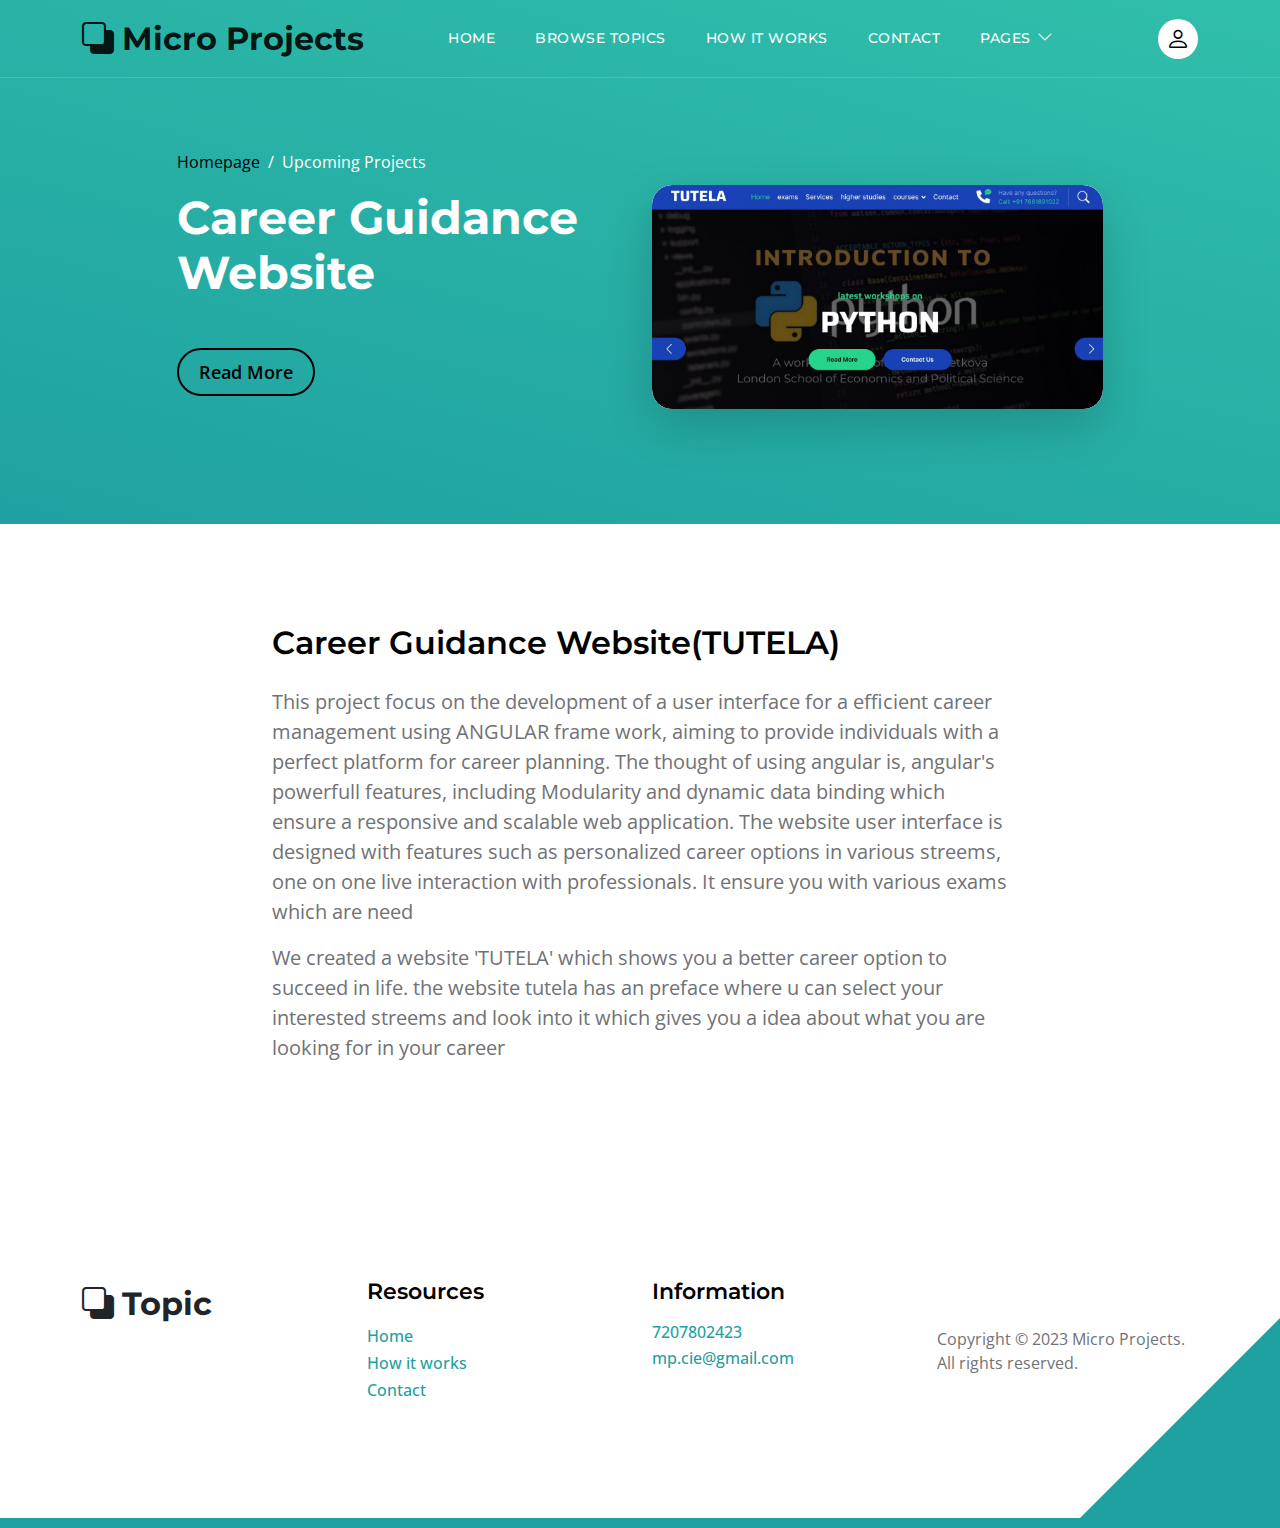
<file: careergui.html>
<!doctype html>
<html lang="en">
    <head>
        <meta charset="utf-8">
        <meta name="viewport" content="width=device-width, initial-scale=1">

        <meta name="description" content="">
        <meta name="author" content="">

        <title>Project Detail Page</title>

        <!-- CSS FILES -->        
        <link rel="preconnect" href="https://fonts.googleapis.com">
        
        <link rel="preconnect" href="https://fonts.gstatic.com" crossorigin>

        <link href="https://fonts.googleapis.com/css2?family=Montserrat:wght@500;600;700&family=Open+Sans&display=swap" rel="stylesheet">
                        
        <link href="css/bootstrap.min.css" rel="stylesheet">

        <link href="css/bootstrap-icons.css" rel="stylesheet">

        <link href="css/templatemo-topic-listing.css" rel="stylesheet">

    </head>
    
    <body id="top">

        <main>

            <nav class="navbar navbar-expand-lg">
                <div class="container">
                    <a class="navbar-brand" href="index.html">
                        <i class="bi-back"></i>
                        <span>Micro Projects</span>
                    </a>

                    <div class="d-lg-none ms-auto me-4">
                        <a href="#top" class="navbar-icon bi-person smoothscroll"></a>
                    </div>
    
                    <button class="navbar-toggler" type="button" data-bs-toggle="collapse" data-bs-target="#navbarNav" aria-controls="navbarNav" aria-expanded="false" aria-label="Toggle navigation">
                        <span class="navbar-toggler-icon"></span>
                    </button>
    
                    <div class="collapse navbar-collapse" id="navbarNav">
                        <ul class="navbar-nav ms-lg-5 me-lg-auto">
                            <li class="nav-item">
                                <a class="nav-link click-scroll" href="index.html#section_1">Home</a>
                            </li>

                            <li class="nav-item">
                                <a class="nav-link click-scroll" href="index.html#section_2">Browse Topics</a>
                            </li>
    
                            <li class="nav-item">
                                <a class="nav-link click-scroll" href="index.html#section_3">How it works</a>
                            </li>
    
                            <li class="nav-item">
                                <a class="nav-link click-scroll" href="index.html#section_5">Contact</a>
                            </li>

                            <li class="nav-item dropdown">
                                <a class="nav-link dropdown-toggle" href="#section_5" id="navbarLightDropdownMenuLink" role="button" data-bs-toggle="dropdown" aria-expanded="false">Pages</a>

                                <ul class="dropdown-menu dropdown-menu-light" aria-labelledby="navbarLightDropdownMenuLink">
                                    <li><a class="dropdown-item" href="topics-listing.html">Topics Listing</a></li>

                                    <li><a class="dropdown-item" href="contact.html">Contact Form</a></li>
                                </ul>
                            </li>
                        </ul>

                        <div class="d-none d-lg-block">
                            <a href="#top" class="navbar-icon bi-person smoothscroll"></a>
                        </div>
                    </div>
                </div>
            </nav>
            

            <header class="site-header d-flex flex-column justify-content-center align-items-center">
                <div class="container">
                    <div class="row justify-content-center align-items-center">

                        <div class="col-lg-5 col-12 mb-5">
                            <nav aria-label="breadcrumb">
                                <ol class="breadcrumb">
                                    <li class="breadcrumb-item"><a href="index.html">Homepage</a></li>

                                    <li class="breadcrumb-item active" aria-current="page">Upcoming Projects</li>
                                </ol>
                            </nav>

                            <h2 class="text-white">Career Guidance <br> Website</h2>

                            <div class="d-flex align-items-center mt-5">
                                <a href="#topics-detail" class="btn custom-btn custom-border-btn smoothscroll me-4">Read More</a>
                            </div>
                        </div>

                        <div class="col-lg-5 col-12">
                            <div class="topics-detail-block bg-white shadow-lg">
                                <img src="images/Careergui.jpg" class="topics-detail-block-image img-fluid">
                            </div>
                        </div>

                    </div>
                </div>
            </header>


            <section class="topics-detail-section section-padding" id="topics-detail">
                <div class="container">
                    <div class="row">

                        <div class="col-lg-8 col-12 m-auto">
                            <h3 class="mb-4">Career Guidance Website(TUTELA)</h3>

                            <p>This project focus on the development of a user interface for a efficient
                                career management using ANGULAR frame work, aiming to provide
                                individuals with a perfect platform for career planning. The thought of using
                                angular is, angular's powerfull features, including Modularity and dynamic
                                data binding which ensure a responsive and scalable web application. The
                                website user interface is designed with features such as personalized career
                                options in various streems, one on one live interaction with professionals. It
                                ensure you with various exams which are need</p>

                            <p>We created a website 'TUTELA' which shows you a
                                better career option to succeed in life. the website tutela has an preface where u can
                                select your interested streems and look into it which gives you a idea about what you
                                are looking for in your career
                            </p>

                            
                        </div>

                    </div>
                </div>
            </section>


            
        </main>
		
        <footer class="site-footer section-padding">
            <div class="container">
                <div class="row">

                    <div class="col-lg-3 col-12 mb-4 pb-2">
                        <a class="navbar-brand mb-2" href="index.html">
                            <i class="bi-back"></i>
                            <span>Topic</span>
                        </a>
                    </div>

                    <div class="col-lg-3 col-md-4 col-6">
                        <h6 class="site-footer-title mb-3">Resources</h6>

                        <ul class="site-footer-links">
                            <li class="site-footer-link-item">
                                <a href="#" class="site-footer-link">Home</a>
                            </li>

                            <li class="site-footer-link-item">
                                <a href="#" class="site-footer-link">How it works</a>
                            </li>

                            <!-- <li class="site-footer-link-item">
                                <a href="#" class="site-footer-link">FAQs</a>
                            </li> -->

                            <li class="site-footer-link-item">
                                <a href="#" class="site-footer-link">Contact</a>
                            </li>
                        </ul>
                    </div>

                    <div class="col-lg-3 col-md-4 col-6 mb-4 mb-lg-0">
                        <h6 class="site-footer-title mb-3">Information</h6>

                        <p class="text-white d-flex mb-1">
                            <a href="tel: 305-240-9671" class="site-footer-link">
                                7207802423
                            </a>
                        </p>

                        <p class="text-white d-flex">
                            <a href="mailto:info@company.com" class="site-footer-link">
                                mp.cie@gmail.com
                            </a>
                        </p>
                    </div>

                    <div class="col-lg-3 col-md-4 col-12 mt-4 mt-lg-0 ms-auto">
                        <p class="copyright-text mt-lg-5 mt-4">Copyright © 2023 Micro Projects. All rights reserved.
                        </p>                        
                    </div>

                </div>
            </div>
        </footer>

        <!-- JAVASCRIPT FILES -->
        <script src="js/jquery.min.js"></script>
        <script src="js/bootstrap.bundle.min.js"></script>
        <script src="js/jquery.sticky.js"></script>
        <script src="js/custom.js"></script>

    </body>
</html>
</file>
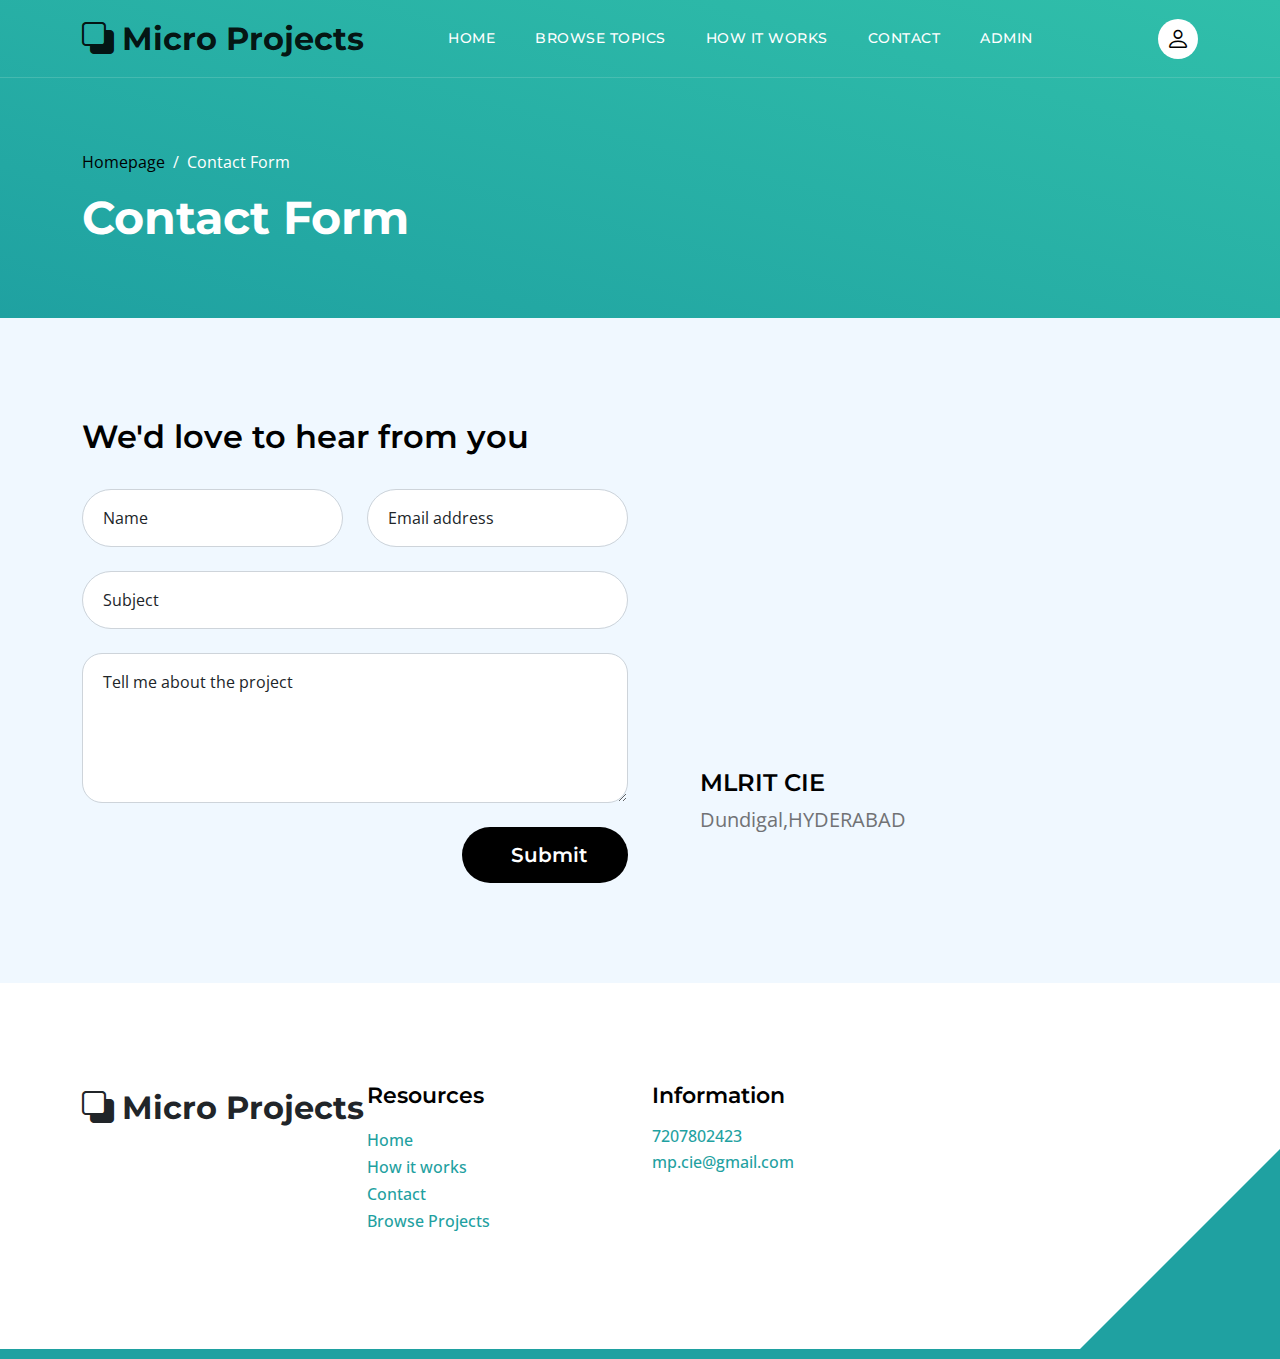
<file: contact.html>
<!doctype html>
<html lang="en">
    <head>
        <meta charset="utf-8">
        <meta name="viewport" content="width=device-width, initial-scale=1">

        <meta name="description" content="">
        <meta name="author" content="">

        <title>Suggestions</title>

        <!-- CSS FILES -->        
        <link rel="preconnect" href="https://fonts.googleapis.com">
        
        <link rel="preconnect" href="https://fonts.gstatic.com" crossorigin>

        <link href="https://fonts.googleapis.com/css2?family=Montserrat:wght@500;600;700&family=Open+Sans&display=swap" rel="stylesheet">
                        
        <link href="css/bootstrap.min.css" rel="stylesheet">

        <link href="css/bootstrap-icons.css" rel="stylesheet">

        <link href="css/templatemo-topic-listing.css" rel="stylesheet">

    </head>
    
    <body class="topics-listing-page" id="top">

        <main>

            <nav class="navbar navbar-expand-lg">
                <div class="container">
                    <a class="navbar-brand" href="index.html">
                        <i class="bi-back"></i>
                        <span>Micro Projects</span>
                    </a>

                    <div class="d-lg-none ms-auto me-4">
                        <a href="#top" class="navbar-icon bi-person smoothscroll"></a>
                    </div>
    
                    <button class="navbar-toggler" type="button" data-bs-toggle="collapse" data-bs-target="#navbarNav" aria-controls="navbarNav" aria-expanded="false" aria-label="Toggle navigation">
                        <span class="navbar-toggler-icon"></span>
                    </button>
    
                    <div class="collapse navbar-collapse" id="navbarNav">
                        <ul class="navbar-nav ms-lg-5 me-lg-auto">
                            <li class="nav-item">
                                <a class="nav-link click-scroll" href="index.html#section_1">Home</a>
                            </li>

                            <li class="nav-item">
                                <a class="nav-link click-scroll" href="index.html#section_2">Browse Topics</a>
                            </li>
    
                            <li class="nav-item">
                                <a class="nav-link click-scroll" href="index.html#section_3">How it works</a>
                            </li>
    
                            <li class="nav-item">
                                <a class="nav-link click-scroll" href="index.html#section_5">Contact</a>
                            </li>

                            <li class="nav-item">
                                <a class="nav-link click-scroll" href="login.html">Admin</a>
                            </li>
                        </ul>

                        <div class="d-none d-lg-block">
                            <a href="#top" class="navbar-icon bi-person smoothscroll"></a>
                        </div>
                    </div>
                </div>
            </nav>


            <header class="site-header d-flex flex-column justify-content-center align-items-center">
                <div class="container">
                    <div class="row align-items-center">

                        <div class="col-lg-5 col-12">
                            <nav aria-label="breadcrumb">
                                <ol class="breadcrumb">
                                    <li class="breadcrumb-item"><a href="index.html">Homepage</a></li>

                                    <li class="breadcrumb-item active" aria-current="page">Contact Form</li>
                                </ol>
                            </nav>

                            <h2 class="text-white">Contact Form</h2>
                        </div>

                    </div>
                </div>
            </header>


            <section class="section-padding section-bg">
                <div class="container">
                    <div class="row">

                        <div class="col-lg-12 col-12">
                            <h3 class="mb-4 pb-2">We'd love to hear from you</h3>
                        </div>

                        <div class="col-lg-6 col-12">
                            <form action="" method="post" class="custom-form contact-form" role="form">
                                <div class="row">
                                    <div class="col-lg-6 col-md-6 col-12">
                                        <div class="form-floating">
                                            <input type="text" name="name" id="name" class="form-control" placeholder="Name" required="">
                                            
                                            <label for="floatingInput">Name</label>
                                        </div>
                                    </div>

                                    <div class="col-lg-6 col-md-6 col-12"> 
                                        <div class="form-floating">
                                            <input type="email" name="email" id="email" pattern="[^ @]*@[^ @]*" class="form-control" placeholder="Email address" required="">
                                            
                                            <label for="floatingInput">Email address</label>
                                        </div>
                                    </div>

                                    <div class="col-lg-12 col-12">
                                        <div class="form-floating">
                                            <input type="text" name="subject" id="name" class="form-control" placeholder="Name" required="">
                                            
                                            <label for="floatingInput">Subject</label>
                                        </div>

                                        <div class="form-floating">
                                            <textarea class="form-control" id="message" name="message" placeholder="Tell me about the project"></textarea>
                                            
                                            <label for="floatingTextarea">Tell me about the project</label>
                                        </div>
                                    </div>

                                    <div class="col-lg-4 col-12 ms-auto">
                                        <button id="contactfrm" type="button" class="form-control">Submit</button>
                                    </div>

                                </div>
                            </form>
                        </div>

                        <div class="col-lg-5 col-12 mx-auto mt-5 mt-lg-0">
                            <iframe class="google-map" src="https://www.google.com/maps/embed?pb=!1m18!1m12!1m3!1d72391.48330616458!2d78.39076695619717!3d17.526184110894405!2m3!1f0!2f0!3f0!3m2!1i1024!2i768!4f13.1!3m3!1m2!1s0x3bcb8f3a482cdd45%3A0xe6e64fd6f4bb6256!2sMLRIT%20CIE!5e0!3m2!1sen!2sin!4v1700985861252!5m2!1sen!2sin" width="100%" height="250" style="border:0;" allowfullscreen="" loading="lazy" referrerpolicy="no-referrer-when-downgrade"></iframe>

                            <h5 class="mt-4 mb-2">MLRIT CIE</h5>

                            <p>Dundigal,HYDERABAD</p>
                        </div>

                    </div>
                </div>
            </section>
        </main>

        <footer class="site-footer section-padding">
            <div class="container">
                <div class="row">

                    <div class="col-lg-3 col-12 mb-4 pb-2">
                        <a class="navbar-brand mb-2" href="index.html">
                            <i class="bi-back"></i>
                            <span>Micro Projects</span>
                        </a>
                    </div>

                    <div class="col-lg-3 col-md-4 col-6">
                        <h6 class="site-footer-title mb-3">Resources</h6>

                        <ul class="site-footer-links">
                            <li class="site-footer-link-item">
                                <a href="index.html" class="site-footer-link">Home</a>
                            </li>

                            <li class="site-footer-link-item">
                                <a href="index.html#section_3" class="site-footer-link">How it works</a>
                            </li>

                            <li class="site-footer-link-item">
                                <a href="index.html#section_4" class="site-footer-link">Contact</a>
                            </li>

                            <li class="site-footer-link-item">
                                <a href="index.html#section_2" class="site-footer-link">Browse Projects</a>
                            </li>
                        </ul>
                    </div>

                    <div class="col-lg-3 col-md-4 col-6 mb-4 mb-lg-0">
                        <h6 class="site-footer-title mb-3">Information</h6>

                        <p class="text-white d-flex mb-1">
                            <a href="tel: 305-240-9671" class="site-footer-link">
                                7207802423
                            </a>
                        </p>

                        <p class="text-white d-flex">
                            <a href="mailto:info@company.com" class="site-footer-link">
                                mp.cie@gmail.com
                            </a>
                        </p>
                    </div>

                    <!-- <div class="col-lg-3 col-md-4 col-12 mt-4 mt-lg-0 ms-auto">
                        <p class="copyright-text mt-lg-5 mt-4">Copyright © 2023 Micro Projects. All rights reserved.
                        </p>                        
                    </div> -->

                </div>
            </div>
        </footer>

        <!-- JAVASCRIPT FILES -->
        <script src="js/jquery.min.js"></script>
        <script src="js/bootstrap.bundle.min.js"></script>
        <script src="js/jquery.sticky.js"></script>
        <script src="js/custom.js"></script>

    </body>
</html>
</file>
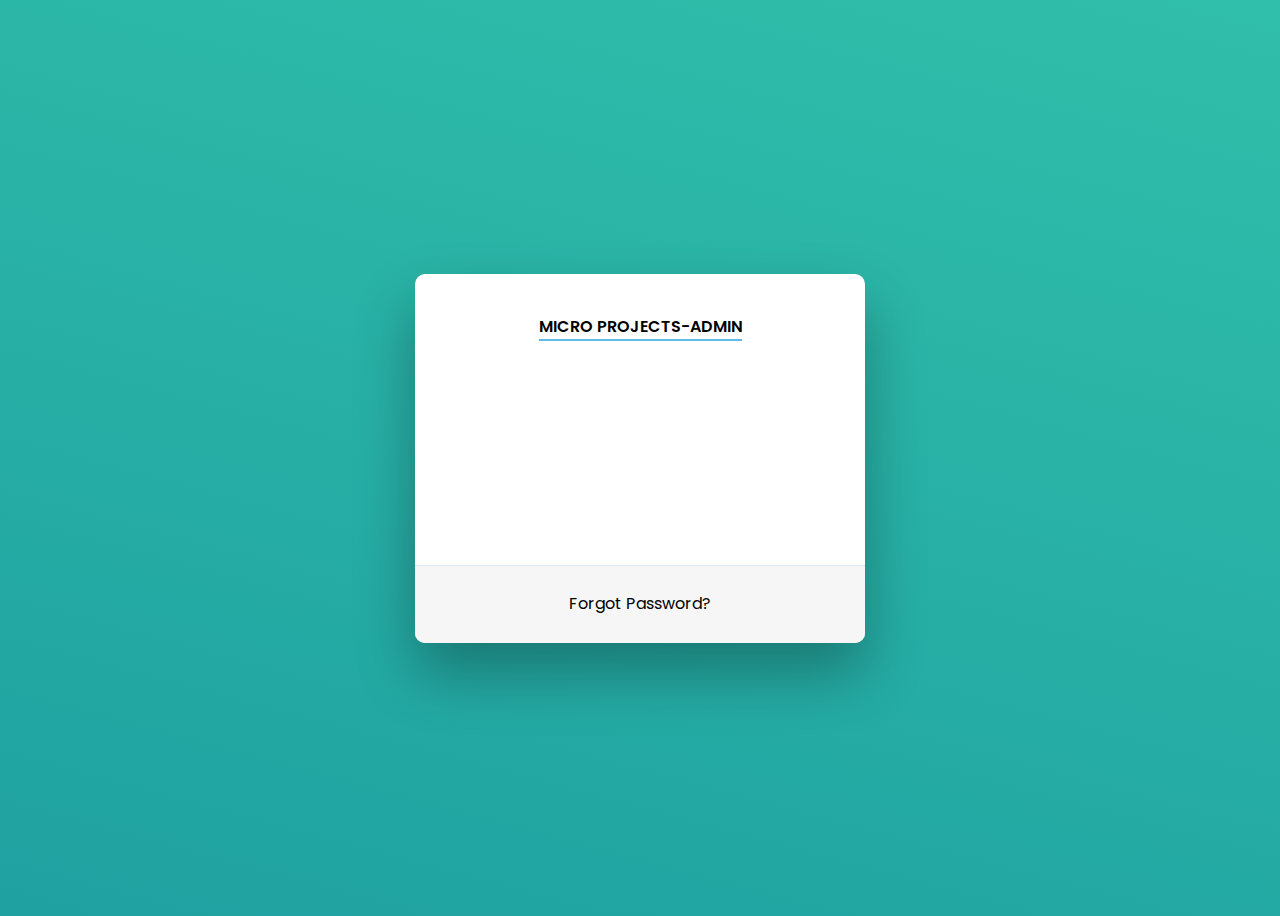
<file: login.html>
<!DOCTYPE html>
<html lang="en">
<head>
    <meta charset="UTF-8">
    <meta name="viewport" content="width=device-width, initial-scale=1.0">
    <title>Login</title>
    <link rel="stylesheet" href="./css/login.css">
</head>
<body>


    <div class="wrapper fadeInDown">
        <div id="formContent">
          <!-- Tabs Titles -->
          <a href="index.html" class="active" id="logo"> Micro Projects-ADMIN</a>
      
          <!-- Login Form -->
          <form>
            <input type="text" id="login" class="fadeIn second" name="login" placeholder="username">
            <input type="text" id="password" class="fadeIn third" name="login" placeholder="password">
            <input type="submit" id="hello" class="fadeIn fourth" value="Log In">
          </form>
      
          <!-- Remind Passowrd -->
          <div id="formFooter">
            <a class="underlineHover" href="ComingSoon.html">Forgot Password?</a>
          </div>
      
        </div>
      </div>


      <script src="./js/custom.js"></script>

</body>
</html>
</file>
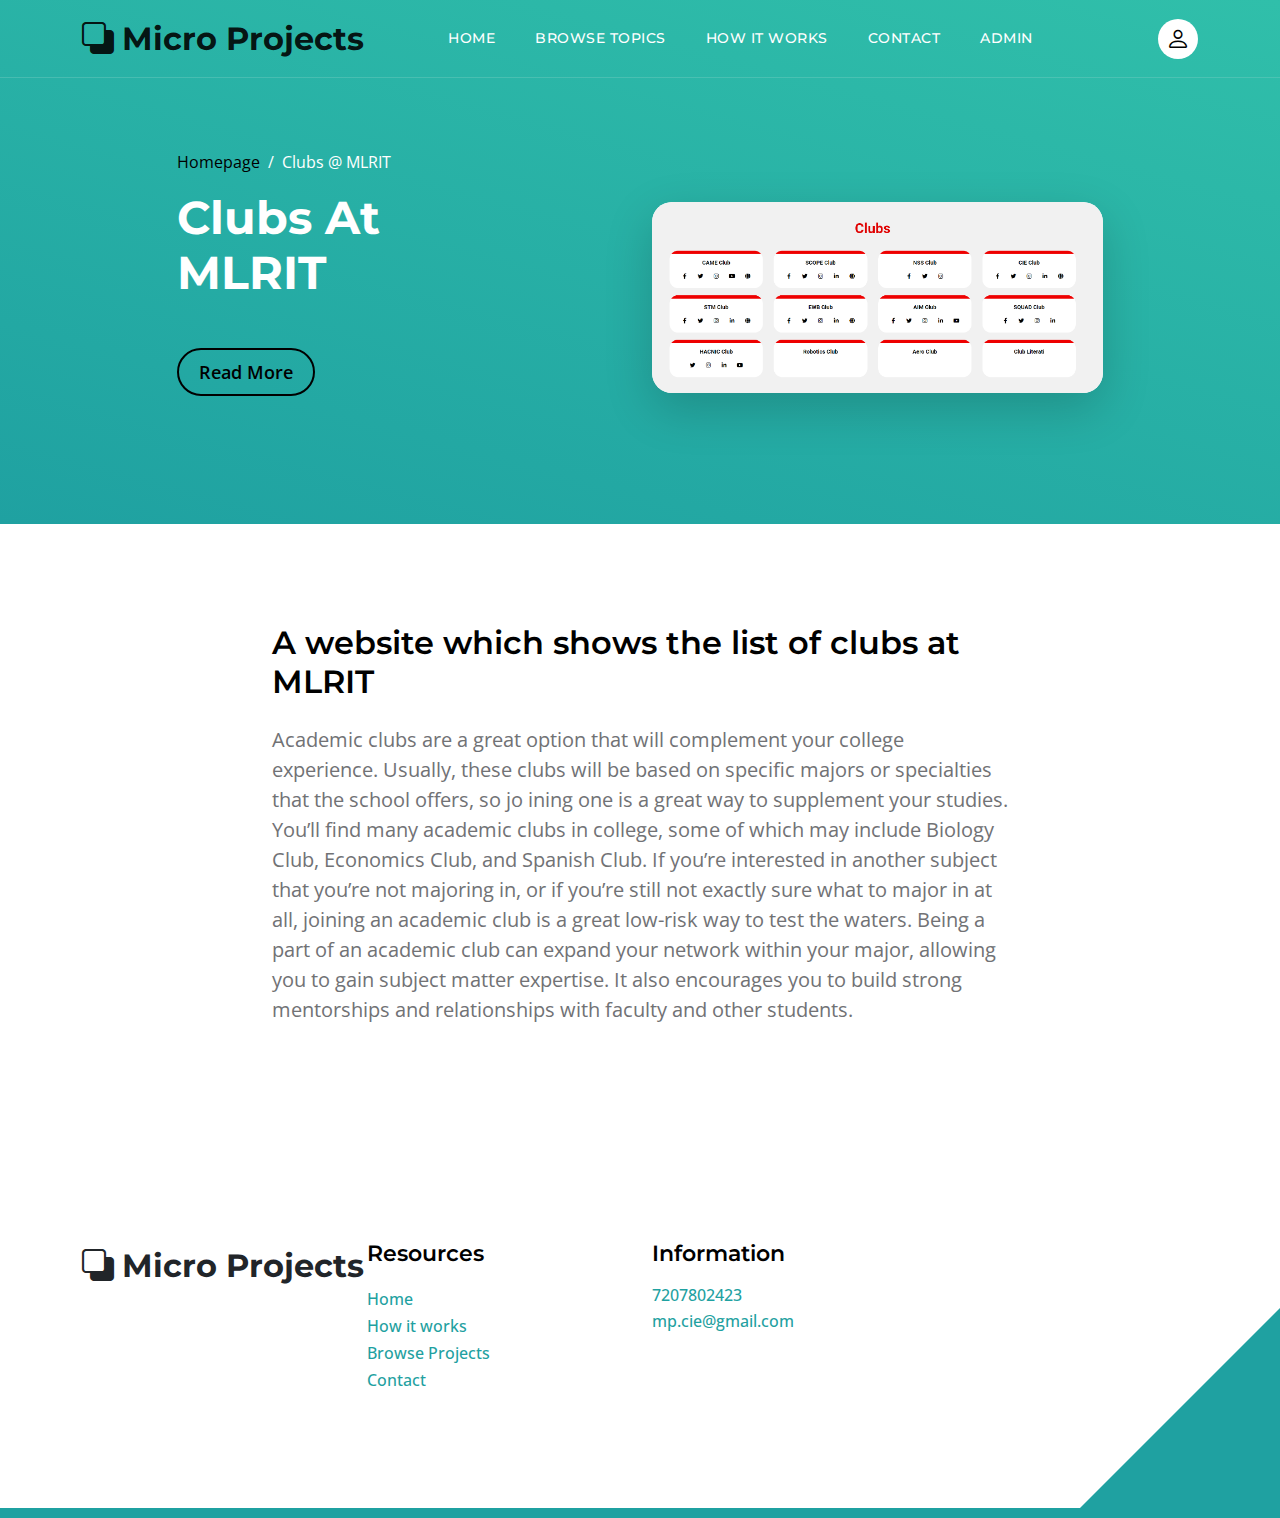
<file: MLRITclubs.html>
<!doctype html>
<html lang="en">
    <head>
        <meta charset="utf-8">
        <meta name="viewport" content="width=device-width, initial-scale=1">

        <meta name="description" content="">
        <meta name="author" content="">

        <title>Project Detail Page</title>

        <!-- CSS FILES -->        
        <link rel="preconnect" href="https://fonts.googleapis.com">
        
        <link rel="preconnect" href="https://fonts.gstatic.com" crossorigin>

        <link href="https://fonts.googleapis.com/css2?family=Montserrat:wght@500;600;700&family=Open+Sans&display=swap" rel="stylesheet">
                        
        <link href="css/bootstrap.min.css" rel="stylesheet">

        <link href="css/bootstrap-icons.css" rel="stylesheet">

        <link href="css/templatemo-topic-listing.css" rel="stylesheet">

    </head>
    
    <body id="top">

        <main>

            <nav class="navbar navbar-expand-lg">
                <div class="container">
                    <a class="navbar-brand" href="index.html">
                        <i class="bi-back"></i>
                        <span>Micro Projects</span>
                    </a>

                    <div class="d-lg-none ms-auto me-4">
                        <a href="#top" class="navbar-icon bi-person smoothscroll"></a>
                    </div>
    
                    <button class="navbar-toggler" type="button" data-bs-toggle="collapse" data-bs-target="#navbarNav" aria-controls="navbarNav" aria-expanded="false" aria-label="Toggle navigation">
                        <span class="navbar-toggler-icon"></span>
                    </button>
    
                    <div class="collapse navbar-collapse" id="navbarNav">
                        <ul class="navbar-nav ms-lg-5 me-lg-auto">
                            <li class="nav-item">
                                <a class="nav-link click-scroll" href="index.html#section_1">Home</a>
                            </li>

                            <li class="nav-item">
                                <a class="nav-link click-scroll" href="index.html#section_2">Browse Topics</a>
                            </li>
    
                            <li class="nav-item">
                                <a class="nav-link click-scroll" href="index.html#section_3">How it works</a>
                            </li>
    
                            <li class="nav-item">
                                <a class="nav-link click-scroll" href="index.html#section_5">Contact</a>
                            </li>
                            
                            <li class="nav-item">
                                <a class="nav-link click-scroll" href="login.html">Admin</a>
                            </li>

                        </ul>

                        <div class="d-none d-lg-block">
                            <a href="login.html" class="navbar-icon bi-person smoothscroll"></a>
                        </div>
                    </div>
                </div>
            </nav>
            

            <header class="site-header d-flex flex-column justify-content-center align-items-center">
                <div class="container">
                    <div class="row justify-content-center align-items-center">

                        <div class="col-lg-5 col-12 mb-5">
                            <nav aria-label="breadcrumb">
                                <ol class="breadcrumb">
                                    <li class="breadcrumb-item"><a href="index.html">Homepage</a></li>

                                    <li class="breadcrumb-item active" aria-current="page">Clubs @ MLRIT</li>
                                </ol>
                            </nav>

                            <h2 class="text-white">Clubs At <br> MLRIT</h2>

                            <div class="d-flex align-items-center mt-5">
                                <a href="#topics-detail" class="btn custom-btn custom-border-btn smoothscroll me-4">Read More</a>
                            </div>
                        </div>

                        <div class="col-lg-5 col-12">
                            <div class="topics-detail-block bg-white shadow-lg">
                                <img src="images/clubs.png" class="topics-detail-block-image img-fluid">
                            </div>
                        </div>

                    </div>
                </div>
            </header>


            <section class="topics-detail-section section-padding" id="topics-detail">
                <div class="container">
                    <div class="row">

                        <div class="col-lg-8 col-12 m-auto">
                            <h3 class="mb-4">A website which shows the list of clubs at MLRIT</h3>

                            <p>Academic clubs are a great option that will complement your college experience. Usually, these clubs will be based on specific majors or specialties that the school offers, so jo ining one is a great way to supplement your studies. 
                                You’ll find many academic clubs in college, some of which may include Biology Club, Economics Club, and Spanish Club. If you’re interested in another subject that you’re not majoring in, or if you’re still not exactly sure what to major in at all, joining an academic club is a great low-risk way to test the waters. 
                                Being a part of an academic club can expand your network within your major, allowing you to gain subject matter expertise. It also encourages you to build strong mentorships and relationships with faculty and other students. 
                            </p>
                        </div>

                    </div>
                </div>
            </section>


            
        </main>
		
        <footer class="site-footer section-padding">
            <div class="container">
                <div class="row">

                    <div class="col-lg-3 col-12 mb-4 pb-2">
                        <a class="navbar-brand mb-2" href="index.html">
                            <i class="bi-back"></i>
                            <span>Micro Projects</span>
                        </a>
                    </div>

                    <div class="col-lg-3 col-md-4 col-6">
                        <h6 class="site-footer-title mb-3">Resources</h6>

                        <ul class="site-footer-links">
                            <li class="site-footer-link-item">
                                <a href="index.html" class="site-footer-link">Home</a>
                            </li>

                            <li class="site-footer-link-item">
                                <a href="index.html#section_3" class="site-footer-link">How it works</a>
                            </li>

                            <li class="site-footer-link-item">
                                <a href="index.html#section_2" class="site-footer-link">Browse Projects</a>
                            </li>

                            <li class="site-footer-link-item">
                                <a href="index.html#section_5" class="site-footer-link">Contact</a>
                            </li>
                        </ul>
                    </div>

                    <div class="col-lg-3 col-md-4 col-6 mb-4 mb-lg-0">
                        <h6 class="site-footer-title mb-3">Information</h6>

                        <p class="text-white d-flex mb-1">
                            <a href="tel: 305-240-9671" class="site-footer-link">
                                7207802423
                            </a>
                        </p>

                        <p class="text-white d-flex">
                            <a href="mailto:info@company.com" class="site-footer-link">
                                mp.cie@gmail.com
                            </a>
                        </p>
                    </div>

                    <!-- <div class="col-lg-3 col-md-4 col-12 mt-4 mt-lg-0 ms-auto">
                        <p class="copyright-text mt-lg-5 mt-4">Copyright © 2023 Micro Projects. All rights reserved.
                        </p>                        
                    </div> -->

                </div>
            </div>
        </footer>

        <!-- JAVASCRIPT FILES -->
        <script src="js/jquery.min.js"></script>
        <script src="js/bootstrap.bundle.min.js"></script>
        <script src="js/jquery.sticky.js"></script>
        <script src="js/custom.js"></script>

    </body>
</html>
</file>
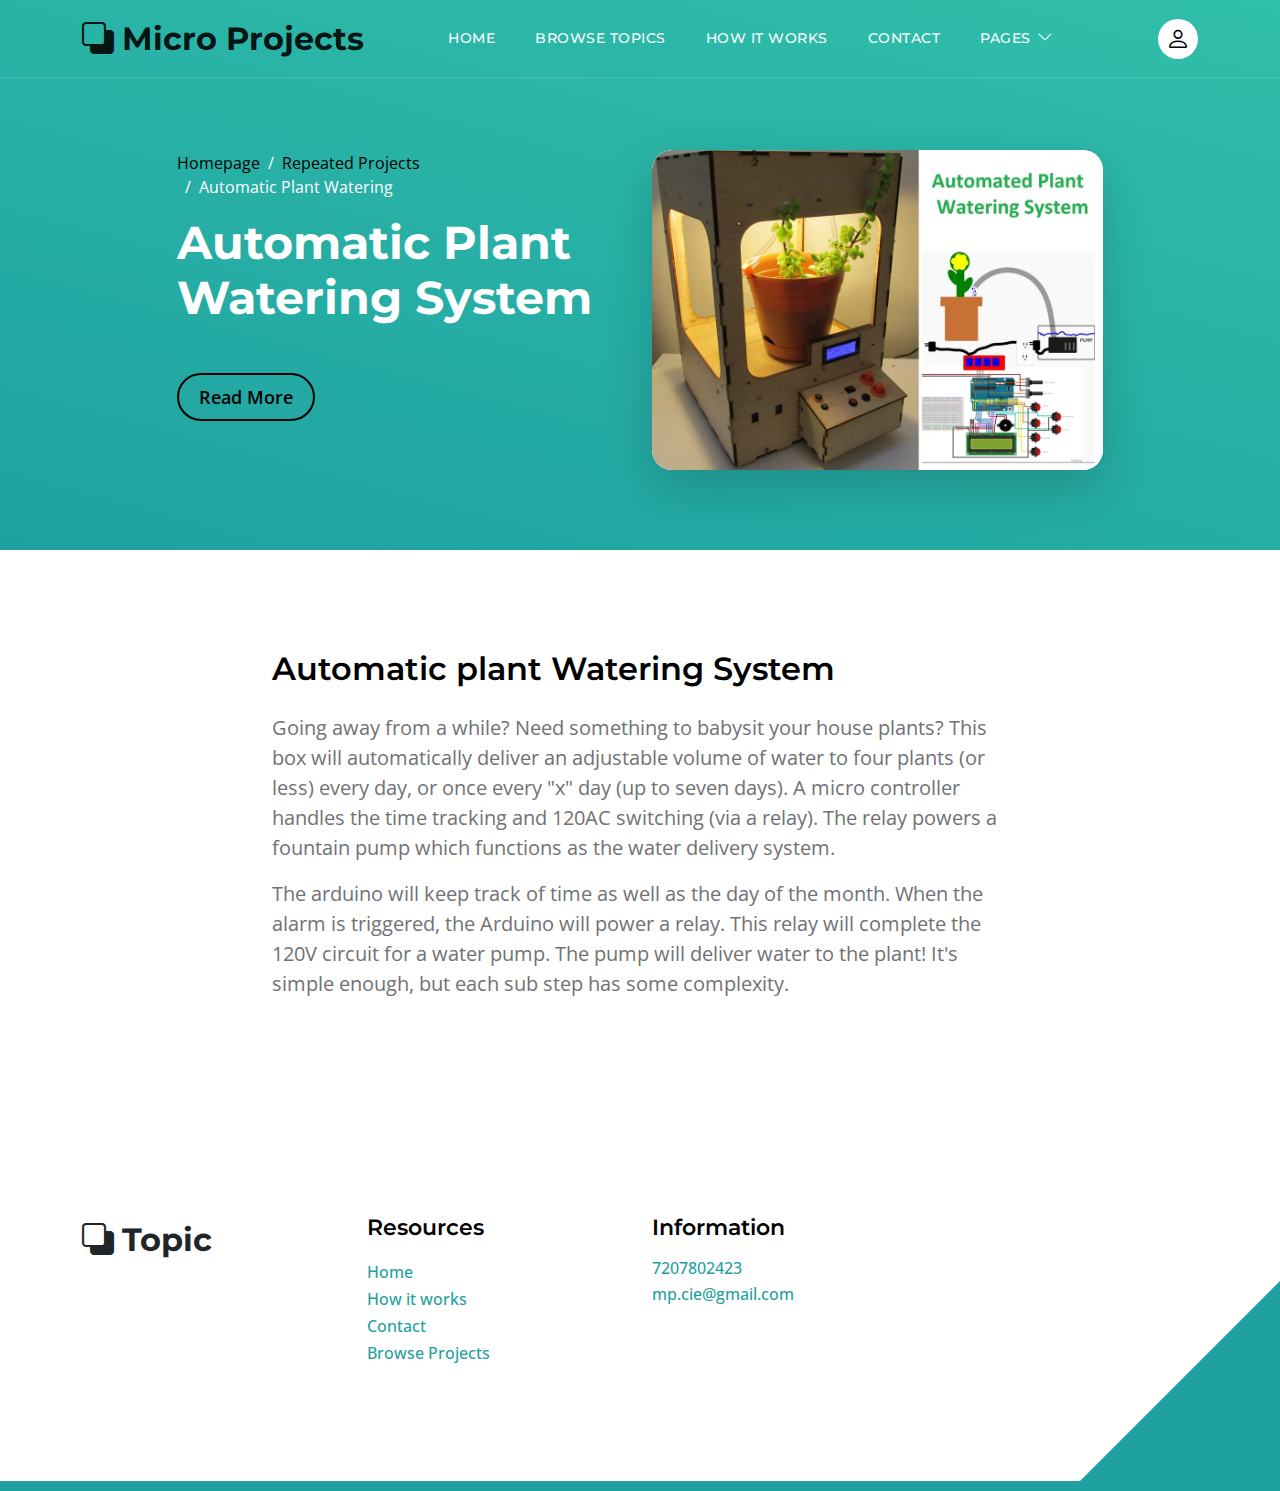
<file: plantw.html>
<!doctype html>
<html lang="en">
    <head>
        <meta charset="utf-8">
        <meta name="viewport" content="width=device-width, initial-scale=1">

        <meta name="description" content="">
        <meta name="author" content="">

        <title>Automatic Plant Watering System</title>

        <!-- CSS FILES -->        
        <link rel="preconnect" href="https://fonts.googleapis.com">
        
        <link rel="preconnect" href="https://fonts.gstatic.com" crossorigin>

        <link href="https://fonts.googleapis.com/css2?family=Montserrat:wght@500;600;700&family=Open+Sans&display=swap" rel="stylesheet">
                        
        <link href="css/bootstrap.min.css" rel="stylesheet">

        <link href="css/bootstrap-icons.css" rel="stylesheet">

        <link href="css/templatemo-topic-listing.css" rel="stylesheet">

    </head>
    
    <body id="top">

        <main>

            <nav class="navbar navbar-expand-lg">
                <div class="container">
                    <a class="navbar-brand" href="index.html">
                        <i class="bi-back"></i>
                        <span>Micro Projects</span>
                    </a>

                    <div class="d-lg-none ms-auto me-4">
                        <a href="#top" class="navbar-icon bi-person smoothscroll"></a>
                    </div>
    
                    <button class="navbar-toggler" type="button" data-bs-toggle="collapse" data-bs-target="#navbarNav" aria-controls="navbarNav" aria-expanded="false" aria-label="Toggle navigation">
                        <span class="navbar-toggler-icon"></span>
                    </button>
    
                    <div class="collapse navbar-collapse" id="navbarNav">
                        <ul class="navbar-nav ms-lg-5 me-lg-auto">
                            <li class="nav-item">
                                <a class="nav-link click-scroll" href="index.html#section_1">Home</a>
                            </li>

                            <li class="nav-item">
                                <a class="nav-link click-scroll" href="index.html#section_2">Browse Topics</a>
                            </li>
    
                            <li class="nav-item">
                                <a class="nav-link click-scroll" href="index.html#section_3">How it works</a>
                            </li>
    
                            <li class="nav-item">
                                <a class="nav-link click-scroll" href="index.html#section_5">Contact</a>
                            </li>

                            <li class="nav-item dropdown">
                                <a class="nav-link dropdown-toggle" href="#section_5" id="navbarLightDropdownMenuLink" role="button" data-bs-toggle="dropdown" aria-expanded="false">Pages</a>

                                <ul class="dropdown-menu dropdown-menu-light" aria-labelledby="navbarLightDropdownMenuLink">
                                    <li><a class="dropdown-item" href="topics-listing.html">Topics Listing</a></li>

                                    <li><a class="dropdown-item" href="contact.html">Contact Form</a></li>
                                </ul>
                            </li>
                        </ul>

                        <div class="d-none d-lg-block">
                            <a href="#top" class="navbar-icon bi-person smoothscroll"></a>
                        </div>
                    </div>
                </div>
            </nav>
            

            <header class="site-header d-flex flex-column justify-content-center align-items-center">
                <div class="container">
                    <div class="row justify-content-center align-items-center">

                        <div class="col-lg-5 col-12 mb-5">
                            <nav aria-label="breadcrumb">
                                <ol class="breadcrumb">
                                    <li class="breadcrumb-item"><a href="index.html">Homepage</a></li>

                                    <li class="breadcrumb-item"><a href="repeated.html">Repeated Projects</a></li>

                                    <li class="breadcrumb-item active" aria-current="page">Automatic Plant Watering</li>
                                </ol>
                            </nav>

                            <h2 class="text-white">Automatic Plant <br> Watering System</h2>

                            <div class="d-flex align-items-center mt-5">
                                <a href="#topics-detail" class="btn custom-btn custom-border-btn smoothscroll me-4">Read More</a>
                            </div>
                        </div>

                        <div class="col-lg-5 col-12">
                            <div class="topics-detail-block bg-white shadow-lg">
                                <img src="images/topics/plant" class="topics-detail-block-image img-fluid">
                            </div>
                        </div>

                    </div>
                </div>
            </header>


            <section class="topics-detail-section section-padding" id="topics-detail">
                <div class="container">
                    <div class="row">

                        <div class="col-lg-8 col-12 m-auto">
                            <h3 class="mb-4">Automatic plant Watering System</h3>

                            <p> Going away from a while? Need something to babysit your house plants?
                                This box will automatically deliver an adjustable volume of water to four plants
                                 (or less) every day, or once every "x" day (up to seven days).
                                 A micro controller handles the time tracking and 120AC switching (via a relay).
                                 The relay powers a fountain pump which functions as the water delivery system.</p>

                            <p>The arduino will keep track of time as well as the day of the month. When the alarm is triggered,
                                 the Arduino will power a relay. This relay will complete the 120V circuit for a water pump. 
                                The pump will deliver water to the plant! It's simple enough, but each sub step has some complexity.
                            </p>

                            
                        </div>

                    </div>
                </div>
            </section>


            
        </main>
		
        <footer class="site-footer section-padding">
            <div class="container">
                <div class="row">

                    <div class="col-lg-3 col-12 mb-4 pb-2">
                        <a class="navbar-brand mb-2" href="index.html">
                            <i class="bi-back"></i>
                            <span>Topic</span>
                        </a>
                    </div>

                    <div class="col-lg-3 col-md-4 col-6">
                        <h6 class="site-footer-title mb-3">Resources</h6>

                        <ul class="site-footer-links">
                            <li class="site-footer-link-item">
                                <a href="index.html" class="site-footer-link">Home</a>
                            </li>

                            <li class="site-footer-link-item">
                                <a href="index.html#section_3" class="site-footer-link">How it works</a>
                            </li>

                            <li class="site-footer-link-item">
                                <a href="index.html#section_4" class="site-footer-link">Contact</a>
                            </li>

                            <li class="site-footer-link-item">
                                <a href="index.html#section_2" class="site-footer-link">Browse Projects</a>
                            </li>
                        </ul>
                    </div>

                    <div class="col-lg-3 col-md-4 col-6 mb-4 mb-lg-0">
                        <h6 class="site-footer-title mb-3">Information</h6>

                        <p class="text-white d-flex mb-1">
                            <a href="tel: 305-240-9671" class="site-footer-link">
                                7207802423
                            </a>
                        </p>

                        <p class="text-white d-flex">
                            <a href="mailto:info@company.com" class="site-footer-link">
                                mp.cie@gmail.com
                            </a>
                        </p>
                    </div>

                    <!-- <div class="col-lg-3 col-md-4 col-12 mt-4 mt-lg-0 ms-auto">
                        <p class="copyright-text mt-lg-5 mt-4">Copyright © 2023 Micro Projects. All rights reserved.
                        </p>                        
                    </div> -->

                </div>
            </div>
        </footer>

        <!-- JAVASCRIPT FILES -->
        <script src="js/jquery.min.js"></script>
        <script src="js/bootstrap.bundle.min.js"></script>
        <script src="js/jquery.sticky.js"></script>
        <script src="js/custom.js"></script>

    </body>
</html>
</file>
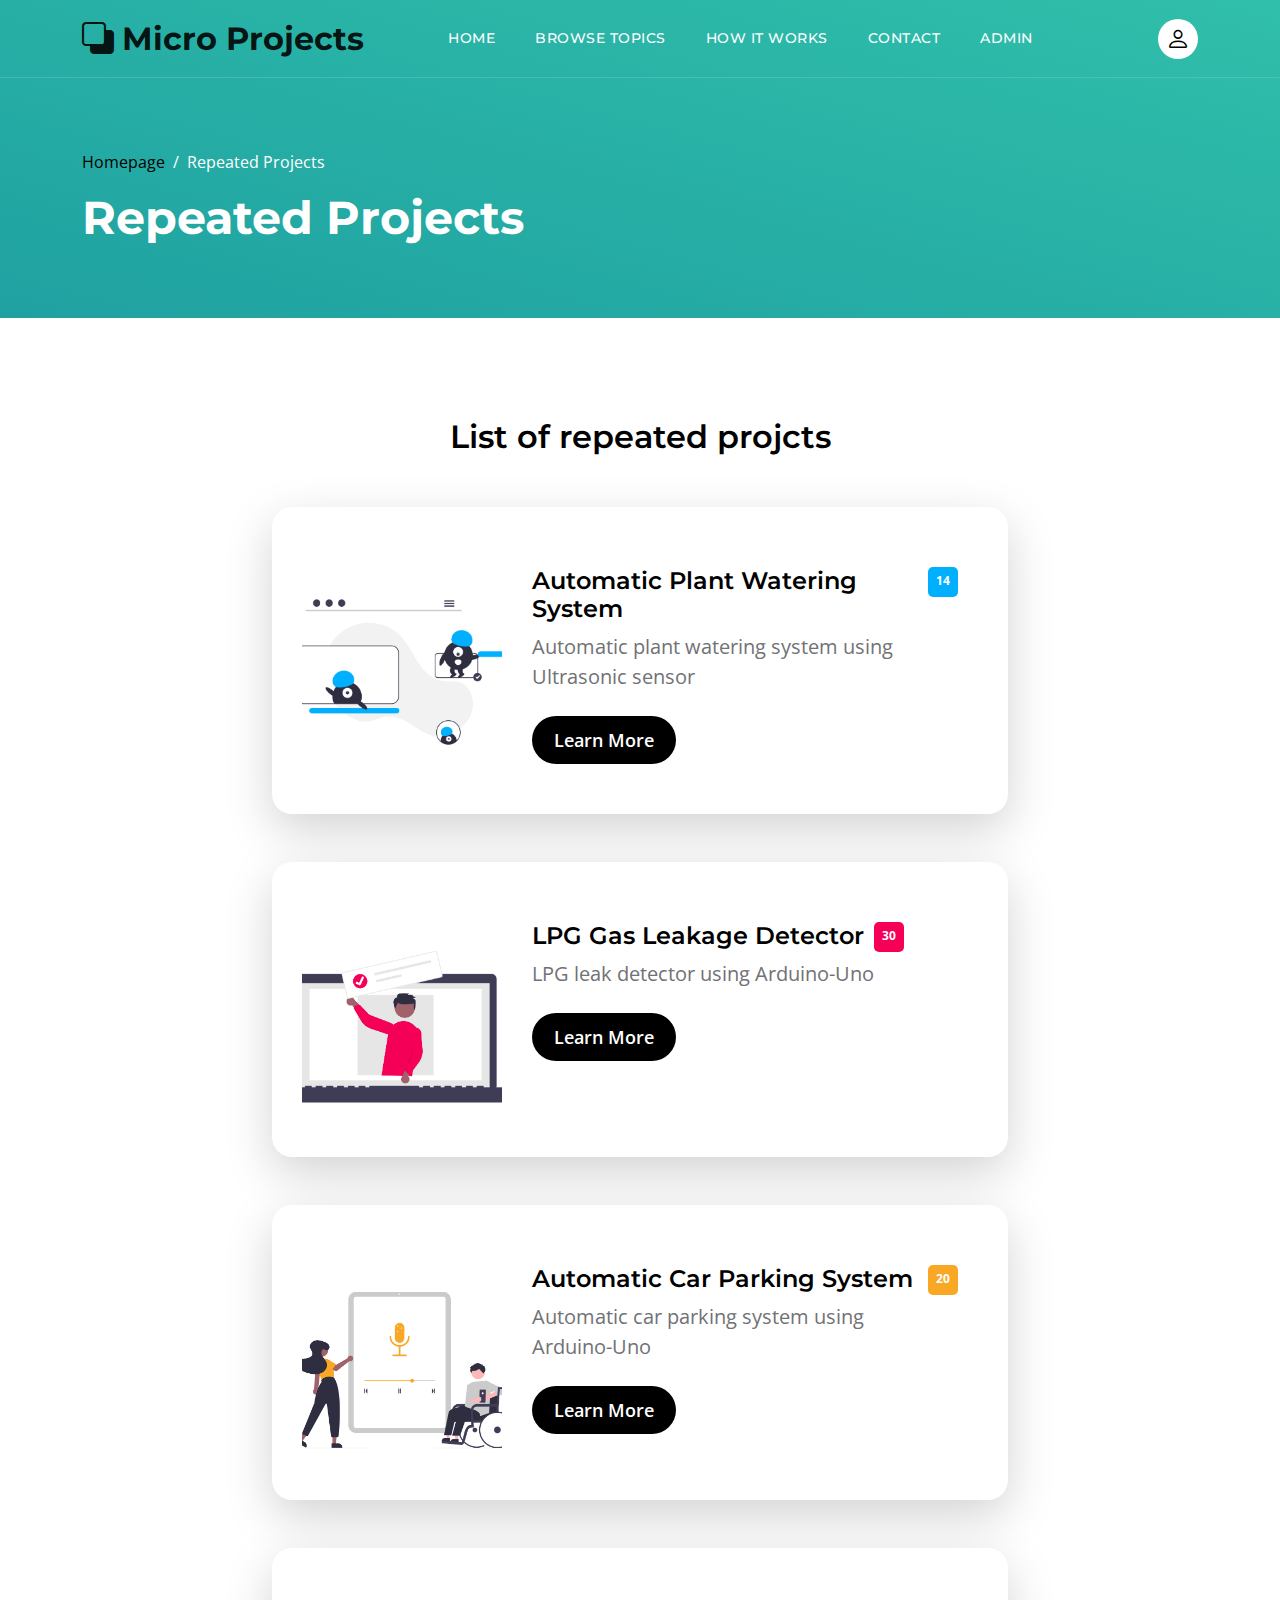
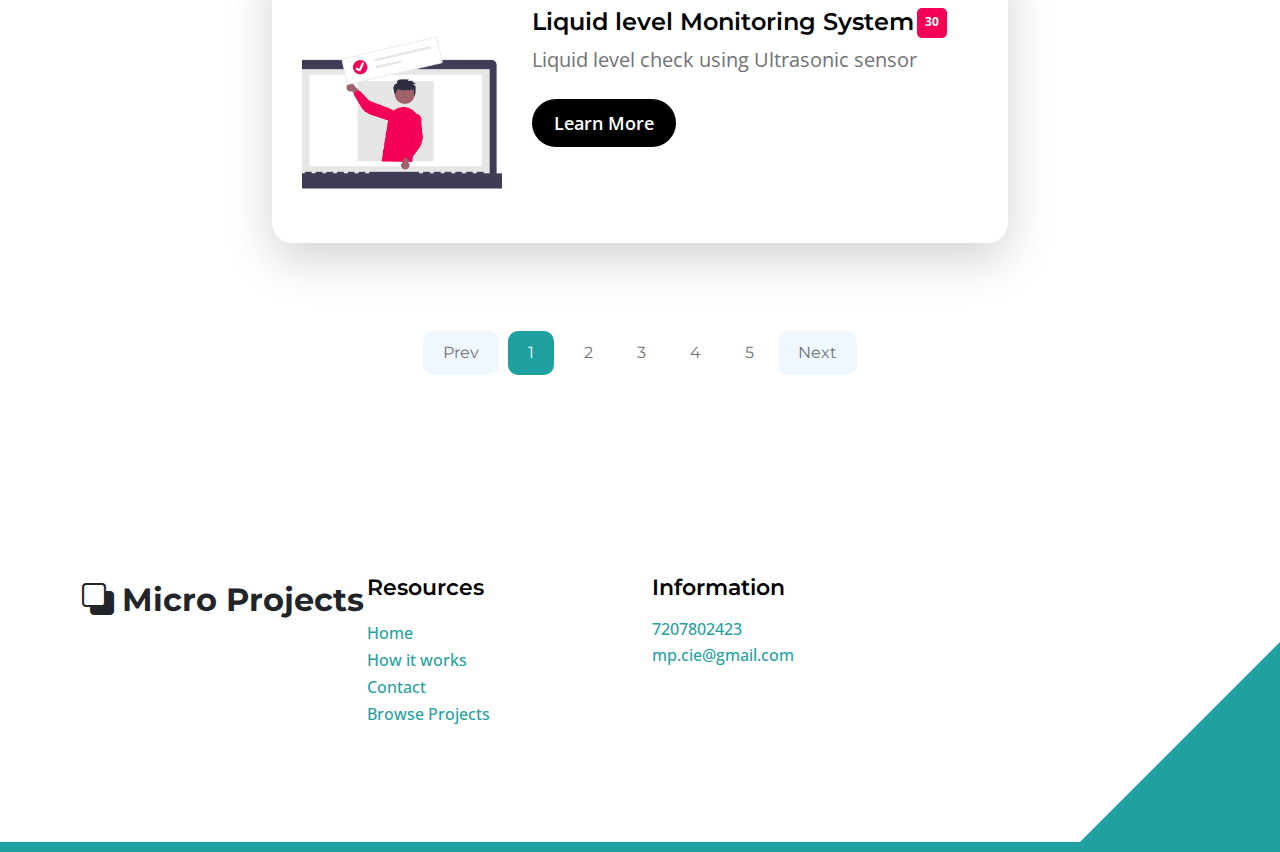
<file: repeated.html>
<!doctype html>
<html lang="en">
    <head>
        <meta charset="utf-8">
        <meta name="viewport" content="width=device-width, initial-scale=1">

        <meta name="description" content="">
        <meta name="author" content="">

        <title>Repeated Projects</title>

        <!-- CSS FILES -->        
        <link rel="preconnect" href="https://fonts.googleapis.com">
        
        <link rel="preconnect" href="https://fonts.gstatic.com" crossorigin>

        <link href="https://fonts.googleapis.com/css2?family=Montserrat:wght@500;600;700&family=Open+Sans&display=swap" rel="stylesheet">
                        
        <link href="css/bootstrap.min.css" rel="stylesheet">

        <link href="css/bootstrap-icons.css" rel="stylesheet">

        <link href="css/templatemo-topic-listing.css" rel="stylesheet">

    </head>
    
    <body class="topics-listing-page" id="top">

        <main>

            <nav class="navbar navbar-expand-lg">
                <div class="container">
                    <a class="navbar-brand" href="index.html">
                        <i class="bi-back"></i>
                        <span>Micro Projects</span>
                    </a>

                    <div class="d-lg-none ms-auto me-4">
                        <a href="#top" class="navbar-icon bi-person smoothscroll"></a>
                    </div>
    
                    <button class="navbar-toggler" type="button" data-bs-toggle="collapse" data-bs-target="#navbarNav" aria-controls="navbarNav" aria-expanded="false" aria-label="Toggle navigation">
                        <span class="navbar-toggler-icon"></span>
                    </button>
    
                    <div class="collapse navbar-collapse" id="navbarNav">
                        <ul class="navbar-nav ms-lg-5 me-lg-auto">
                            <li class="nav-item">
                                <a class="nav-link click-scroll" href="index.html#section_1">Home</a>
                            </li>

                            <li class="nav-item">
                                <a class="nav-link click-scroll" href="index.html#section_2">Browse Topics</a>
                            </li>
    
                            <li class="nav-item">
                                <a class="nav-link click-scroll" href="index.html#section_3">How it works</a>
                            </li>
    
                            <li class="nav-item">
                                <a class="nav-link click-scroll" href="index.html#section_5">Contact</a>
                            </li>

                            <li class="nav-item">
                                <a class="nav-link click-scroll" href="login.html">Admin</a>
                            </li>


                            
                        </ul>

                        <div class="d-none d-lg-block">
                            <a href="login.html" class="navbar-icon bi-person smoothscroll"></a>
                        </div>
                    </div>
                </div>
            </nav>


            <header class="site-header d-flex flex-column justify-content-center align-items-center">
                <div class="container">
                    <div class="row align-items-center">

                        <div class="col-lg-5 col-12">
                            <nav aria-label="breadcrumb">
                                <ol class="breadcrumb">
                                    <li class="breadcrumb-item"><a href="index.html">Homepage</a></li>

                                    <li class="breadcrumb-item active" aria-current="page">Repeated Projects</li>
                                </ol>
                            </nav>

                            <h2 class="text-white">Repeated Projects</h2>
                        </div>

                    </div>
                </div>
            </header>


            <section class="section-padding">
                <div class="container">
                    <div class="row">

                        <div class="col-lg-12 col-12 text-center">
                            <h3 class="mb-4">List of repeated projcts</h3>
                        </div>

                        <div class="col-lg-8 col-12 mt-3 mx-auto">
                            <div class="custom-block custom-block-topics-listing bg-white shadow-lg mb-5">
                                <div class="d-flex">
                                    <img src="images/topics/undraw_Remote_design_team_re_urdx.png" class="custom-block-image img-fluid" alt="">

                                    <div class="custom-block-topics-listing-info d-flex">
                                        <div>
                                            <h5 class="mb-2">Automatic Plant Watering System</h5>

                                            <p class="mb-0">Automatic plant watering system using Ultrasonic sensor</p>

                                            <a href="plantw.html" class="btn custom-btn mt-3 mt-lg-4">Learn More</a>
                                        </div>

                                        <span class="badge bg-design rounded-pill ms-auto">14</span>
                                    </div>
                                </div>
                            </div>

                            <div class="custom-block custom-block-topics-listing bg-white shadow-lg mb-5">
                                <div class="d-flex">
                                    <img src="images/topics/undraw_online_ad_re_ol62.png" class="custom-block-image img-fluid" alt="">

                                    <div class="custom-block-topics-listing-info d-flex">
                                        <div>
                                            <h5 class="mb-2">LPG Gas Leakage Detector</h5>

                                            <p class="mb-0">LPG leak detector using Arduino-Uno</p>

                                            <a href="topics-detail.html" class="btn custom-btn mt-3 mt-lg-4">Learn More</a>
                                        </div>

                                        <span class="badge bg-advertising rounded-pill ms-auto">30</span>
                                    </div>
                                </div>
                            </div>

                            <div class="custom-block custom-block-topics-listing bg-white shadow-lg mb-5">
                                <div class="d-flex">
                                    <img src="images/topics/undraw_Podcast_audience_re_4i5q.png" class="custom-block-image img-fluid" alt="">

                                    <div class="custom-block-topics-listing-info d-flex">
                                        <div>
                                            <h5 class="mb-2">Automatic Car Parking System</h5>

                                            <p class="mb-0">Automatic car parking system using Arduino-Uno</p>

                                            <a href="topics-detail.html" class="btn custom-btn mt-3 mt-lg-4">Learn More</a>
                                        </div>

                                        <span class="badge bg-music rounded-pill ms-auto">20</span>
                                    </div>
                                </div>
                            </div>

                            <div class="custom-block custom-block-topics-listing bg-white shadow-lg mb-5">
                                <div class="d-flex">
                                    <img src="images/topics/undraw_online_ad_re_ol62.png" class="custom-block-image img-fluid" alt="">

                                    <div class="custom-block-topics-listing-info d-flex">
                                        <div>
                                            <h5 class="mb-2">Liquid level Monitoring System</h5>

                                            <p class="mb-0">Liquid level check using Ultrasonic sensor</p>

                                            <a href="topics-detail.html" class="btn custom-btn mt-3 mt-lg-4">Learn More</a>
                                        </div>

                                        <span class="badge bg-advertising rounded-pill ms-auto">30</span>
                                    </div>
                                </div>
                            </div>

                        </div>

                        <div class="col-lg-12 col-12">
                            <nav aria-label="Page navigation example">
                                <ul class="pagination justify-content-center mb-0">
                                    <li class="page-item">
                                        <a class="page-link" href="#" aria-label="Previous">
                                            <span aria-hidden="true">Prev</span>
                                        </a>
                                    </li>

                                    <li class="page-item active" aria-current="page">
                                        <a class="page-link" href="#">1</a>
                                    </li>
                                    
                                    <li class="page-item-2">
                                        <a class="page-link" href="#">2</a>
                                    </li>
                                    
                                    <li class="page-item">
                                        <a class="page-link" href="#">3</a>
                                    </li>

                                    <li class="page-item">
                                        <a class="page-link" href="#">4</a>
                                    </li>

                                    <li class="page-item">
                                        <a class="page-link" href="#">5</a>
                                    </li>
                                    
                                    <li class="page-item">
                                        <a class="page-link" href="#" aria-label="Next">
                                            <span aria-hidden="true">Next</span>
                                        </a>
                                    </li>
                                </ul>
                            </nav>
                        </div>

                    </div>
                </div>
            </section>


            
        </main>

		<footer class="site-footer section-padding">
            <div class="container">
                <div class="row">

                    <div class="col-lg-3 col-12 mb-4 pb-2">
                        <a class="navbar-brand mb-2" href="index.html">
                            <i class="bi-back"></i>
                            <span>Micro Projects</span>
                        </a>
                    </div>

                    <div class="col-lg-3 col-md-4 col-6">
                        <h6 class="site-footer-title mb-3">Resources</h6>

                        <ul class="site-footer-links">
                            <li class="site-footer-link-item">
                                <a href="index.html" class="site-footer-link">Home</a>
                            </li>

                            <li class="site-footer-link-item">
                                <a href="index.html#section_3" class="site-footer-link">How it works</a>
                            </li>

                            <li class="site-footer-link-item">
                                <a href="index.html#section_4" class="site-footer-link">Contact</a>
                            </li>

                            <li class="site-footer-link-item">
                                <a href="index.html#section_2" class="site-footer-link">Browse Projects</a>
                            </li>
                        </ul>
                    </div>

                    <div class="col-lg-3 col-md-4 col-6 mb-4 mb-lg-0">
                        <h6 class="site-footer-title mb-3">Information</h6>

                        <p class="text-white d-flex mb-1">
                            <a href="tel: 305-240-9671" class="site-footer-link">
                                7207802423
                            </a>
                        </p>

                        <p class="text-white d-flex">
                            <a href="mailto:info@company.com" class="site-footer-link">
                                mp.cie@gmail.com
                            </a>
                        </p>
                    </div>

                    <!-- <div class="col-lg-3 col-md-4 col-12 mt-4 mt-lg-0 ms-auto">
                        <p class="copyright-text mt-lg-5 mt-4">Copyright © 2023 Micro Projects. All rights reserved.
                        </p>                        
                    </div> -->

                </div>
            </div>
        </footer>

        <!-- JAVASCRIPT FILES -->
        <script src="js/jquery.min.js"></script>
        <script src="js/bootstrap.bundle.min.js"></script>
        <script src="js/jquery.sticky.js"></script>
        <script src="js/custom.js"></script>

    </body>
</html>
</file>
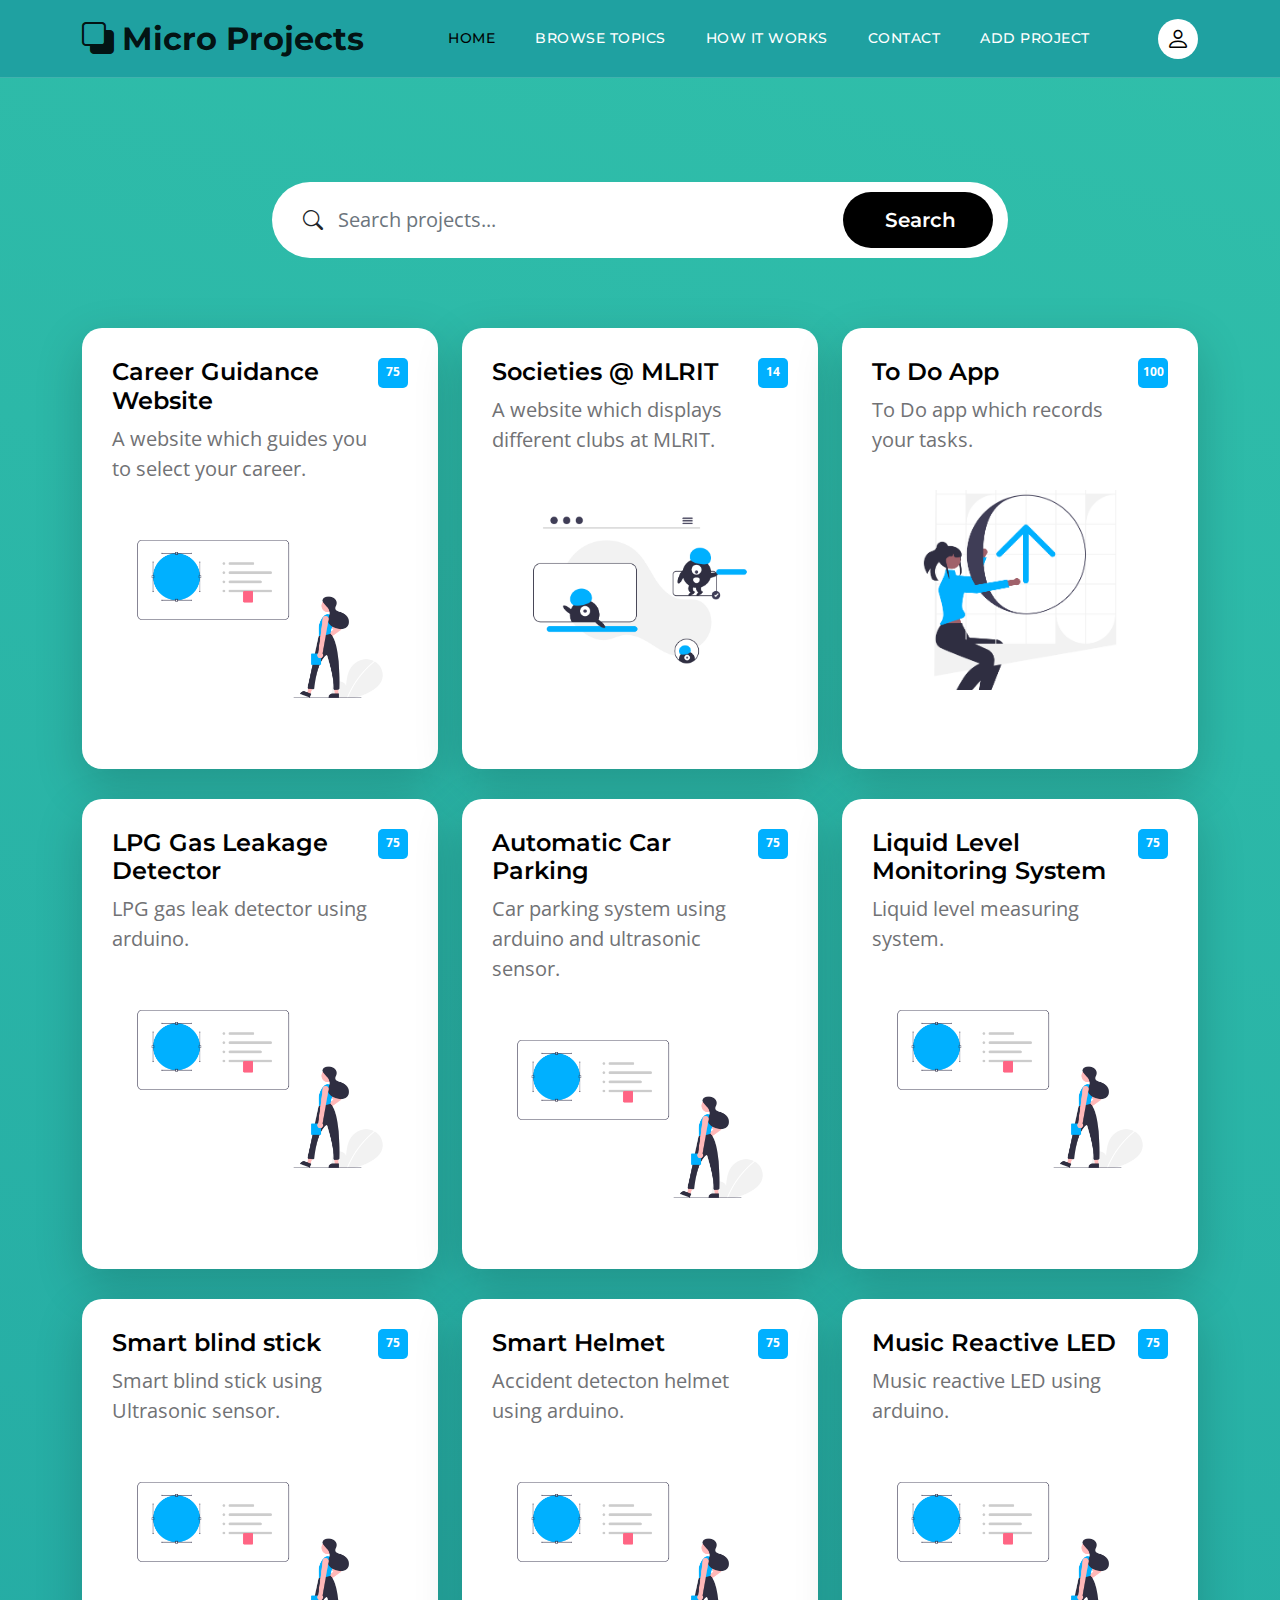
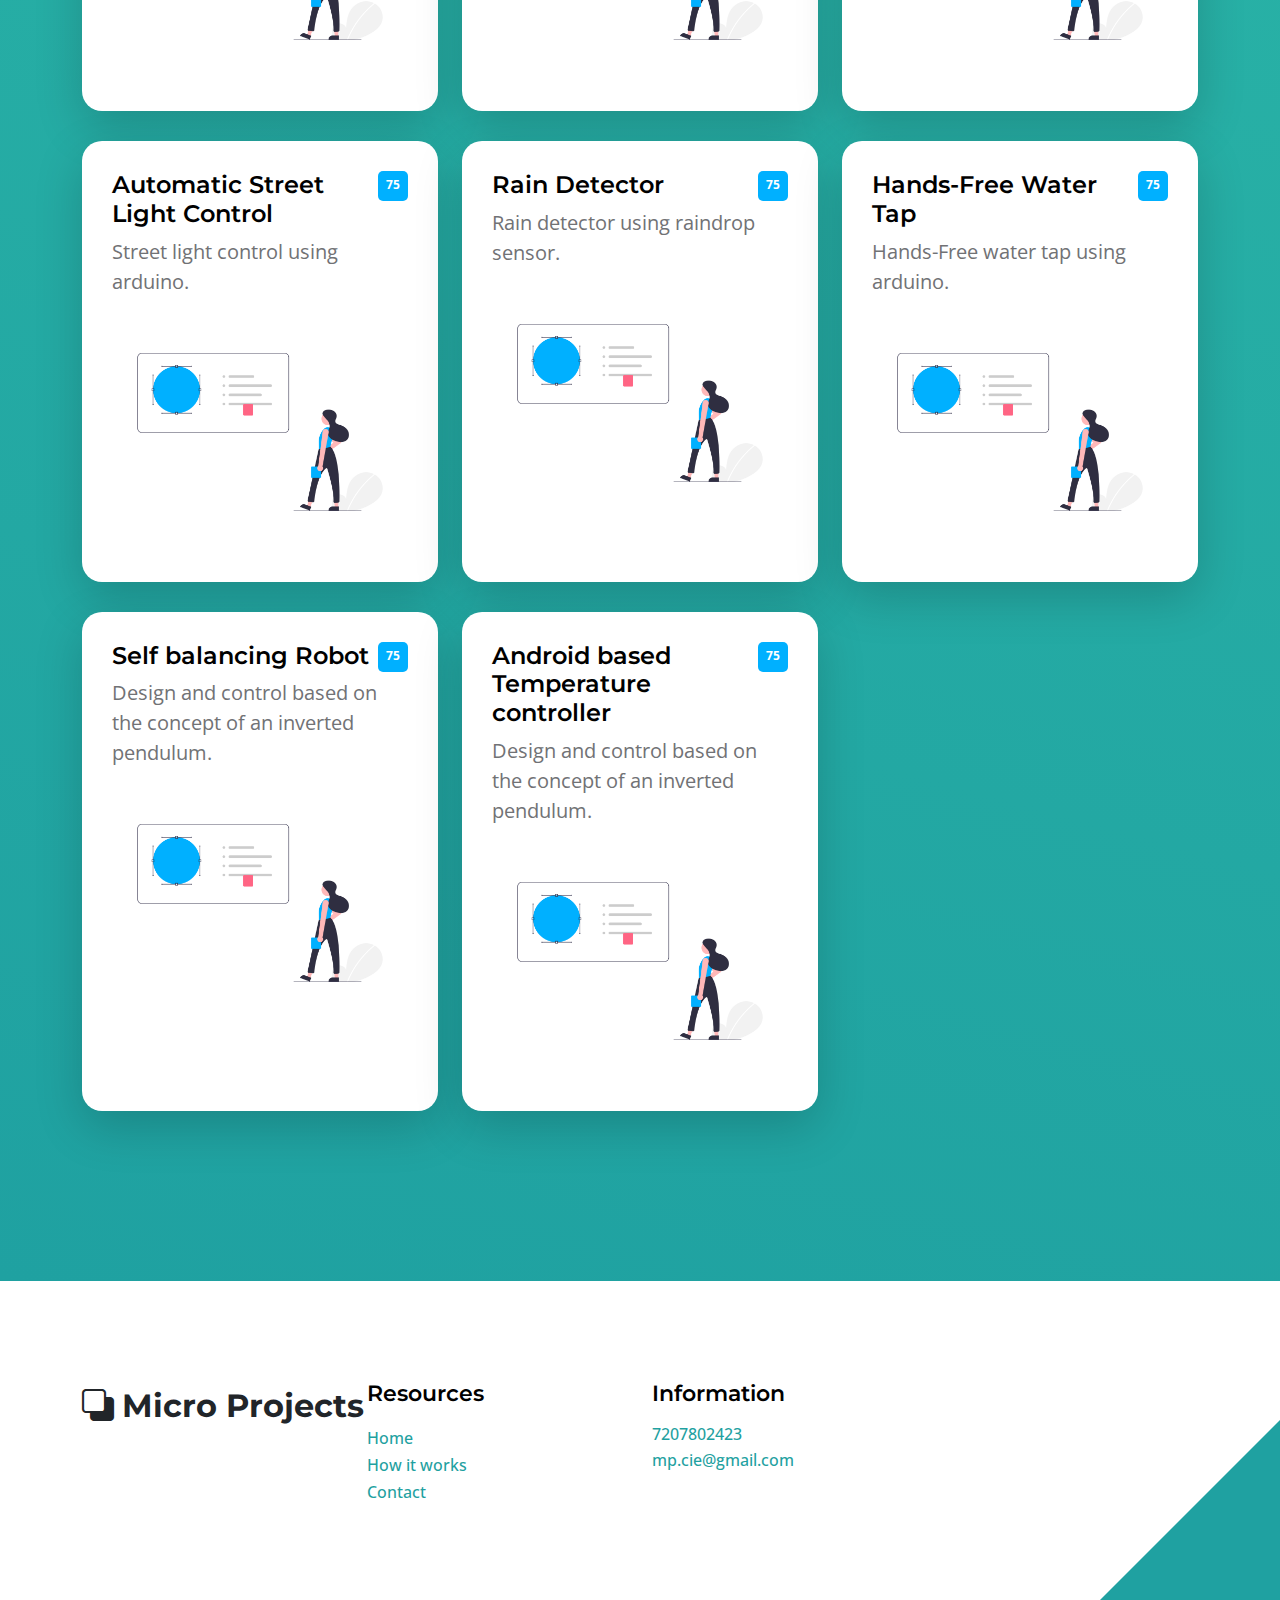
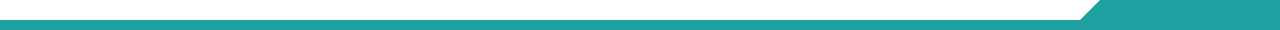
<file: search.html>
<!doctype html>
<html lang="en">
    <head>
        <meta charset="utf-8">
        <meta name="viewport" content="width=device-width, initial-scale=1">

        <meta name="description" content="">
        <meta name="author" content="">

        <title>Micro Projects</title>

        <!-- CSS FILES -->        
        <link rel="preconnect" href="https://fonts.googleapis.com">
        
        <link rel="preconnect" href="https://fonts.gstatic.com" crossorigin>

        <link href="https://fonts.googleapis.com/css2?family=Montserrat:wght@500;600;700&family=Open+Sans&display=swap" rel="stylesheet">
                        
        <link href="css/bootstrap.min.css" rel="stylesheet">

        <link href="css/bootstrap-icons.css" rel="stylesheet">

        <link href="css/templatemo-topic-listing.css" rel="stylesheet">  


    </head>
    
    <body id="top">

        <main>

            <nav class="navbar navbar-expand-lg" style="background-color: #1fa1a1;">
                <div class="container">
                    <a class="navbar-brand" href="index.html">
                        <i class="bi-back"></i>
                        <span>Micro Projects</span>
                    </a>

                    <div class="d-lg-none ms-auto me-4">
                        <a href="#top" class="navbar-icon bi-person smoothscroll"></a>
                    </div>
    
                    <button class="navbar-toggler" type="button" data-bs-toggle="collapse" data-bs-target="#navbarNav" aria-controls="navbarNav" aria-expanded="false" aria-label="Toggle navigation">
                        <span class="navbar-toggler-icon"></span>
                    </button>
    
                    <div class="collapse navbar-collapse" id="navbarNav">
                        <ul class="navbar-nav ms-lg-5 me-lg-auto">
                            <li class="nav-item">
                                <a class="nav-link click-scroll" href="index.html">Home</a>
                            </li>

                            <li class="nav-item">
                                <a class="nav-link click-scroll" href="index.html#section_2">Browse Topics</a>
                            </li>
    
                            <li class="nav-item">
                                <a class="nav-link click-scroll" href="index.html#section_3">How it works</a>
                            </li>
    
                            <li class="nav-item">
                                <a class="nav-link click-scroll" href="index.html#section_5">Contact</a>
                            </li>

                            <li class="nav-item">
                                <a class="nav-link click-scroll" href="contact.html">Add Project</a>
                            </li>

                        </ul>

                        <div class="d-none d-lg-block">
                            <a href="login.html" class="navbar-icon bi-person smoothscroll"></a>
                        </div>
                    </div>
                </div>
            </nav>
    </main>

    <section class="hero-section d-flex justify-content-center align-items-center" id="section_1">
        <div class="container">
            <div class="row">

                <div class="col-lg-8 col-12 mx-auto" id="search53">
                    <!-- <h1 class="text-white text-center">Discover. Learn. Make.</h1>

                    <h6 class="text-center">Platform For Creatives At MLRIT</h6> -->

                    <form method="get" class="custom-form mt-4 pt-2 mb-lg-0 mb-5" role="search">
                        <div class="input-group input-group-lg">
                            <span class="input-group-text bi-search" id="basic-addon1">
                                
                            </span>

                            <input name="keyword" type="search" class="form-control" id="keyword" placeholder="Search projects..." aria-label="Search">

                            <button  type="button" class="form-control" id="mainsearch">Search</button>
                        </div>
                    </form>
                </div>
                <div class="container">
                        <div class="row" >

                            <div class="col-12" style="background-color: transparent;">
                                <div class="tab-content" id="myTabContent" style="background-color: transparent;">
                                    <div class="tab-pane fade show active" id="design-tab-pane" role="tabpanel" aria-labelledby="design-tab" tabindex="0">
                                        <div class="row">
                                            <div class="col-lg-4 col-md-6 col-12 mb-4 mb-lg-0" id="marginspace">
                                                <div class="custom-block bg-white shadow-lg">
                                                    <a href="careergui.html">
                                                        <div class="d-flex">
                                                            <div>
                                                                <h5 class="mb-2">Career Guidance Website</h5>

                                                                    <p class="mb-0">A website which guides you to select your career.</p>
                                                            </div>

                                                            <span class="badge bg-design rounded-pill ms-auto">75</span>
                                                        </div>

                                                        <img src="images/topics/undraw_Redesign_feedback_re_jvm0.png" class="custom-block-image img-fluid" alt="">
                                                    </a>
                                                </div>
                                            </div>

                                            <div class="col-lg-4 col-md-6 col-12 mb-4 mb-lg-0" id="marginspace">
                                                <div class="custom-block bg-white shadow-lg">
                                                    <a href="MLRITclubs.html">
                                                        <div class="d-flex">
                                                            <div>
                                                                <h5 class="mb-2">Societies @ MLRIT</h5>

                                                                <p class="mb-0">A website which displays different clubs at MLRIT.</p>
                                                            </div>

                                                            <span class="badge bg-design rounded-pill ms-auto">14</span>
                                                        </div>
                                                        <img src="images/topics/undraw_Remote_design_team_re_urdx.png" class="custom-block-image img-fluid" alt="">
                                                    </a>
                                                </div>
                                            </div>

                                            

                                            <div class="col-lg-4 col-md-6 col-12" id="marginspace">
                                                <div class="custom-block bg-white shadow-lg">
                                                    <a href="ToDo.html">
                                                        <div class="d-flex">
                                                            <div>
                                                                <h5 class="mb-2">To Do App</h5>

                                                                    <p class="mb-0">To Do app which records your tasks.</p>
                                                            </div>

                                                            <span class="badge bg-design rounded-pill ms-auto">100</span>
                                                        </div>

                                                        <img src="images/topics/colleagues-working-cozy-office-medium-shot.png" class="custom-block-image img-fluid" alt="">
                                                    </a>
                                                </div>
                                            </div>

                                            <div class="col-lg-4 col-md-6 col-12 mb-4 mb-lg-0" id="marginspace">
                                                <div class="custom-block bg-white shadow-lg">
                                                    <a href="#">
                                                        <div class="d-flex">
                                                            <div>
                                                                <h5 class="mb-2">LPG Gas Leakage Detector</h5>

                                                                    <p class="mb-0">LPG gas leak detector using arduino.</p>
                                                            </div>

                                                            <span class="badge bg-design rounded-pill ms-auto">75</span>
                                                        </div>

                                                        <img src="images/topics/undraw_Redesign_feedback_re_jvm0.png" class="custom-block-image img-fluid" alt="">
                                                    </a>
                                                </div>
                                            </div>

                                            <div class="col-lg-4 col-md-6 col-12 mb-4 mb-lg-0" id="marginspace">
                                                <div class="custom-block bg-white shadow-lg">
                                                    <a href="#">
                                                        <div class="d-flex">
                                                            <div>
                                                                <h5 class="mb-2">Automatic Car Parking</h5>

                                                                    <p class="mb-0">Car parking system using arduino and ultrasonic sensor.</p>
                                                            </div>

                                                            <span class="badge bg-design rounded-pill ms-auto">75</span>
                                                        </div>

                                                        <img src="images/topics/undraw_Redesign_feedback_re_jvm0.png" class="custom-block-image img-fluid" alt="">
                                                    </a>
                                                </div>
                                            </div>

                                            <div class="col-lg-4 col-md-6 col-12 mb-4 mb-lg-0" id="marginspace">
                                                <div class="custom-block bg-white shadow-lg">
                                                    <a href="#">
                                                        <div class="d-flex">
                                                            <div>
                                                                <h5 class="mb-2">Liquid Level Monitoring System</h5>

                                                                    <p class="mb-0">Liquid level measuring system.</p>
                                                            </div>

                                                            <span class="badge bg-design rounded-pill ms-auto">75</span>
                                                        </div>

                                                        <img src="images/topics/undraw_Redesign_feedback_re_jvm0.png" class="custom-block-image img-fluid" alt="">
                                                    </a>
                                                </div>
                                            </div>

                                            <div class="col-lg-4 col-md-6 col-12 mb-4 mb-lg-0" id="marginspace">
                                                <div class="custom-block bg-white shadow-lg">
                                                    <a href="#">
                                                        <div class="d-flex">
                                                            <div>
                                                                <h5 class="mb-2">Smart blind stick</h5>

                                                                    <p class="mb-0">Smart blind stick using Ultrasonic sensor.</p>
                                                            </div>

                                                            <span class="badge bg-design rounded-pill ms-auto">75</span>
                                                        </div>

                                                        <img src="images/topics/undraw_Redesign_feedback_re_jvm0.png" class="custom-block-image img-fluid" alt="">
                                                    </a>
                                                </div>
                                            </div>

                                            <div class="col-lg-4 col-md-6 col-12 mb-4 mb-lg-0" id="marginspace">
                                                <div class="custom-block bg-white shadow-lg">
                                                    <a href="#">
                                                        <div class="d-flex">
                                                            <div>
                                                                <h5 class="mb-2">Smart Helmet</h5>

                                                                    <p class="mb-0">Accident detecton helmet using arduino.</p>
                                                            </div>

                                                            <span class="badge bg-design rounded-pill ms-auto">75</span>
                                                        </div>

                                                        <img src="images/topics/undraw_Redesign_feedback_re_jvm0.png" class="custom-block-image img-fluid" alt="">
                                                    </a>
                                                </div>
                                            </div>

                                            <div class="col-lg-4 col-md-6 col-12 mb-4 mb-lg-0" id="marginspace">
                                                <div class="custom-block bg-white shadow-lg">
                                                    <a href="#">
                                                        <div class="d-flex">
                                                            <div>
                                                                <h5 class="mb-2">Music Reactive LED</h5>

                                                                    <p class="mb-0">Music reactive LED using arduino.</p>
                                                            </div>

                                                            <span class="badge bg-design rounded-pill ms-auto">75</span>
                                                        </div>

                                                        <img src="images/topics/undraw_Redesign_feedback_re_jvm0.png" class="custom-block-image img-fluid" alt="">
                                                    </a>
                                                </div>
                                            </div>
                                            
                                            <div class="col-lg-4 col-md-6 col-12 mb-4 mb-lg-0" id="marginspace">
                                                <div class="custom-block bg-white shadow-lg">
                                                    <a href="#">
                                                        <div class="d-flex">
                                                            <div>
                                                                <h5 class="mb-2">Automatic Street Light Control</h5>

                                                                    <p class="mb-0">Street light control using arduino.</p>
                                                            </div>

                                                            <span class="badge bg-design rounded-pill ms-auto">75</span>
                                                        </div>

                                                        <img src="images/topics/undraw_Redesign_feedback_re_jvm0.png" class="custom-block-image img-fluid" alt="">
                                                    </a>
                                                </div>
                                            </div>

                                            <div class="col-lg-4 col-md-6 col-12 mb-4 mb-lg-0" id="marginspace">
                                                <div class="custom-block bg-white shadow-lg">
                                                    <a href="#">
                                                        <div class="d-flex">
                                                            <div>
                                                                <h5 class="mb-2">Rain Detector</h5>

                                                                    <p class="mb-0">Rain detector using raindrop sensor.</p>
                                                            </div>

                                                            <span class="badge bg-design rounded-pill ms-auto">75</span>
                                                        </div>

                                                        <img src="images/topics/undraw_Redesign_feedback_re_jvm0.png" class="custom-block-image img-fluid" alt="">
                                                    </a>
                                                </div>
                                            </div>

                                            <div class="col-lg-4 col-md-6 col-12 mb-4 mb-lg-0" id="marginspace">
                                                <div class="custom-block bg-white shadow-lg">
                                                    <a href="#">
                                                        <div class="d-flex">
                                                            <div>
                                                                <h5 class="mb-2">Hands-Free Water Tap</h5>

                                                                    <p class="mb-0">Hands-Free water tap using arduino.</p>
                                                            </div>

                                                            <span class="badge bg-design rounded-pill ms-auto">75</span>
                                                        </div>

                                                        <img src="images/topics/undraw_Redesign_feedback_re_jvm0.png" class="custom-block-image img-fluid" alt="">
                                                    </a>
                                                </div>
                                            </div>

                                            <div class="col-lg-4 col-md-6 col-12 mb-4 mb-lg-0" id="marginspace">
                                                <div class="custom-block bg-white shadow-lg">
                                                    <a href="#">
                                                        <div class="d-flex">
                                                            <div>
                                                                <h5 class="mb-2">Self balancing Robot</h5>

                                                                    <p class="mb-0">Design and control based on the concept of an inverted pendulum.</p>
                                                            </div>

                                                            <span class="badge bg-design rounded-pill ms-auto">75</span>
                                                        </div>

                                                        <img src="images/topics/undraw_Redesign_feedback_re_jvm0.png" class="custom-block-image img-fluid" alt="">
                                                    </a>
                                                </div>
                                            </div>

                                            <div class="col-lg-4 col-md-6 col-12 mb-4 mb-lg-0" id="marginspace">
                                                <div class="custom-block bg-white shadow-lg">
                                                    <a href="#">
                                                        <div class="d-flex">
                                                            <div>
                                                                <h5 class="mb-2">Android based Temperature controller</h5>

                                                                    <p class="mb-0">Design and control based on the concept of an inverted pendulum.</p>
                                                            </div>

                                                            <span class="badge bg-design rounded-pill ms-auto">75</span>
                                                        </div>

                                                        <img src="images/topics/undraw_Redesign_feedback_re_jvm0.png" class="custom-block-image img-fluid" alt="">
                                                    </a>
                                                </div>
                                            </div>
                                        </div>
                                    </div>
                                </div>
                            </div>
                        </div>
                    </section>
            </div>
        </div>
    </section>
    <footer class="site-footer section-padding">
    <div class="container">
        <div class="row">

            <div class="col-lg-3 col-12 mb-4 pb-2">
                <a class="navbar-brand mb-2" href="index.html">
                    <i class="bi-back"></i>
                    <span>Micro Projects</span>
                </a>
            </div>

            <div class="col-lg-3 col-md-4 col-6">
                <h6 class="site-footer-title mb-3">Resources</h6>

                <ul class="site-footer-links">
                    <li class="site-footer-link-item">
                        <a href="#" class="site-footer-link">Home</a>
                    </li>

                    <li class="site-footer-link-item">
                        <a href="#" class="site-footer-link">How it works</a>
                    </li>

                    <!-- <li class="site-footer-link-item">
                        <a href="#" class="site-footer-link">FAQs</a>
                    </li> -->

                    <li class="site-footer-link-item">
                        <a href="#" class="site-footer-link">Contact</a>
                    </li>
                </ul>
            </div>

            <div class="col-lg-3 col-md-4 col-6 mb-4 mb-lg-0">
                <h6 class="site-footer-title mb-3">Information</h6>

                <p class="text-white d-flex mb-1">
                    <a href="tel: 305-240-9671" class="site-footer-link">
                        7207802423
                    </a>
                </p>

                <p class="text-white d-flex">
                    <a href="mailto:info@company.com" class="site-footer-link">
                        mp.cie@gmail.com
                    </a>
                </p>
            </div>

            <!-- <div class="col-lg-3 col-md-4 col-12 mt-4 mt-lg-0 ms-auto">
                <p class="copyright-text mt-lg-5 mt-4">Copyright © 2023 Micro Projects. All rights reserved.
                </p>                        
            </div> -->

        </div>
    </div>
</footer>
    

        <script src="js/jquery.min.js"></script>
        <script src="js/bootstrap.bundle.min.js"></script>
        <script src="js/jquery.sticky.js"></script>
        <script src="js/click-scroll.js"></script>
        <!-- <script src="js/custom.js"></script> -->
        <script src="js/search.js"></script>
</body>
</html>
</file>
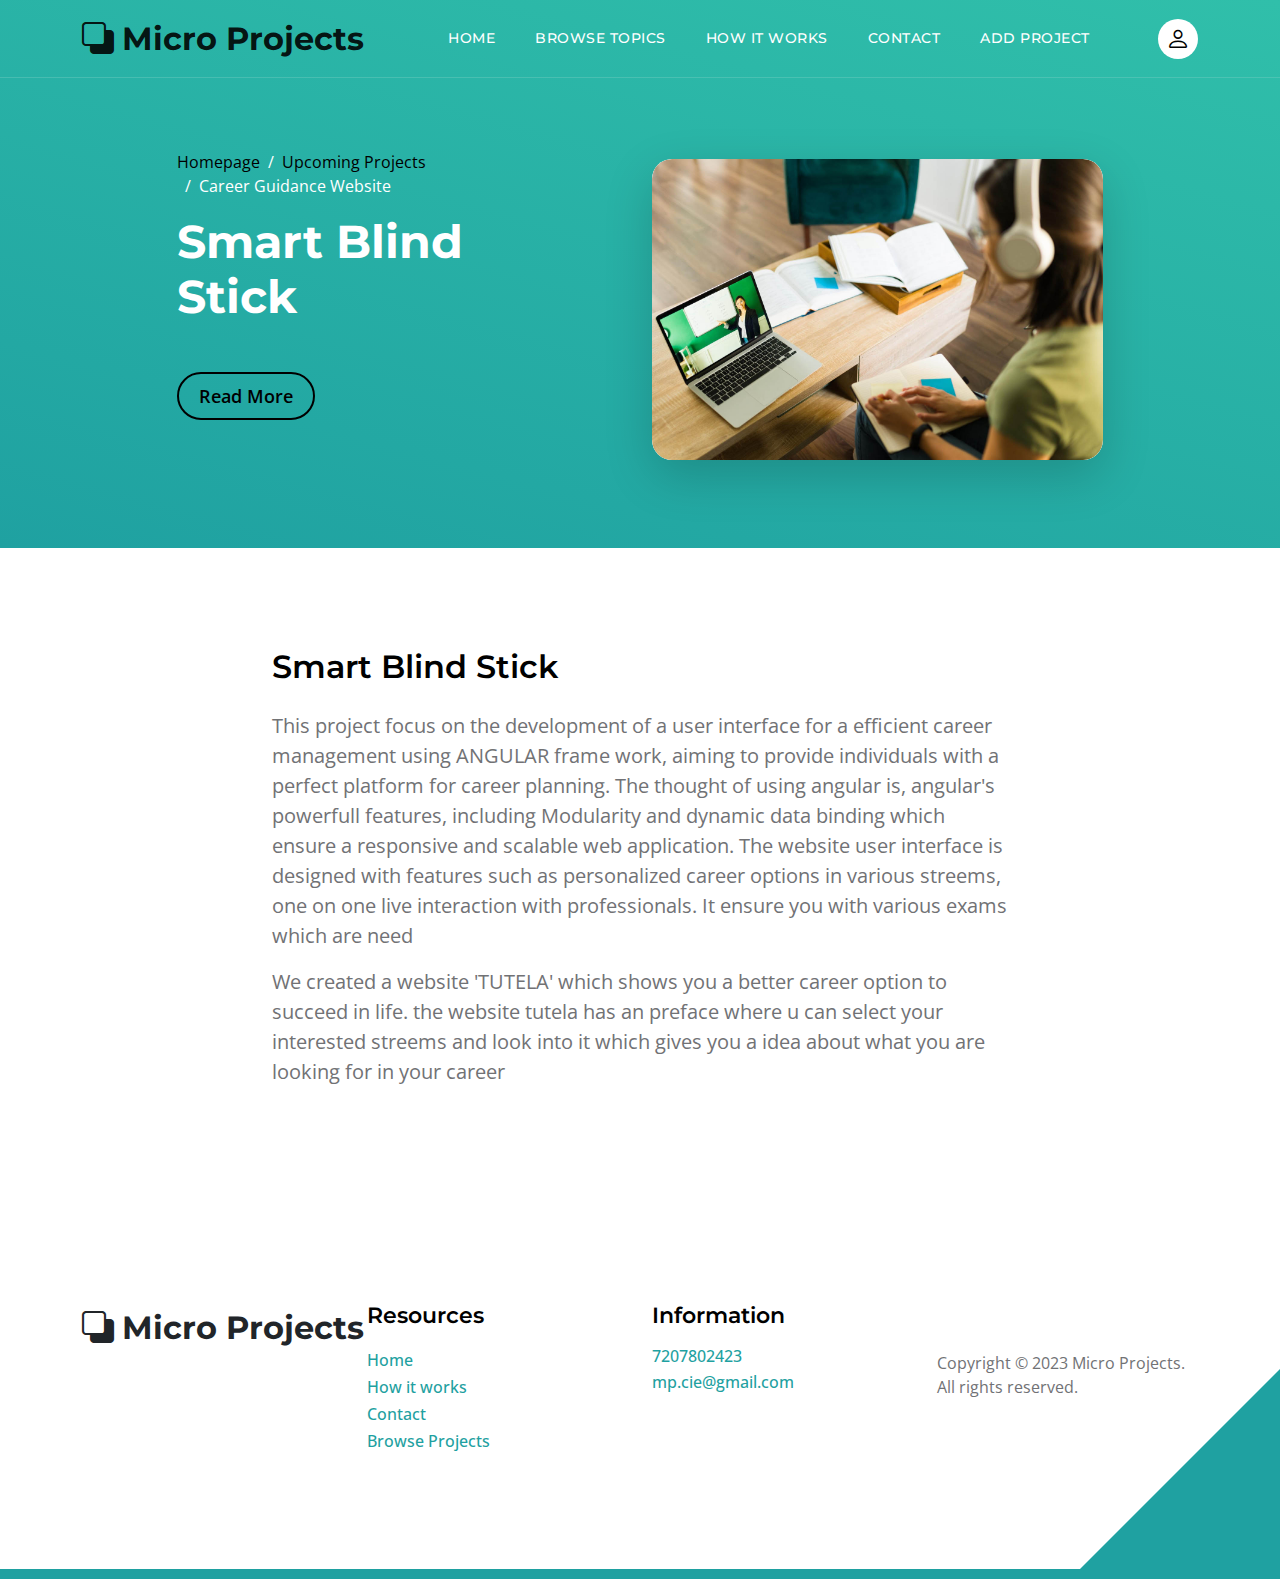
<file: smartb.html>
<!doctype html>
<html lang="en">
    <head>
        <meta charset="utf-8">
        <meta name="viewport" content="width=device-width, initial-scale=1">

        <meta name="description" content="">
        <meta name="author" content="">

        <title>Project Detail Page</title>

        <!-- CSS FILES -->        
        <link rel="preconnect" href="https://fonts.googleapis.com">
        
        <link rel="preconnect" href="https://fonts.gstatic.com" crossorigin>

        <link href="https://fonts.googleapis.com/css2?family=Montserrat:wght@500;600;700&family=Open+Sans&display=swap" rel="stylesheet">
                        
        <link href="css/bootstrap.min.css" rel="stylesheet">

        <link href="css/bootstrap-icons.css" rel="stylesheet">

        <link href="css/templatemo-topic-listing.css" rel="stylesheet">

    </head>
    
    <body id="top">

        <main>

            <nav class="navbar navbar-expand-lg">
                <div class="container">
                    <a class="navbar-brand" href="index.html">
                        <i class="bi-back"></i>
                        <span>Micro Projects</span>
                    </a>

                    <div class="d-lg-none ms-auto me-4">
                        <a href="login.html" class="navbar-icon bi-person smoothscroll"></a>
                    </div>
    
                    <button class="navbar-toggler" type="button" data-bs-toggle="collapse" data-bs-target="#navbarNav" aria-controls="navbarNav" aria-expanded="false" aria-label="Toggle navigation">
                        <span class="navbar-toggler-icon"></span>
                    </button>
    
                    <div class="collapse navbar-collapse" id="navbarNav">
                        <ul class="navbar-nav ms-lg-5 me-lg-auto">
                            <li class="nav-item">
                                <a class="nav-link click-scroll" href="index.html#section_1">Home</a>
                            </li>

                            <li class="nav-item">
                                <a class="nav-link click-scroll" href="index.html#section_2">Browse Topics</a>
                            </li>
    
                            <li class="nav-item">
                                <a class="nav-link click-scroll" href="index.html#section_3">How it works</a>
                            </li>
    
                            <li class="nav-item">
                                <a class="nav-link click-scroll" href="index.html#section_5">Contact</a>
                            </li>

                            <li class="nav-item">
                                <a class="nav-link click-scroll" href="contact.html">Add Project</a>
                            </li>
                            
                        </ul>

                        <div class="d-none d-lg-block">
                            <a href="login.html" class="navbar-icon bi-person smoothscroll"></a>
                        </div>
                    </div>
                </div>
            </nav>
            

            <header class="site-header d-flex flex-column justify-content-center align-items-center">
                <div class="container">
                    <div class="row justify-content-center align-items-center">

                        <div class="col-lg-5 col-12 mb-5">
                            <nav aria-label="breadcrumb">
                                <ol class="breadcrumb">
                                    <li class="breadcrumb-item"><a href="index.html">Homepage</a></li>

                                    <li class="breadcrumb-item"><a href="repeated.html">Upcoming Projects</a></li>

                                    <li class="breadcrumb-item active" aria-current="page">Career Guidance Website</li>
                                </ol>
                            </nav>

                            <h2 class="text-white">Smart Blind <br> Stick</h2>

                            <div class="d-flex align-items-center mt-5">
                                <a href="https://www.google.com/search?q=Smart+blind+stick&oq=Smart+blind+stick&gs_lcrp=EgZjaHJvbWUyBggAEEUYOTIGCAEQRRg7MgYIAhBFGDwyBggDEC4YQNIBCTEyOTY0ajBqMagCALACAA&sourceid=chrome&ie=UTF-8" class="btn custom-btn custom-border-btn smoothscroll me-4">Read More</a>
                            </div>
                        </div>

                        <div class="col-lg-5 col-12">
                            <div class="topics-detail-block bg-white shadow-lg">
                                <img src="images/rear-view-young-college-student.jpg" class="topics-detail-block-image img-fluid">
                            </div>
                        </div>

                    </div>
                </div>
            </header>


            <section class="topics-detail-section section-padding" id="topics-detail">
                <div class="container">
                    <div class="row">

                        <div class="col-lg-8 col-12 m-auto">
                            <h3 class="mb-4">Smart Blind Stick</h3>

                            <p>This project focus on the development of a user interface for a efficient
                                career management using ANGULAR frame work, aiming to provide
                                individuals with a perfect platform for career planning. The thought of using
                                angular is, angular's powerfull features, including Modularity and dynamic
                                data binding which ensure a responsive and scalable web application. The
                                website user interface is designed with features such as personalized career
                                options in various streems, one on one live interaction with professionals. It
                                ensure you with various exams which are need</p>

                            <p>We created a website 'TUTELA' which shows you a
                                better career option to succeed in life. the website tutela has an preface where u can
                                select your interested streems and look into it which gives you a idea about what you
                                are looking for in your career
                            </p>

                            
                        </div>

                    </div>
                </div>
            </section>


            
        </main>
		
        <footer class="site-footer section-padding">
            <div class="container">
                <div class="row">

                    <div class="col-lg-3 col-12 mb-4 pb-2">
                        <a class="navbar-brand mb-2" href="index.html">
                            <i class="bi-back"></i>
                            <span>Micro Projects</span>
                        </a>
                    </div>

                    <div class="col-lg-3 col-md-4 col-6">
                        <h6 class="site-footer-title mb-3">Resources</h6>

                        <ul class="site-footer-links">
                            <li class="site-footer-link-item">
                                <a href="index.html" class="site-footer-link">Home</a>
                            </li>

                            <li class="site-footer-link-item">
                                <a href="index.html#section_3" class="site-footer-link">How it works</a>
                            </li>

                            <li class="site-footer-link-item">
                                <a href="index.html#section_4" class="site-footer-link">Contact</a>
                            </li>

                            <li class="site-footer-link-item">
                                <a href="index.html#section_2" class="site-footer-link">Browse Projects</a>
                            </li>
                        </ul>
                    </div>

                    <div class="col-lg-3 col-md-4 col-6 mb-4 mb-lg-0">
                        <h6 class="site-footer-title mb-3">Information</h6>

                        <p class="text-white d-flex mb-1">
                            <a href="tel: 305-240-9671" class="site-footer-link">
                                7207802423
                            </a>
                        </p>

                        <p class="text-white d-flex">
                            <a href="mailto:info@company.com" class="site-footer-link">
                                mp.cie@gmail.com
                            </a>
                        </p>
                    </div>

                    <div class="col-lg-3 col-md-4 col-12 mt-4 mt-lg-0 ms-auto">
                        <p class="copyright-text mt-lg-5 mt-4">Copyright © 2023 Micro Projects. All rights reserved.
                        </p>                        
                    </div>

                </div>
            </div>
        </footer>

        <!-- JAVASCRIPT FILES -->
        <script src="js/jquery.min.js"></script>
        <script src="js/bootstrap.bundle.min.js"></script>
        <script src="js/jquery.sticky.js"></script>
        <script src="js/custom.js"></script>

    </body>
</html>
</file>
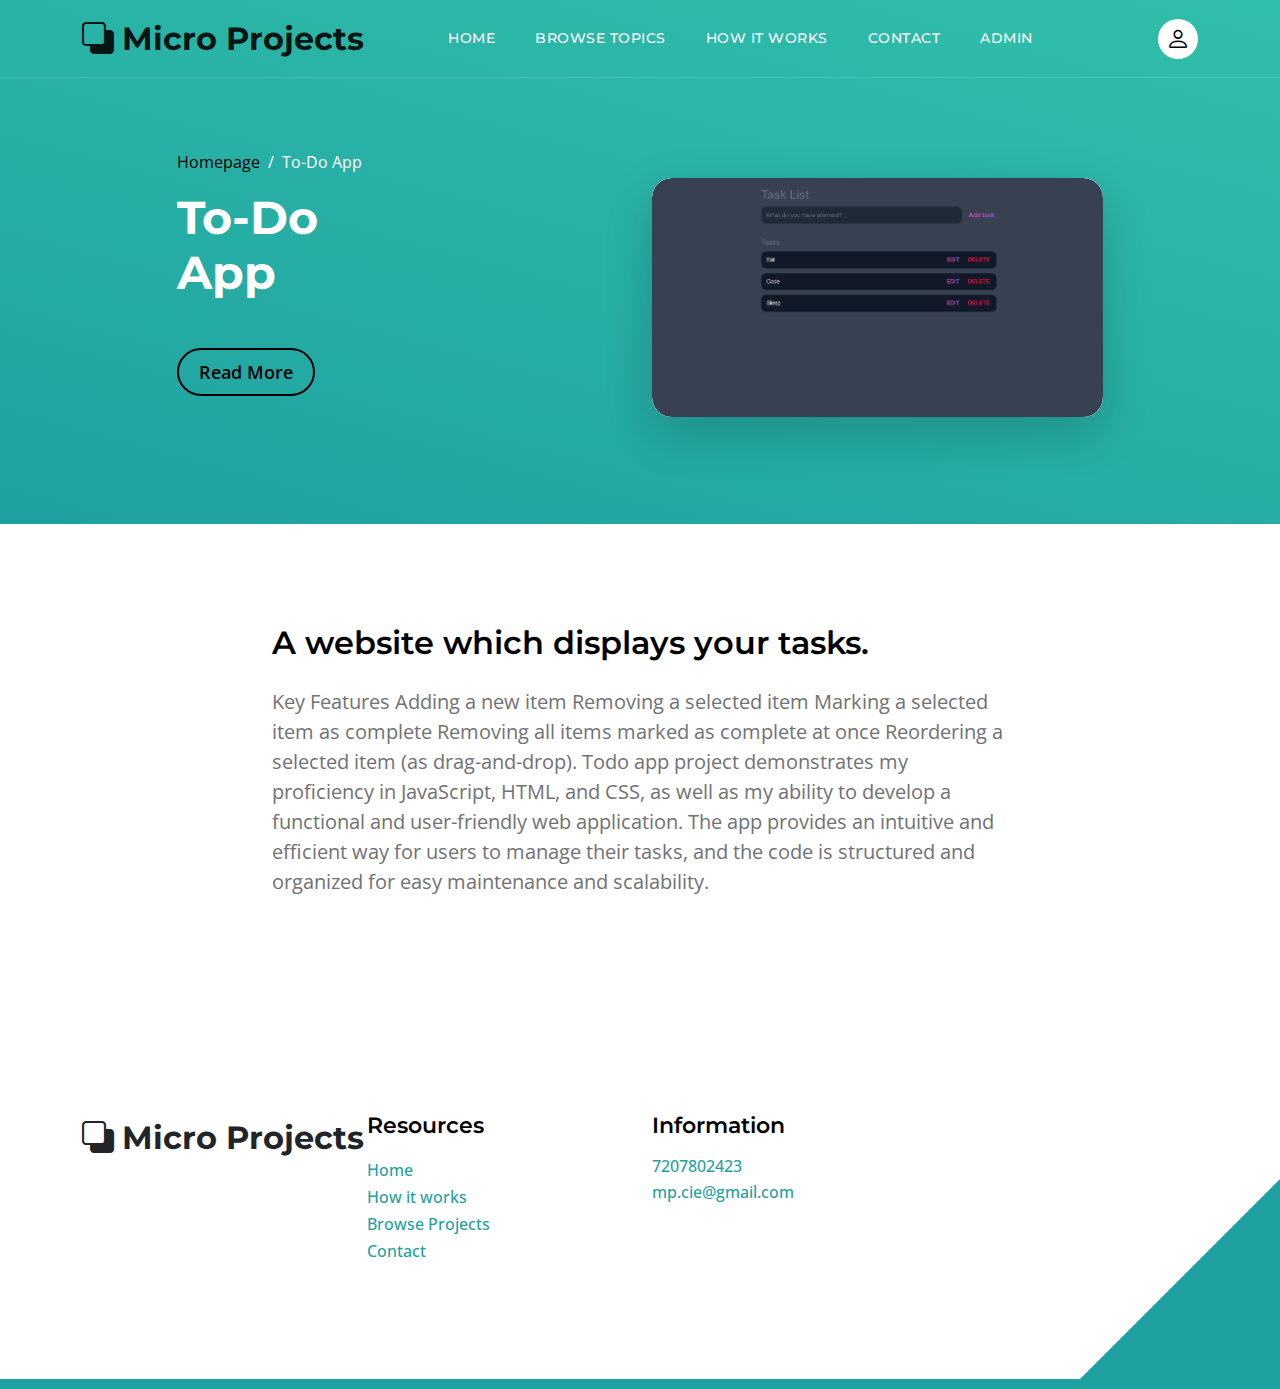
<file: ToDo.html>
<!doctype html>
<html lang="en">
    <head>
        <meta charset="utf-8">
        <meta name="viewport" content="width=device-width, initial-scale=1">

        <meta name="description" content="">
        <meta name="author" content="">

        <title>Project Detail Page</title>

        <!-- CSS FILES -->        
        <link rel="preconnect" href="https://fonts.googleapis.com">
        
        <link rel="preconnect" href="https://fonts.gstatic.com" crossorigin>

        <link href="https://fonts.googleapis.com/css2?family=Montserrat:wght@500;600;700&family=Open+Sans&display=swap" rel="stylesheet">
                        
        <link href="css/bootstrap.min.css" rel="stylesheet">

        <link href="css/bootstrap-icons.css" rel="stylesheet">

        <link href="css/templatemo-topic-listing.css" rel="stylesheet">

    </head>
    
    <body id="top">

        <main>

            <nav class="navbar navbar-expand-lg">
                <div class="container">
                    <a class="navbar-brand" href="index.html">
                        <i class="bi-back"></i>
                        <span>Micro Projects</span>
                    </a>

                    <div class="d-lg-none ms-auto me-4">
                        <a href="#top" class="navbar-icon bi-person smoothscroll"></a>
                    </div>
    
                    <button class="navbar-toggler" type="button" data-bs-toggle="collapse" data-bs-target="#navbarNav" aria-controls="navbarNav" aria-expanded="false" aria-label="Toggle navigation">
                        <span class="navbar-toggler-icon"></span>
                    </button>
    
                    <div class="collapse navbar-collapse" id="navbarNav">
                        <ul class="navbar-nav ms-lg-5 me-lg-auto">
                            <li class="nav-item">
                                <a class="nav-link click-scroll" href="index.html#section_1">Home</a>
                            </li>

                            <li class="nav-item">
                                <a class="nav-link click-scroll" href="index.html#section_2">Browse Topics</a>
                            </li>
    
                            <li class="nav-item">
                                <a class="nav-link click-scroll" href="index.html#section_3">How it works</a>
                            </li>
    
                            <li class="nav-item">
                                <a class="nav-link click-scroll" href="index.html#section_5">Contact</a>
                            </li>
                            
                            <li class="nav-item">
                                <a class="nav-link click-scroll" href="login.html">Admin</a>
                            </li>

                        </ul>

                        <div class="d-none d-lg-block">
                            <a href="login.html" class="navbar-icon bi-person smoothscroll"></a>
                        </div>
                    </div>
                </div>
            </nav>
            

            <header class="site-header d-flex flex-column justify-content-center align-items-center">
                <div class="container">
                    <div class="row justify-content-center align-items-center">

                        <div class="col-lg-5 col-12 mb-5">
                            <nav aria-label="breadcrumb">
                                <ol class="breadcrumb">
                                    <li class="breadcrumb-item"><a href="index.html">Homepage</a></li>

                                    <li class="breadcrumb-item active" aria-current="page">To-Do App</li>
                                </ol>
                            </nav>

                            <h2 class="text-white">To-Do <br> App</h2>

                            <div class="d-flex align-items-center mt-5">
                                <a href="#topics-detail" class="btn custom-btn custom-border-btn smoothscroll me-4">Read More</a>
                            </div>
                        </div>

                        <div class="col-lg-5 col-12">
                            <div class="topics-detail-block bg-white shadow-lg">
                                <img src="images/To-Do.png" class="topics-detail-block-image img-fluid">
                            </div>
                        </div>

                    </div>
                </div>
            </header>


            <section class="topics-detail-section section-padding" id="topics-detail">
                <div class="container">
                    <div class="row">

                        <div class="col-lg-8 col-12 m-auto">
                            <h3 class="mb-4">A website which displays your tasks.</h3>

                            <p>Key Features
                                Adding a new item
                                Removing a selected item
                                Marking a selected item as complete
                                Removing all items marked as complete at once
                                Reordering a selected item (as drag-and-drop). 
                                Todo app project demonstrates my proficiency in JavaScript, HTML, 
                                and CSS, as well as my ability to develop a functional and 
                                user-friendly web application. The app provides an intuitive and 
                                efficient way for users to manage their tasks, and the 
                                code is structured and organized for easy maintenance and scalability.
                            </p>
                        </div>

                    </div>
                </div>
            </section>


            
        </main>
		
        <footer class="site-footer section-padding">
            <div class="container">
                <div class="row">

                    <div class="col-lg-3 col-12 mb-4 pb-2">
                        <a class="navbar-brand mb-2" href="index.html">
                            <i class="bi-back"></i>
                            <span>Micro Projects</span>
                        </a>
                    </div>

                    <div class="col-lg-3 col-md-4 col-6">
                        <h6 class="site-footer-title mb-3">Resources</h6>

                        <ul class="site-footer-links">
                            <li class="site-footer-link-item">
                                <a href="index.html" class="site-footer-link">Home</a>
                            </li>

                            <li class="site-footer-link-item">
                                <a href="index.html#section_3" class="site-footer-link">How it works</a>
                            </li>

                            <li class="site-footer-link-item">
                                <a href="index.html#section_2" class="site-footer-link">Browse Projects</a>
                            </li>

                            <li class="site-footer-link-item">
                                <a href="index.html#section_5" class="site-footer-link">Contact</a>
                            </li>
                        </ul>
                    </div>

                    <div class="col-lg-3 col-md-4 col-6 mb-4 mb-lg-0">
                        <h6 class="site-footer-title mb-3">Information</h6>

                        <p class="text-white d-flex mb-1">
                            <a href="tel: 305-240-9671" class="site-footer-link">
                                7207802423
                            </a>
                        </p>

                        <p class="text-white d-flex">
                            <a href="mailto:info@company.com" class="site-footer-link">
                                mp.cie@gmail.com
                            </a>
                        </p>
                    </div>

                    <!-- <div class="col-lg-3 col-md-4 col-12 mt-4 mt-lg-0 ms-auto">
                        <p class="copyright-text mt-lg-5 mt-4">Copyright © 2023 Micro Projects. All rights reserved.
                        </p>                        
                    </div> -->

                </div>
            </div>
        </footer>

        <!-- JAVASCRIPT FILES -->
        <script src="js/jquery.min.js"></script>
        <script src="js/bootstrap.bundle.min.js"></script>
        <script src="js/jquery.sticky.js"></script>
        <script src="js/custom.js"></script>

    </body>
</html>
</file>
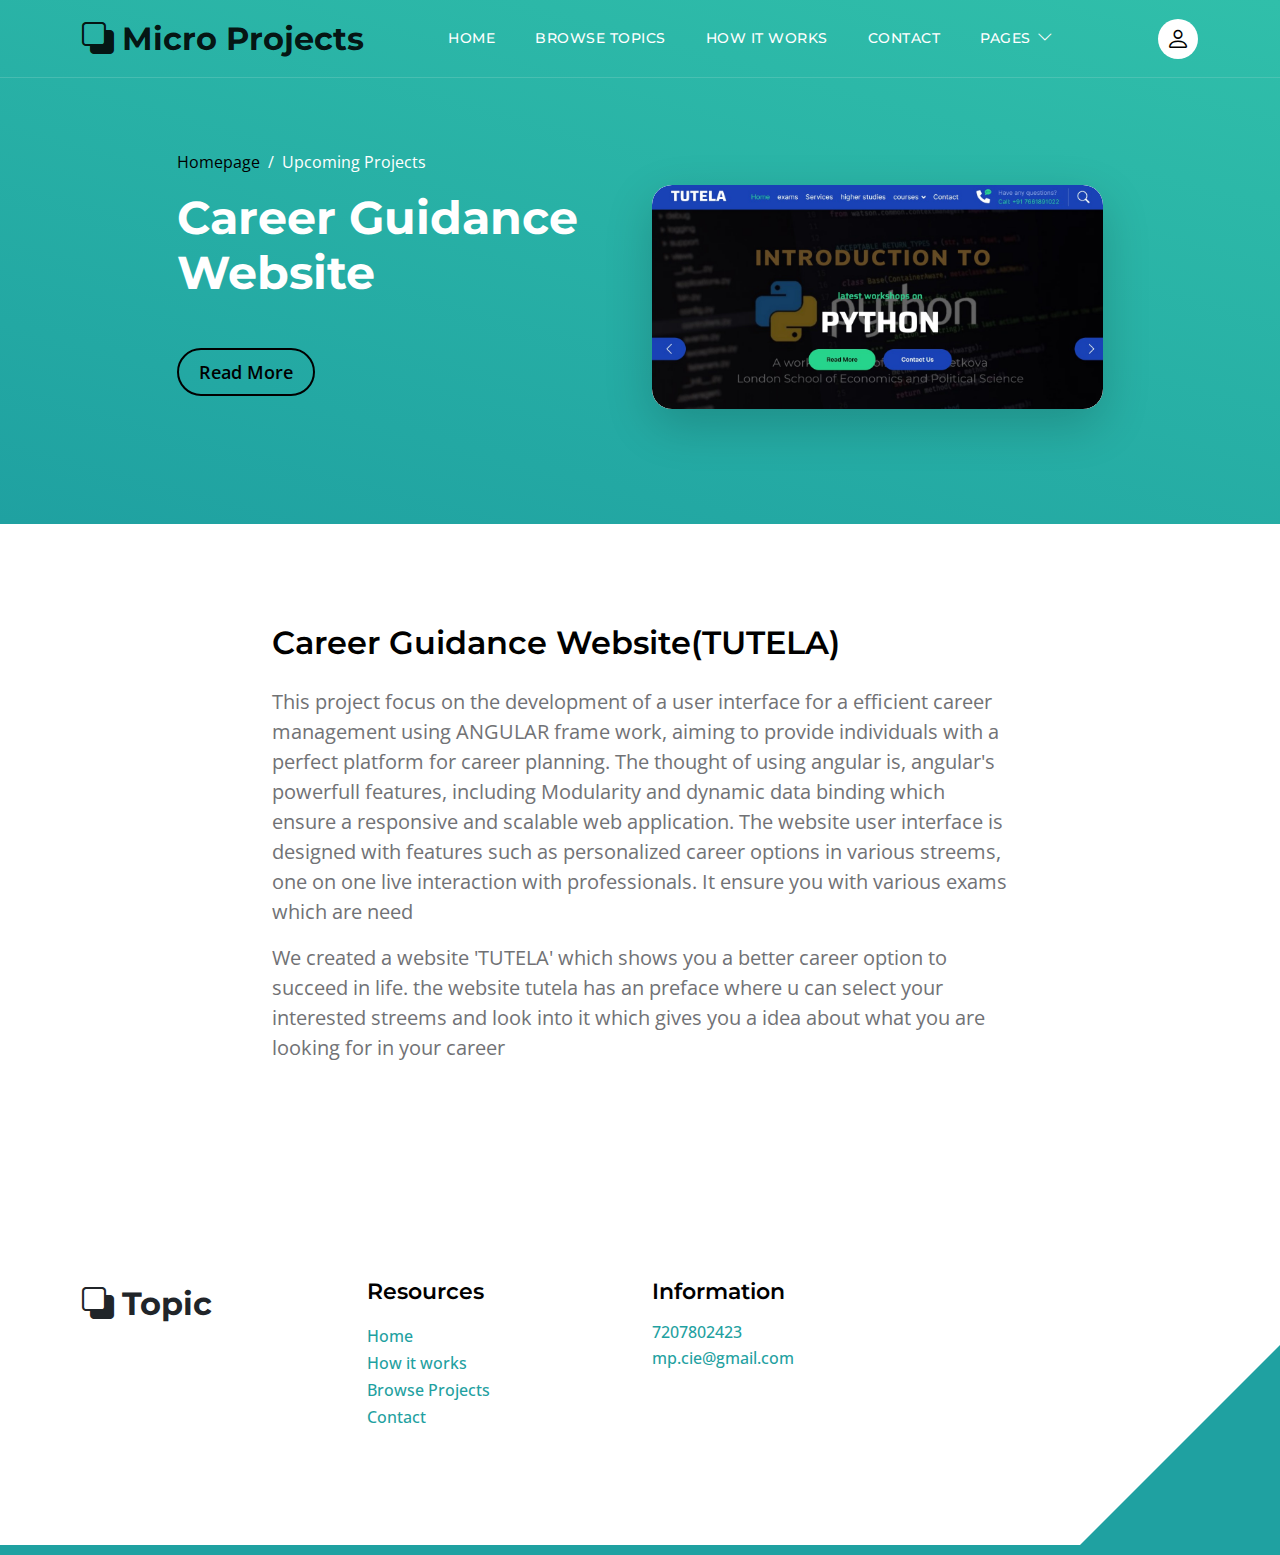
<file: topics-detail.html>
<!doctype html>
<html lang="en">
    <head>
        <meta charset="utf-8">
        <meta name="viewport" content="width=device-width, initial-scale=1">

        <meta name="description" content="">
        <meta name="author" content="">

        <title>Project Detail Page</title>

        <!-- CSS FILES -->        
        <link rel="preconnect" href="https://fonts.googleapis.com">
        
        <link rel="preconnect" href="https://fonts.gstatic.com" crossorigin>

        <link href="https://fonts.googleapis.com/css2?family=Montserrat:wght@500;600;700&family=Open+Sans&display=swap" rel="stylesheet">
                        
        <link href="css/bootstrap.min.css" rel="stylesheet">

        <link href="css/bootstrap-icons.css" rel="stylesheet">

        <link href="css/templatemo-topic-listing.css" rel="stylesheet">

    </head>
    
    <body id="top">

        <main>

            <nav class="navbar navbar-expand-lg">
                <div class="container">
                    <a class="navbar-brand" href="index.html">
                        <i class="bi-back"></i>
                        <span>Micro Projects</span>
                    </a>

                    <div class="d-lg-none ms-auto me-4">
                        <a href="#top" class="navbar-icon bi-person smoothscroll"></a>
                    </div>
    
                    <button class="navbar-toggler" type="button" data-bs-toggle="collapse" data-bs-target="#navbarNav" aria-controls="navbarNav" aria-expanded="false" aria-label="Toggle navigation">
                        <span class="navbar-toggler-icon"></span>
                    </button>
    
                    <div class="collapse navbar-collapse" id="navbarNav">
                        <ul class="navbar-nav ms-lg-5 me-lg-auto">
                            <li class="nav-item">
                                <a class="nav-link click-scroll" href="index.html#section_1">Home</a>
                            </li>

                            <li class="nav-item">
                                <a class="nav-link click-scroll" href="index.html#section_2">Browse Topics</a>
                            </li>
    
                            <li class="nav-item">
                                <a class="nav-link click-scroll" href="index.html#section_3">How it works</a>
                            </li>
    
                            <li class="nav-item">
                                <a class="nav-link click-scroll" href="index.html#section_5">Contact</a>
                            </li>

                            <li class="nav-item dropdown">
                                <a class="nav-link dropdown-toggle" href="#section_5" id="navbarLightDropdownMenuLink" role="button" data-bs-toggle="dropdown" aria-expanded="false">Pages</a>

                                <ul class="dropdown-menu dropdown-menu-light" aria-labelledby="navbarLightDropdownMenuLink">
                                    <li><a class="dropdown-item" href="topics-listing.html">Topics Listing</a></li>

                                    <li><a class="dropdown-item" href="contact.html">Contact Form</a></li>
                                </ul>
                            </li>
                        </ul>

                        <div class="d-none d-lg-block">
                            <a href="#top" class="navbar-icon bi-person smoothscroll"></a>
                        </div>
                    </div>
                </div>
            </nav>
            

            <header class="site-header d-flex flex-column justify-content-center align-items-center">
                <div class="container">
                    <div class="row justify-content-center align-items-center">

                        <div class="col-lg-5 col-12 mb-5">
                            <nav aria-label="breadcrumb">
                                <ol class="breadcrumb">
                                    <li class="breadcrumb-item"><a href="index.html">Homepage</a></li>

                                    <li class="breadcrumb-item active" aria-current="page">Upcoming Projects</li>
                                </ol>
                            </nav>

                            <h2 class="text-white">Career Guidance <br> Website</h2>

                            <div class="d-flex align-items-center mt-5">
                                <a href="#topics-detail" class="btn custom-btn custom-border-btn smoothscroll me-4">Read More</a>
                            </div>
                        </div>

                        <div class="col-lg-5 col-12">
                            <div class="topics-detail-block bg-white shadow-lg">
                                <img src="images/Careergui.jpg" class="topics-detail-block-image img-fluid">
                            </div>
                        </div>

                    </div>
                </div>
            </header>


            <section class="topics-detail-section section-padding" id="topics-detail">
                <div class="container">
                    <div class="row">

                        <div class="col-lg-8 col-12 m-auto">
                            <h3 class="mb-4">Career Guidance Website(TUTELA)</h3>

                            <p>This project focus on the development of a user interface for a efficient
                                career management using ANGULAR frame work, aiming to provide
                                individuals with a perfect platform for career planning. The thought of using
                                angular is, angular's powerfull features, including Modularity and dynamic
                                data binding which ensure a responsive and scalable web application. The
                                website user interface is designed with features such as personalized career
                                options in various streems, one on one live interaction with professionals. It
                                ensure you with various exams which are need</p>

                            <p>We created a website 'TUTELA' which shows you a
                                better career option to succeed in life. the website tutela has an preface where u can
                                select your interested streems and look into it which gives you a idea about what you
                                are looking for in your career
                            </p>

                            
                        </div>

                    </div>
                </div>
            </section>


            
        </main>
		
        <footer class="site-footer section-padding">
            <div class="container">
                <div class="row">

                    <div class="col-lg-3 col-12 mb-4 pb-2">
                        <a class="navbar-brand mb-2" href="index.html">
                            <i class="bi-back"></i>
                            <span>Topic</span>
                        </a>
                    </div>

                    <div class="col-lg-3 col-md-4 col-6">
                        <h6 class="site-footer-title mb-3">Resources</h6>

                        <ul class="site-footer-links">
                            <li class="site-footer-link-item">
                                <a href="index.html" class="site-footer-link">Home</a>
                            </li>

                            <li class="site-footer-link-item">
                                <a href="index.html#section_3" class="site-footer-link">How it works</a>
                            </li>

                            <li class="site-footer-link-item">
                                <a href="index.html#section_2" class="site-footer-link">Browse Projects</a>
                            </li>

                            <li class="site-footer-link-item">
                                <a href="index.html#section_5" class="site-footer-link">Contact</a>
                            </li>
                        </ul>
                    </div>

                    <div class="col-lg-3 col-md-4 col-6 mb-4 mb-lg-0">
                        <h6 class="site-footer-title mb-3">Information</h6>

                        <p class="text-white d-flex mb-1">
                            <a href="tel: 305-240-9671" class="site-footer-link">
                                7207802423
                            </a>
                        </p>

                        <p class="text-white d-flex">
                            <a href="mailto:info@company.com" class="site-footer-link">
                                mp.cie@gmail.com
                            </a>
                        </p>
                    </div>

                    <!-- <div class="col-lg-3 col-md-4 col-12 mt-4 mt-lg-0 ms-auto">
                        <p class="copyright-text mt-lg-5 mt-4">Copyright © 2023 Micro Projects. All rights reserved.
                        </p>                        
                    </div> -->

                </div>
            </div>
        </footer>

        <!-- JAVASCRIPT FILES -->
        <script src="js/jquery.min.js"></script>
        <script src="js/bootstrap.bundle.min.js"></script>
        <script src="js/jquery.sticky.js"></script>
        <script src="js/custom.js"></script>

    </body>
</html>
</file>
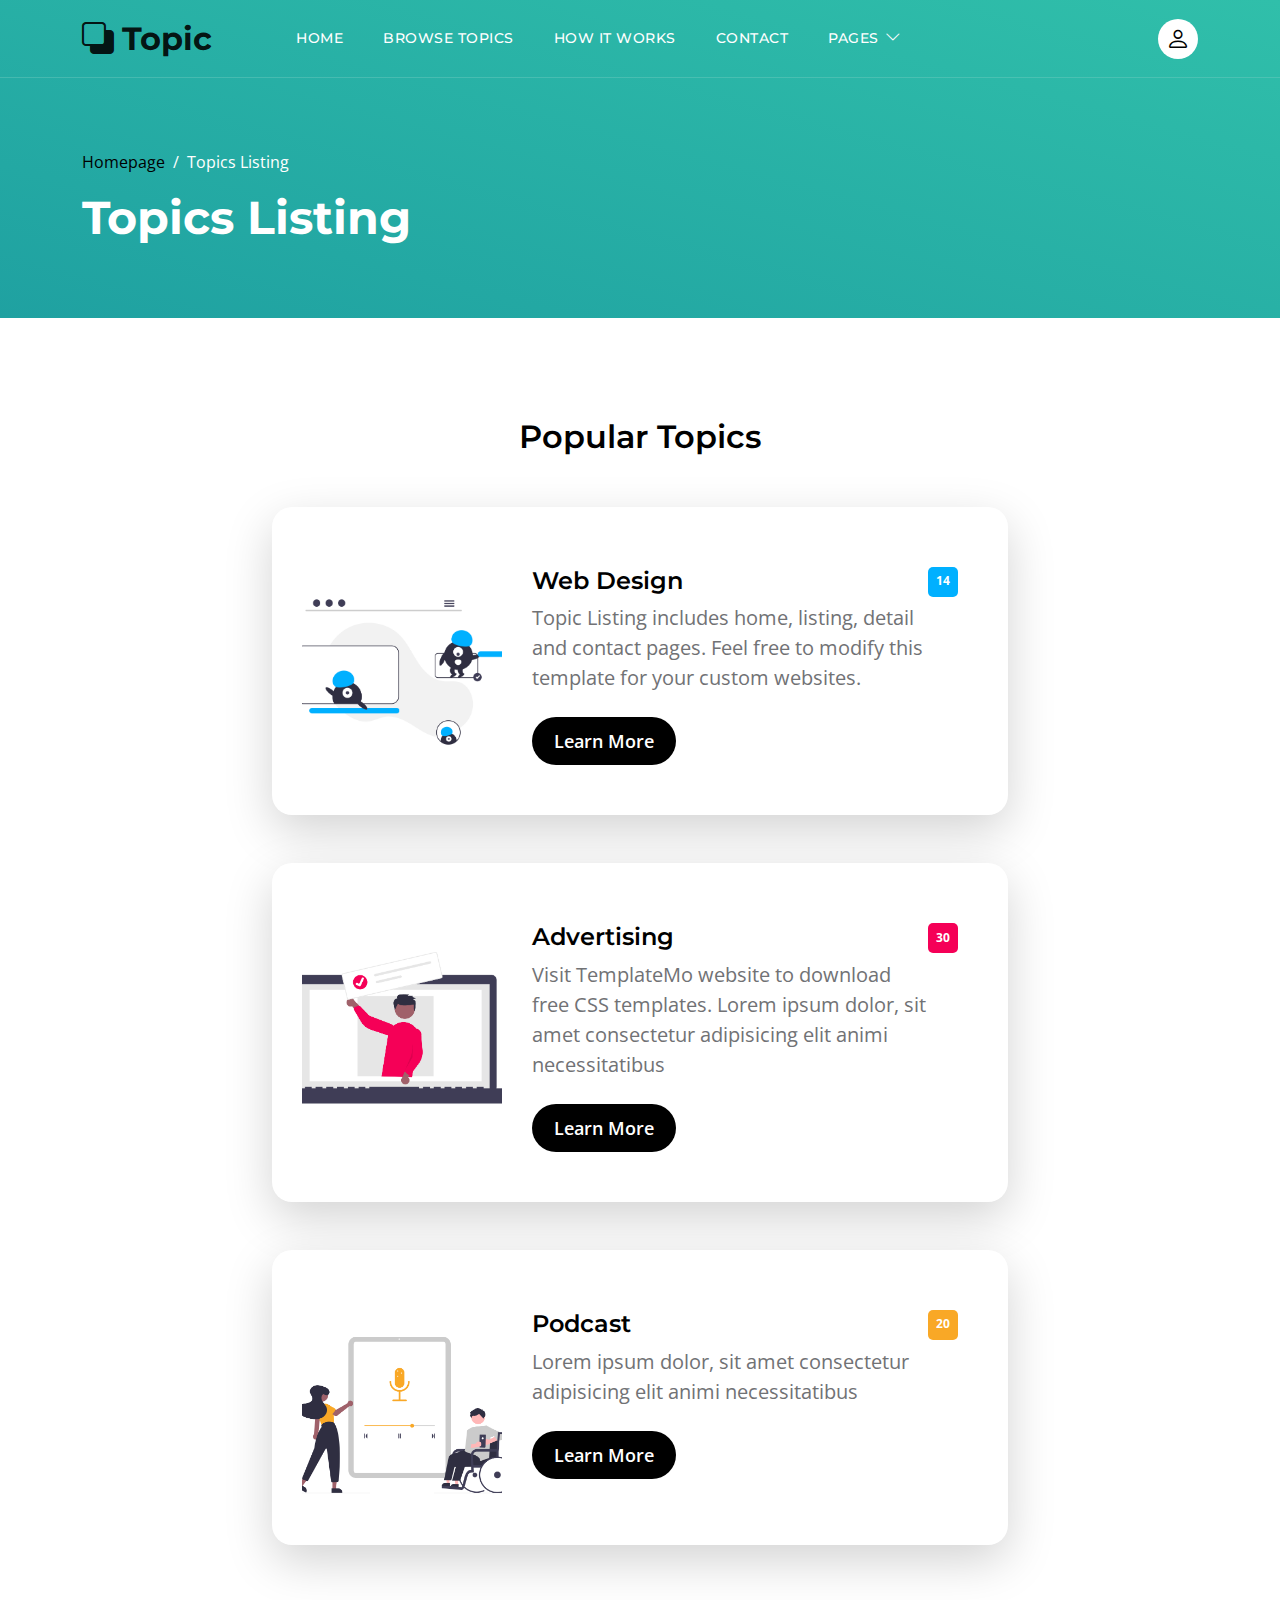
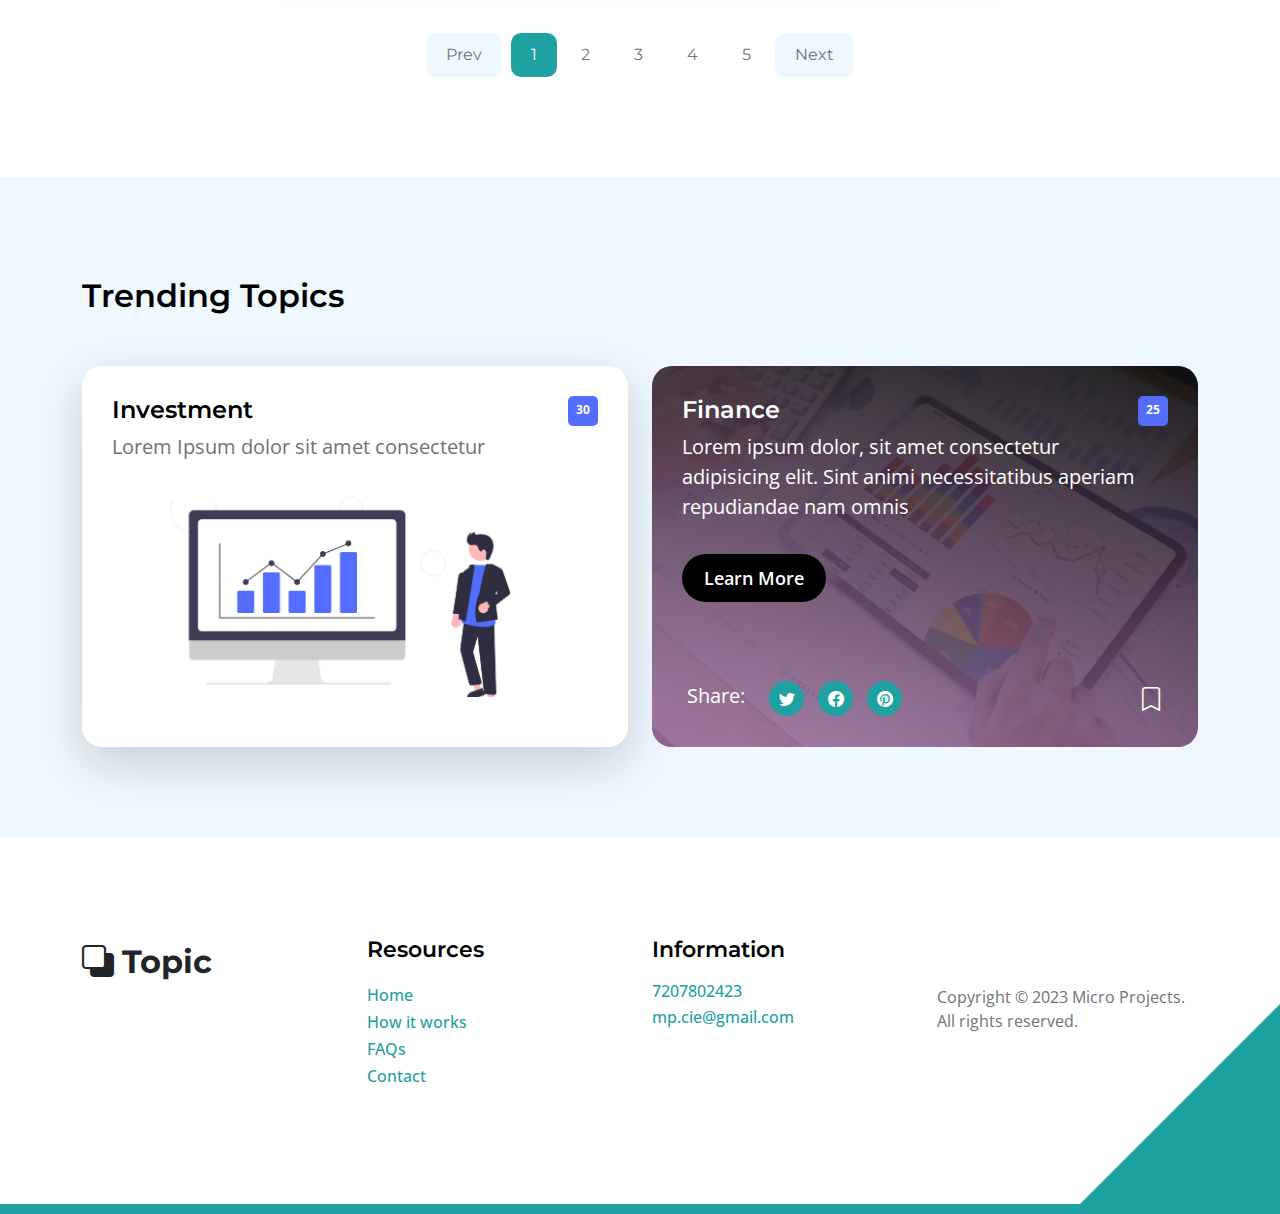
<file: topics-listing.html>
<!doctype html>
<html lang="en">
    <head>
        <meta charset="utf-8">
        <meta name="viewport" content="width=device-width, initial-scale=1">

        <meta name="description" content="">
        <meta name="author" content="">

        <title>Topic Listing Page</title>

        <!-- CSS FILES -->        
        <link rel="preconnect" href="https://fonts.googleapis.com">
        
        <link rel="preconnect" href="https://fonts.gstatic.com" crossorigin>

        <link href="https://fonts.googleapis.com/css2?family=Montserrat:wght@500;600;700&family=Open+Sans&display=swap" rel="stylesheet">
                        
        <link href="css/bootstrap.min.css" rel="stylesheet">

        <link href="css/bootstrap-icons.css" rel="stylesheet">

        <link href="css/templatemo-topic-listing.css" rel="stylesheet">

    </head>
    
    <body class="topics-listing-page" id="top">

        <main>

            <nav class="navbar navbar-expand-lg">
                <div class="container">
                    <a class="navbar-brand" href="index.html">
                        <i class="bi-back"></i>
                        <span>Topic</span>
                    </a>

                    <div class="d-lg-none ms-auto me-4">
                        <a href="#top" class="navbar-icon bi-person smoothscroll"></a>
                    </div>
    
                    <button class="navbar-toggler" type="button" data-bs-toggle="collapse" data-bs-target="#navbarNav" aria-controls="navbarNav" aria-expanded="false" aria-label="Toggle navigation">
                        <span class="navbar-toggler-icon"></span>
                    </button>
    
                    <div class="collapse navbar-collapse" id="navbarNav">
                        <ul class="navbar-nav ms-lg-5 me-lg-auto">
                            <li class="nav-item">
                                <a class="nav-link click-scroll" href="index.html#section_1">Home</a>
                            </li>

                            <li class="nav-item">
                                <a class="nav-link click-scroll" href="index.html#section_2">Browse Topics</a>
                            </li>
    
                            <li class="nav-item">
                                <a class="nav-link click-scroll" href="index.html#section_3">How it works</a>
                            </li>
    
                            <li class="nav-item">
                                <a class="nav-link click-scroll" href="index.html#section_5">Contact</a>
                            </li>

                            <li class="nav-item dropdown">
                                <a class="nav-link dropdown-toggle" href="#section_5" id="navbarLightDropdownMenuLink" role="button" data-bs-toggle="dropdown" aria-expanded="false">Pages</a>

                                <ul class="dropdown-menu dropdown-menu-light" aria-labelledby="navbarLightDropdownMenuLink">
                                    <li><a class="dropdown-item active" href="topics-listing.html">Topics Listing</a></li>

                                    <li><a class="dropdown-item" href="contact.html">Contact Form</a></li>
                                </ul>
                            </li>
                        </ul>

                        <div class="d-none d-lg-block">
                            <a href="#top" class="navbar-icon bi-person smoothscroll"></a>
                        </div>
                    </div>
                </div>
            </nav>


            <header class="site-header d-flex flex-column justify-content-center align-items-center">
                <div class="container">
                    <div class="row align-items-center">

                        <div class="col-lg-5 col-12">
                            <nav aria-label="breadcrumb">
                                <ol class="breadcrumb">
                                    <li class="breadcrumb-item"><a href="index.html">Homepage</a></li>

                                    <li class="breadcrumb-item active" aria-current="page">Topics Listing</li>
                                </ol>
                            </nav>

                            <h2 class="text-white">Topics Listing</h2>
                        </div>

                    </div>
                </div>
            </header>


            <section class="section-padding">
                <div class="container">
                    <div class="row">

                        <div class="col-lg-12 col-12 text-center">
                            <h3 class="mb-4">Popular Topics</h3>
                        </div>

                        <div class="col-lg-8 col-12 mt-3 mx-auto">
                            <div class="custom-block custom-block-topics-listing bg-white shadow-lg mb-5">
                                <div class="d-flex">
                                    <img src="images/topics/undraw_Remote_design_team_re_urdx.png" class="custom-block-image img-fluid" alt="">

                                    <div class="custom-block-topics-listing-info d-flex">
                                        <div>
                                            <h5 class="mb-2">Web Design</h5>

                                            <p class="mb-0">Topic Listing includes home, listing, detail and contact pages. Feel free to modify this template for your custom websites.</p>

                                            <a href="topics-detail.html" class="btn custom-btn mt-3 mt-lg-4">Learn More</a>
                                        </div>

                                        <span class="badge bg-design rounded-pill ms-auto">14</span>
                                    </div>
                                </div>
                            </div>

                            <div class="custom-block custom-block-topics-listing bg-white shadow-lg mb-5">
                                <div class="d-flex">
                                    <img src="images/topics/undraw_online_ad_re_ol62.png" class="custom-block-image img-fluid" alt="">

                                    <div class="custom-block-topics-listing-info d-flex">
                                        <div>
                                            <h5 class="mb-2">Advertising</h5>

                                            <p class="mb-0">Visit TemplateMo website to download free CSS templates. Lorem ipsum dolor, sit amet consectetur adipisicing elit animi necessitatibus</p>

                                            <a href="topics-detail.html" class="btn custom-btn mt-3 mt-lg-4">Learn More</a>
                                        </div>

                                        <span class="badge bg-advertising rounded-pill ms-auto">30</span>
                                    </div>
                                </div>
                            </div>

                            <div class="custom-block custom-block-topics-listing bg-white shadow-lg mb-5">
                                <div class="d-flex">
                                    <img src="images/topics/undraw_Podcast_audience_re_4i5q.png" class="custom-block-image img-fluid" alt="">

                                    <div class="custom-block-topics-listing-info d-flex">
                                        <div>
                                            <h5 class="mb-2">Podcast</h5>

                                            <p class="mb-0">Lorem ipsum dolor, sit amet consectetur adipisicing elit animi necessitatibus</p>

                                            <a href="topics-detail.html" class="btn custom-btn mt-3 mt-lg-4">Learn More</a>
                                        </div>

                                        <span class="badge bg-music rounded-pill ms-auto">20</span>
                                    </div>
                                </div>
                            </div>
                        </div>

                        <div class="col-lg-12 col-12">
                            <nav aria-label="Page navigation example">
                                <ul class="pagination justify-content-center mb-0">
                                    <li class="page-item">
                                        <a class="page-link" href="#" aria-label="Previous">
                                            <span aria-hidden="true">Prev</span>
                                        </a>
                                    </li>

                                    <li class="page-item active" aria-current="page">
                                        <a class="page-link" href="#">1</a>
                                    </li>
                                    
                                    <li class="page-item">
                                        <a class="page-link" href="#">2</a>
                                    </li>
                                    
                                    <li class="page-item">
                                        <a class="page-link" href="#">3</a>
                                    </li>

                                    <li class="page-item">
                                        <a class="page-link" href="#">4</a>
                                    </li>

                                    <li class="page-item">
                                        <a class="page-link" href="#">5</a>
                                    </li>
                                    
                                    <li class="page-item">
                                        <a class="page-link" href="#" aria-label="Next">
                                            <span aria-hidden="true">Next</span>
                                        </a>
                                    </li>
                                </ul>
                            </nav>
                        </div>

                    </div>
                </div>
            </section>


            <section class="section-padding section-bg">
                <div class="container">
                    <div class="row">

                        <div class="col-lg-12 col-12">
                            <h3 class="mb-4">Trending Topics</h3>
                        </div>

                        <div class="col-lg-6 col-md-6 col-12 mt-3 mb-4 mb-lg-0">
                            <div class="custom-block bg-white shadow-lg">
                                <a href="topics-detail.html">
                                    <div class="d-flex">
                                        <div>
                                            <h5 class="mb-2">Investment</h5>

                                            <p class="mb-0">Lorem Ipsum dolor sit amet consectetur</p>
                                        </div>

                                        <span class="badge bg-finance rounded-pill ms-auto">30</span>
                                    </div>

                                    <img src="images/topics/undraw_Finance_re_gnv2.png" class="custom-block-image img-fluid" alt="">
                                </a>
                            </div>
                        </div>

                        <div class="col-lg-6 col-md-6 col-12 mt-lg-3">
                            <div class="custom-block custom-block-overlay">
                                <div class="d-flex flex-column h-100">
                                    <img src="images/businesswoman-using-tablet-analysis.jpg" class="custom-block-image img-fluid" alt="">

                                    <div class="custom-block-overlay-text d-flex">
                                        <div>
                                            <h5 class="text-white mb-2">Finance</h5>

                                            <p class="text-white">Lorem ipsum dolor, sit amet consectetur adipisicing elit. Sint animi necessitatibus aperiam repudiandae nam omnis</p>

                                            <a href="topics-detail.html" class="btn custom-btn mt-2 mt-lg-3">Learn More</a>
                                        </div>

                                        <span class="badge bg-finance rounded-pill ms-auto">25</span>
                                    </div>

                                    <div class="social-share d-flex">
                                        <p class="text-white me-4">Share:</p>

                                        <ul class="social-icon">
                                            <li class="social-icon-item">
                                                <a href="#" class="social-icon-link bi-twitter"></a>
                                            </li>

                                            <li class="social-icon-item">
                                                <a href="#" class="social-icon-link bi-facebook"></a>
                                            </li>

                                            <li class="social-icon-item">
                                                <a href="#" class="social-icon-link bi-pinterest"></a>
                                            </li>
                                        </ul>

                                        <a href="#" class="custom-icon bi-bookmark ms-auto"></a>
                                    </div>

                                    <div class="section-overlay"></div>
                                </div>
                            </div>
                        </div>

                    </div>
                </div>
            </section>
        </main>

		<footer class="site-footer section-padding">
            <div class="container">
                <div class="row">

                    <div class="col-lg-3 col-12 mb-4 pb-2">
                        <a class="navbar-brand mb-2" href="index.html">
                            <i class="bi-back"></i>
                            <span>Topic</span>
                        </a>
                    </div>

                    <div class="col-lg-3 col-md-4 col-6">
                        <h6 class="site-footer-title mb-3">Resources</h6>

                        <ul class="site-footer-links">
                            <li class="site-footer-link-item">
                                <a href="#" class="site-footer-link">Home</a>
                            </li>

                            <li class="site-footer-link-item">
                                <a href="#" class="site-footer-link">How it works</a>
                            </li>

                            <li class="site-footer-link-item">
                                <a href="#" class="site-footer-link">FAQs</a>
                            </li>

                            <li class="site-footer-link-item">
                                <a href="#" class="site-footer-link">Contact</a>
                            </li>
                        </ul>
                    </div>

                    <div class="col-lg-3 col-md-4 col-6 mb-4 mb-lg-0">
                        <h6 class="site-footer-title mb-3">Information</h6>

                        <p class="text-white d-flex mb-1">
                            <a href="tel: 305-240-9671" class="site-footer-link">
                                7207802423
                            </a>
                        </p>

                        <p class="text-white d-flex">
                            <a href="mailto:info@company.com" class="site-footer-link">
                                mp.cie@gmail.com
                            </a>
                        </p>
                    </div>

                    <div class="col-lg-3 col-md-4 col-12 mt-4 mt-lg-0 ms-auto">
                        <p class="copyright-text mt-lg-5 mt-4">Copyright © 2023 Micro Projects. All rights reserved.
                        </p>                        
                    </div>

                </div>
            </div>
        </footer>

        <!-- JAVASCRIPT FILES -->
        <script src="js/jquery.min.js"></script>
        <script src="js/bootstrap.bundle.min.js"></script>
        <script src="js/jquery.sticky.js"></script>
        <script src="js/custom.js"></script>

    </body>
</html>
</file>
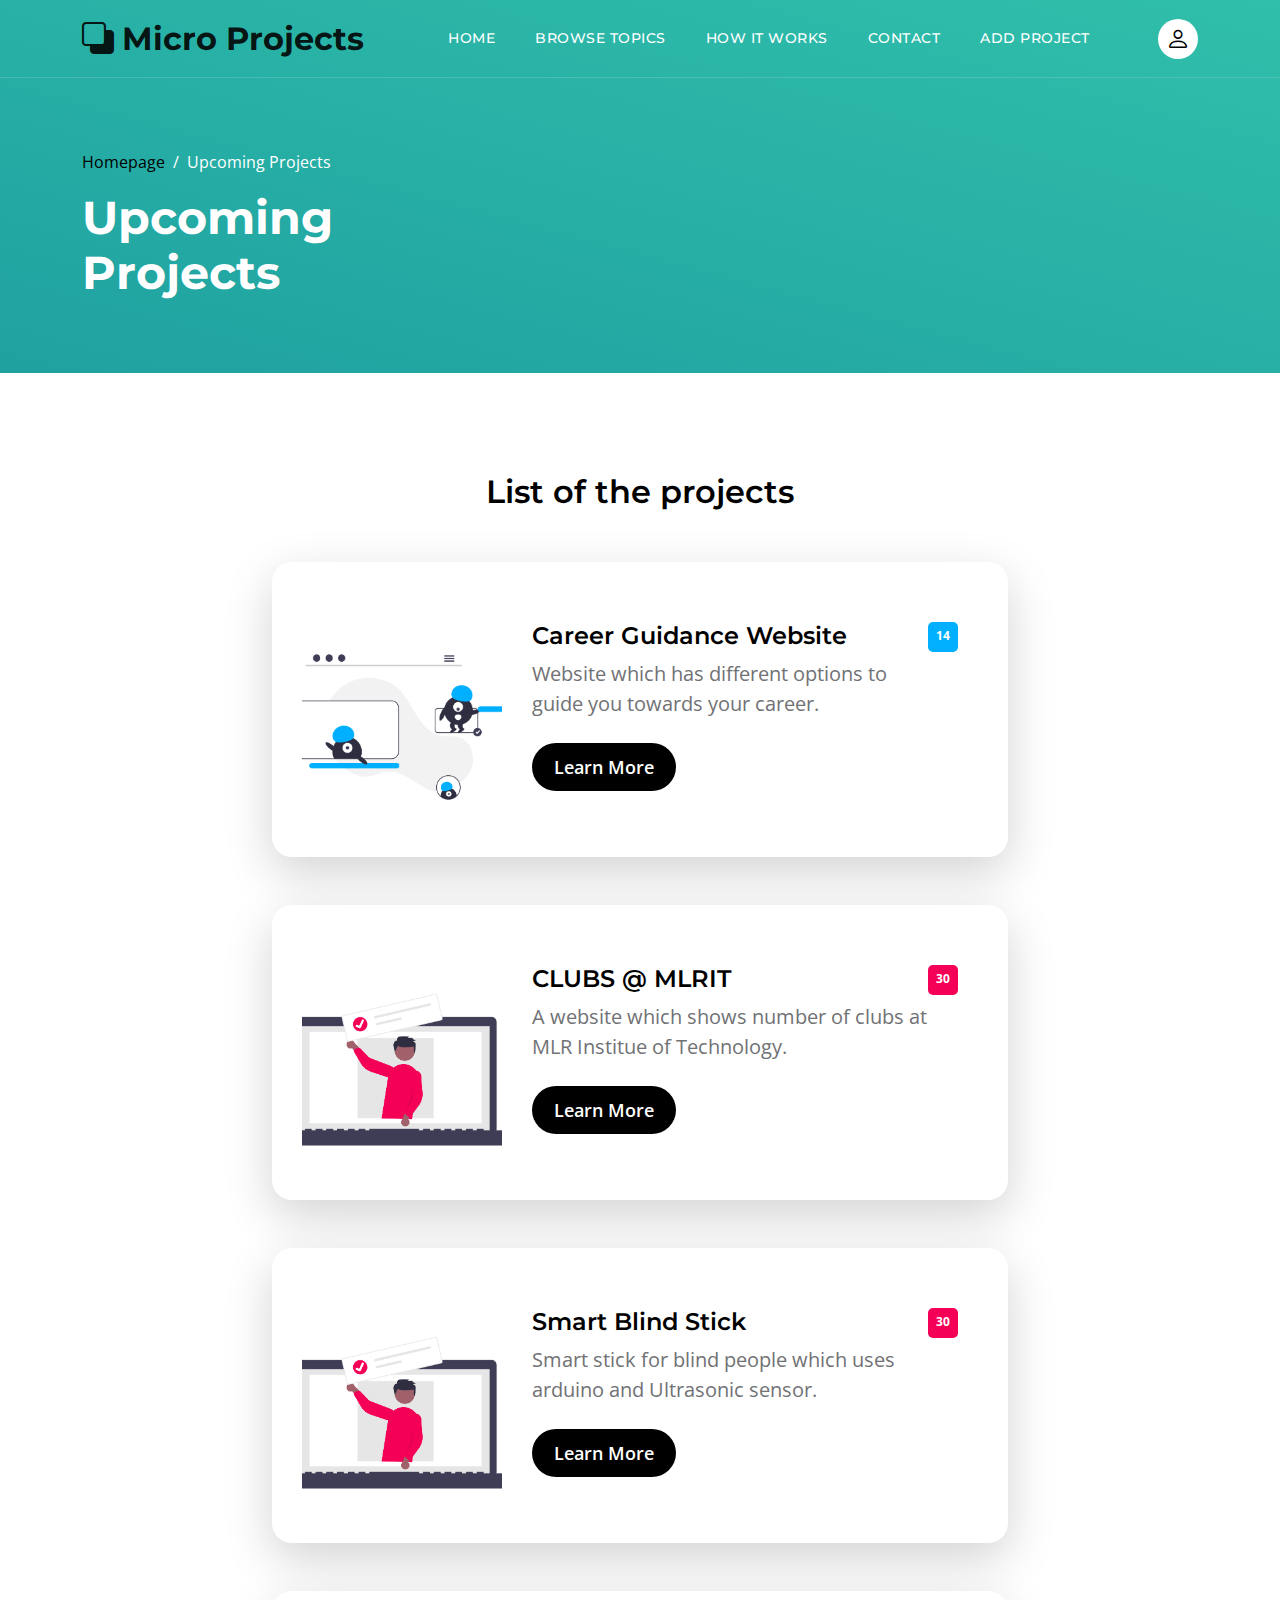
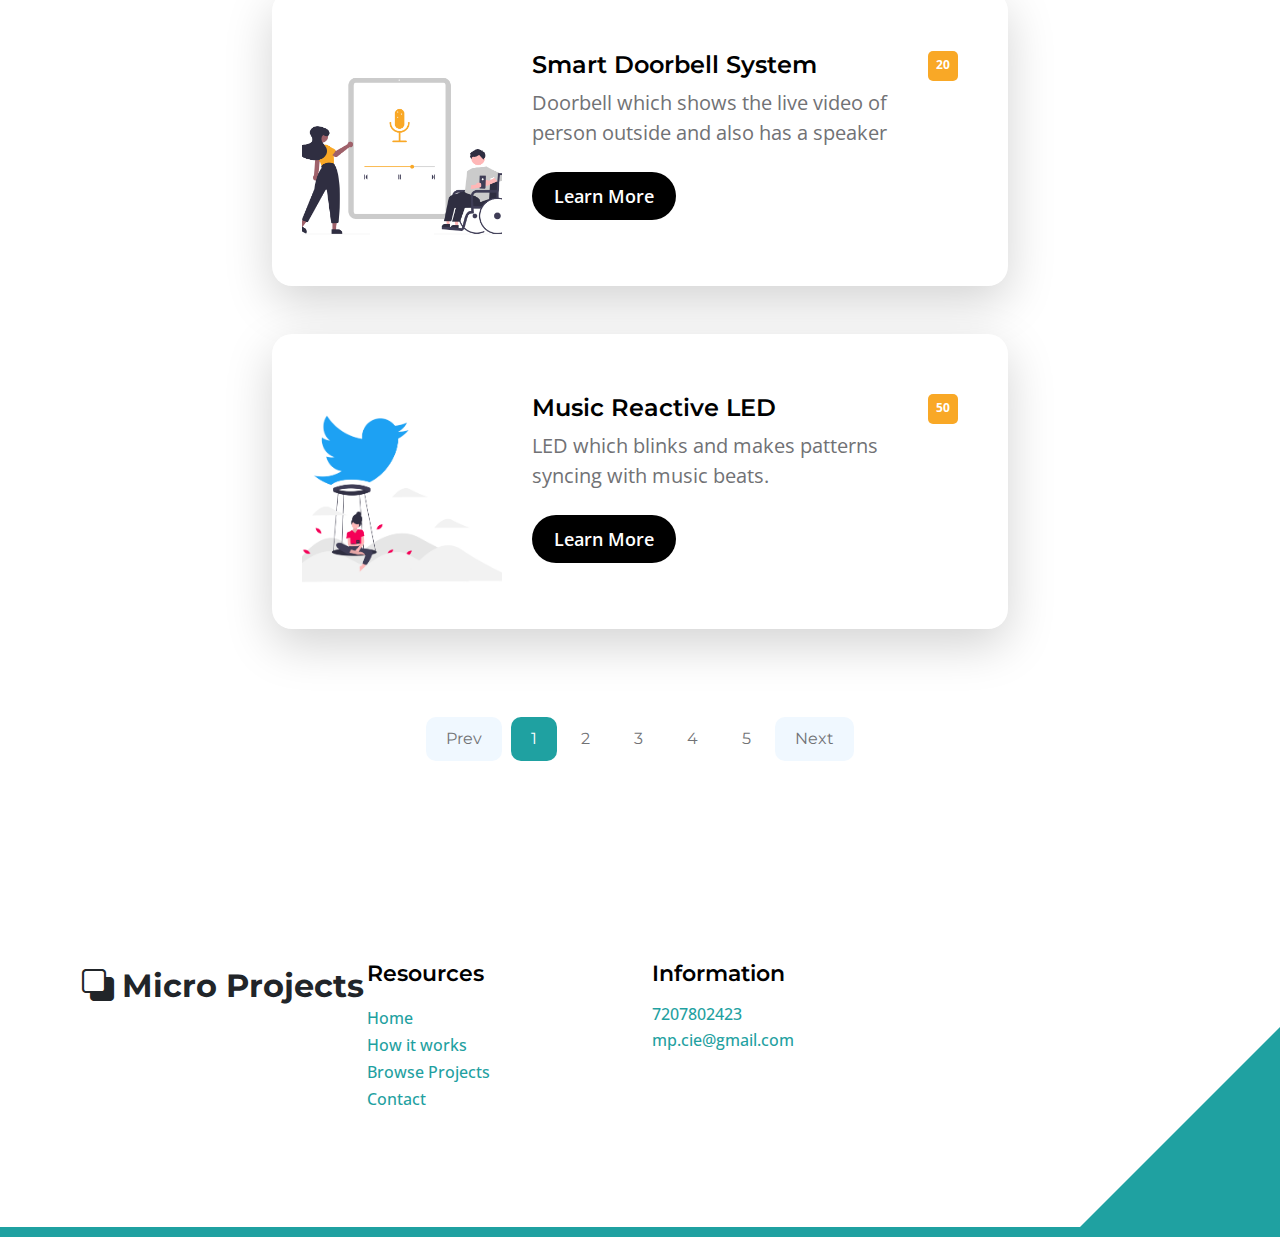
<file: Upcoming.html>
<!doctype html>
<html lang="en">
    <head>
        <meta charset="utf-8">
        <meta name="viewport" content="width=device-width, initial-scale=1">

        <meta name="description" content="">
        <meta name="author" content="">

        <title>Upcoming Projects</title>

        <!-- CSS FILES -->        
        <link rel="preconnect" href="https://fonts.googleapis.com">
        
        <link rel="preconnect" href="https://fonts.gstatic.com" crossorigin>

        <link href="https://fonts.googleapis.com/css2?family=Montserrat:wght@500;600;700&family=Open+Sans&display=swap" rel="stylesheet">
                        
        <link href="css/bootstrap.min.css" rel="stylesheet">

        <link href="css/bootstrap-icons.css" rel="stylesheet">

        <link href="css/templatemo-topic-listing.css" rel="stylesheet">

    </head>
    
    <body class="topics-listing-page" id="top">

        <main>

            <nav class="navbar navbar-expand-lg">
                <div class="container">
                    <a class="navbar-brand" href="index.html">
                        <i class="bi-back"></i>
                        <span>Micro Projects</span>
                    </a>

                    <div class="d-lg-none ms-auto me-4">
                        <a href="#top" class="navbar-icon bi-person smoothscroll"></a>
                    </div>
    
                    <button class="navbar-toggler" type="button" data-bs-toggle="collapse" data-bs-target="#navbarNav" aria-controls="navbarNav" aria-expanded="false" aria-label="Toggle navigation">
                        <span class="navbar-toggler-icon"></span>
                    </button>
    
                    <div class="collapse navbar-collapse" id="navbarNav">
                        <ul class="navbar-nav ms-lg-5 me-lg-auto">
                            <li class="nav-item">
                                <a class="nav-link click-scroll" href="index.html#section_1">Home</a>
                            </li>

                            <li class="nav-item">
                                <a class="nav-link click-scroll" href="index.html#section_2">Browse Topics</a>
                            </li>
    
                            <li class="nav-item">
                                <a class="nav-link click-scroll" href="index.html#section_3">How it works</a>
                            </li>
    
                            <li class="nav-item">
                                <a class="nav-link click-scroll" href="index.html#section_5">Contact</a>
                            </li>
                            <li class="nav-item">
                                <a class="nav-link click-scroll" href="contact.html">Add Project</a>
                            </li>

                            
                        </ul>

                        <div class="d-none d-lg-block">
                            <a href="login.html" class="navbar-icon bi-person smoothscroll"></a>
                        </div>
                    </div>
                </div>
            </nav>


            <header class="site-header d-flex flex-column justify-content-center align-items-center">
                <div class="container">
                    <div class="row align-items-center">

                        <div class="col-lg-5 col-12">
                            <nav aria-label="breadcrumb">
                                <ol class="breadcrumb">
                                    <li class="breadcrumb-item"><a href="index.html">Homepage</a></li>

                                    <li class="breadcrumb-item active" aria-current="page">Upcoming Projects</li>
                                </ol>
                            </nav>

                            <h2 class="text-white">Upcoming Projects</h2>
                        </div>

                    </div>
                </div>
            </header>


            <section class="section-padding">
                <div class="container">
                    <div class="row">

                        <div class="col-lg-12 col-12 text-center">
                            <h3 class="mb-4">List of the projects</h3>
                        </div>

                        <div class="col-lg-8 col-12 mt-3 mx-auto">
                            <div class="custom-block custom-block-topics-listing bg-white shadow-lg mb-5">
                                <div class="d-flex">
                                    <img src="images/topics/undraw_Remote_design_team_re_urdx.png" class="custom-block-image img-fluid" alt="">

                                    <div class="custom-block-topics-listing-info d-flex">
                                        <div>
                                            <h5 class="mb-2">Career Guidance Website</h5>

                                            <p class="mb-0">Website which has different options to guide you towards your career.</p>

                                            <a href="careergui.html" class="btn custom-btn mt-3 mt-lg-4">Learn More</a>
                                        </div>

                                        <span class="badge bg-design rounded-pill ms-auto">14</span>
                                    </div>
                                </div>
                            </div>

                            <div class="custom-block custom-block-topics-listing bg-white shadow-lg mb-5">
                                <div class="d-flex">
                                    <img src="images/topics/undraw_online_ad_re_ol62.png" class="custom-block-image img-fluid" alt="">

                                    <div class="custom-block-topics-listing-info d-flex">
                                        <div>
                                            <h5 class="mb-2">CLUBS @ MLRIT</h5>

                                            <p class="mb-0">A website which shows number of clubs at MLR Institue of Technology.</p>

                                            <a href="MLRITclubs.html" class="btn custom-btn mt-3 mt-lg-4">Learn More</a>
                                        </div>

                                        <span class="badge bg-advertising rounded-pill ms-auto">30</span>
                                    </div>
                                </div>
                            </div>

                            <div class="custom-block custom-block-topics-listing bg-white shadow-lg mb-5">
                                <div class="d-flex">
                                    <img src="images/topics/undraw_online_ad_re_ol62.png" class="custom-block-image img-fluid" alt="">

                                    <div class="custom-block-topics-listing-info d-flex">
                                        <div>
                                            <h5 class="mb-2">Smart Blind Stick</h5>

                                            <p class="mb-0">Smart stick for blind people which uses arduino and Ultrasonic sensor.</p>

                                            <a href="#" class="btn custom-btn mt-3 mt-lg-4">Learn More</a>
                                        </div>

                                        <span class="badge bg-advertising rounded-pill ms-auto">30</span>
                                    </div>
                                </div>
                            </div>

                            <div class="custom-block custom-block-topics-listing bg-white shadow-lg mb-5">
                                <div class="d-flex">
                                    <img src="images/topics/undraw_Podcast_audience_re_4i5q.png" class="custom-block-image img-fluid" alt="">

                                    <div class="custom-block-topics-listing-info d-flex">
                                        <div>
                                            <h5 class="mb-2">Smart Doorbell System</h5>

                                            <p class="mb-0">Doorbell which shows the live video of person outside and also has a speaker</p>

                                            <a href="#" class="btn custom-btn mt-3 mt-lg-4">Learn More</a>
                                        </div>

                                        <span class="badge bg-music rounded-pill ms-auto">20</span>
                                    </div>
                                </div>
                            </div>
                            
                            <div class="custom-block custom-block-topics-listing bg-white shadow-lg mb-5">
                                <div class="d-flex">
                                    <img src="images/topics/undraw_viral_tweet_gndb.png" class="custom-block-image img-fluid" alt="">

                                    <div class="custom-block-topics-listing-info d-flex">
                                        <div>
                                            <h5 class="mb-2">Music Reactive LED</h5>

                                            <p class="mb-0">LED which blinks and makes patterns syncing with music beats.</p>

                                            <a href="#" class="btn custom-btn mt-3 mt-lg-4">Learn More</a>
                                        </div>

                                        <span class="badge bg-music rounded-pill ms-auto">50</span>
                                    </div>
                                </div>
                            </div>
                        </div>

                        <div class="col-lg-12 col-12">
                            <nav aria-label="Page navigation example">
                                <ul class="pagination justify-content-center mb-0">
                                    <li class="page-item">
                                        <a class="page-link" href="#" aria-label="Previous">
                                            <span aria-hidden="true">Prev</span>
                                        </a>
                                    </li>

                                    <li class="page-item active" aria-current="page">
                                        <a class="page-link" href="#">1</a>
                                    </li>
                                    
                                    <li class="page-item">
                                        <a class="page-link" href="#">2</a>
                                    </li>
                                    
                                    <li class="page-item">
                                        <a class="page-link" href="#">3</a>
                                    </li>

                                    <li class="page-item">
                                        <a class="page-link" href="#">4</a>
                                    </li>

                                    <li class="page-item">
                                        <a class="page-link" href="#">5</a>
                                    </li>
                                    
                                    <li class="page-item">
                                        <a class="page-link" href="#" aria-label="Next">
                                            <span aria-hidden="true">Next</span>
                                        </a>
                                    </li>
                                </ul>
                            </nav>
                        </div>

                    </div>
                </div>
            </section>
        </main>

		<footer class="site-footer section-padding">
            <div class="container">
                <div class="row">

                    <div class="col-lg-3 col-12 mb-4 pb-2">
                        <a class="navbar-brand mb-2" href="index.html">
                            <i class="bi-back"></i>
                            <span>Micro Projects</span>
                        </a>
                    </div>

                    <div class="col-lg-3 col-md-4 col-6">
                        <h6 class="site-footer-title mb-3">Resources</h6>

                        <ul class="site-footer-links">
                            <li class="site-footer-link-item">
                                <a href="index.html" class="site-footer-link">Home</a>
                            </li>

                            <li class="site-footer-link-item">
                                <a href="index.html#section_3" class="site-footer-link">How it works</a>
                            </li>

                            <li class="site-footer-link-item">
                                <a href="index.html#section_2" class="site-footer-link">Browse Projects</a>
                            </li>

                            <li class="site-footer-link-item">
                                <a href="index.html#section_5" class="site-footer-link">Contact</a>
                            </li>
                        </ul>
                    </div>

                    <div class="col-lg-3 col-md-4 col-6 mb-4 mb-lg-0">
                        <h6 class="site-footer-title mb-3">Information</h6>

                        <p class="text-white d-flex mb-1">
                            <a href="tel: 305-240-9671" class="site-footer-link">
                                7207802423
                            </a>
                        </p>

                        <p class="text-white d-flex">
                            <a href="mailto:info@company.com" class="site-footer-link">
                                mp.cie@gmail.com
                            </a>
                        </p>
                    </div>

                    <!-- <div class="col-lg-3 col-md-4 col-12 mt-4 mt-lg-0 ms-auto">
                        <p class="copyright-text mt-lg-5 mt-4">Copyright © 2023 Micro Projects. All rights reserved.
                        </p>                        
                    </div> -->

                </div>
            </div>
        </footer>

        <!-- JAVASCRIPT FILES -->
        <script src="js/jquery.min.js"></script>
        <script src="js/bootstrap.bundle.min.js"></script>
        <script src="js/jquery.sticky.js"></script>
        <script src="js/custom.js"></script>

    </body>
</html>
</file>
<file: css/templatemo-topic-listing.css>
:root {
  --white-color:                  #ffffff;
  --primary-color:                #000000;
  --secondary-color:              #1fa1a1;
  --section-bg-color:             #f0f8ff;
  --custom-btn-bg-color:          #000000;
  --custom-btn-bg-hover-color:    #1fa1a1;
  --dark-color:                   #000000;
  --p-color:                      #717275;
  --border-color:                 #7fffd4;
  --link-hover-color:             #000000;

  --body-font-family:             'Open Sans', sans-serif;
  --title-font-family:            'Montserrat', sans-serif;

  --h1-font-size:                 58px;
  --h2-font-size:                 46px;
  --h3-font-size:                 32px;
  --h4-font-size:                 28px;
  --h5-font-size:                 24px;
  --h6-font-size:                 22px;
  --p-font-size:                  20px;
  --menu-font-size:               14px;
  --btn-font-size:                18px;
  --copyright-font-size:          16px;

  --border-radius-large:          100px;
  --border-radius-medium:         20px;
  --border-radius-small:          10px;

  --font-weight-normal:           400;
  --font-weight-medium:           500;
  --font-weight-semibold:         600;
  --font-weight-bold:             700;
}

body {
  background-color: var(--white-color);
  font-family: var(--body-font-family); 
}


/*---------------------------------------
  TYPOGRAPHY               
-----------------------------------------*/

h2,
h3,
h4,
h5,
h6 {
  color: var(--dark-color);
}

h1,
h2,
h3,
h4,
h5,
h6 {
  font-family: var(--title-font-family); 
  font-weight: var(--font-weight-semibold);
}

h1 {
  font-size: var(--h1-font-size);
  font-weight: var(--font-weight-bold);
}

h2 {
  font-size: var(--h2-font-size);
  font-weight: var(--font-weight-bold);
}

h3 {
  font-size: var(--h3-font-size);
}

h4 {
  font-size: var(--h4-font-size);
}

h5 {
  font-size: var(--h5-font-size);
}

h6 {
  color: var(--primary-color);
  font-size: var(--h6-font-size);
}

p {
  color: var(--p-color);
  font-size: var(--p-font-size);
  font-weight: var(--font-weight-normal);
}

ul li {
  color: var(--p-color);
  font-size: var(--p-font-size);
  font-weight: var(--font-weight-normal);
}

a, 
button {
  touch-action: manipulation;
  transition: all 0.3s;
}

a {
  display: inline-block;
  color: var(--primary-color);
  text-decoration: none;
}

a:hover {
  color: var(--link-hover-color);
}

b,
strong {
  font-weight: var(--font-weight-bold);
}


/*---------------------------------------
  SECTION               
-----------------------------------------*/
.section-padding {
  padding-top: 100px;
  padding-bottom: 100px;
}

.section-bg {
  background-color: var(--section-bg-color);
}

.section-overlay {
  background-image: linear-gradient(15deg, rgb(164, 115, 166) 0%, #000000 100%);
  position: absolute;
  top: 0;
  left: 0;
  pointer-events: none;
  width: 100%;
  height: 100%;
  opacity: 0.85;
}

.section-overlay + .container {
  position: relative;
}

.tab-content {
  background-color: var(--white-color);
  border-radius: var(--border-radius-medium);
}

.nav-tabs {
  border-bottom: 1px solid #ecf3f2;
  margin-bottom: 40px;
  justify-content: center;
}

.nav-tabs .nav-link {
  border-radius: 0;
  border-top: 0;
  border-right: 0;
  border-left: 0;
  color: var(--p-color);
  font-family: var(--title-font-family);
  font-size: var(--btn-font-size);
  font-weight: var(--font-weight-medium);
  padding: 15px 25px;
  transition: all 0.3s;
}

.nav-tabs .nav-link:first-child {
  margin-right: 20px;
}

.nav-tabs .nav-item.show .nav-link, 
.nav-tabs .nav-link.active,
.nav-tabs .nav-link:focus, 
.nav-tabs .nav-link:hover {
  border-bottom-color: var(--primary-color);
  color: var(--primary-color);
}


/*---------------------------------------
  CUSTOM ICON COLOR               
-----------------------------------------*/
.custom-icon {
  color: var(--secondary-color);
}


/*---------------------------------------
  CUSTOM BUTTON               
-----------------------------------------*/
.custom-btn {
  background: var(--custom-btn-bg-color);
  border: 2px solid transparent;
  border-radius: var(--border-radius-large);
  color: var(--white-color);
  font-size: var(--btn-font-size);
  font-weight: var(--font-weight-semibold);
  line-height: normal;
  transition: all 0.3s;
  padding: 10px 20px;
}

.custom-btn:hover {
  background: var(--custom-btn-bg-hover-color);
  color: var(--white-color);
}

.custom-border-btn {
  background: transparent;
  border: 2px solid var(--custom-btn-bg-color);
  color: var(--custom-btn-bg-color);
}

.custom-border-btn:hover {
  background: var(--custom-btn-bg-color);
  border-color: transparent;
  color: var(--white-color);
}

.custom-btn-bg-white {
  border-color: var(--white-color);
  color: var(--white-color);
}


/*---------------------------------------
  SITE HEADER              
-----------------------------------------*/
.site-header {
  background-image: linear-gradient(15deg, #1fa1a1 0%, #30bfaa 100%);
  padding-top: 150px;
  padding-bottom: 80px;
}

.site-header .container {
  height: 100%;
}

.breadcrumb-item+.breadcrumb-item::before,
.breadcrumb-item a:hover,
.breadcrumb-item.active {
  color: var(--white-color);
}

.site-header .custom-icon {
  color: var(--white-color);
  font-size: var(--h4-font-size);
}

.site-header .custom-icon:hover {
  color: var(--secondary-color);
}


/*---------------------------------------
  NAVIGATION              
-----------------------------------------*/
.sticky-wrapper {
  position: absolute;
  top: 0;
  right: 0;
  left: 0;
}

.sticky-wrapper.is-sticky .navbar {
  background-color: var(--secondary-color);
}

.navbar {
  background: transparent;
  border-bottom: 1px solid rgba(128, 208, 199, 0.35);
  z-index: 9;
}

.navbar-brand,
.navbar-brand:hover {
  font-size: var(--h3-font-size);
  font-weight: var(--font-weight-bold);
  display: block;
}

.navbar-brand span {
  font-family: var(--title-font-family);
}

.navbar-expand-lg .navbar-nav .nav-link {
  border-radius: var(--border-radius-large);
  margin: 10px;
  padding: 10px;
}

.navbar-nav .nav-link {
  display: inline-block;
  color: var(--white-color);
  font-family: var(--title-font-family); 
  font-size: var(--menu-font-size);
  font-weight: var(--font-weight-medium);
  text-transform: uppercase;
  letter-spacing: 0.5px;
  position: relative;
  padding-top: 15px;
  padding-bottom: 15px;
}

.navbar-nav .nav-link.active, 
.navbar-nav .nav-link:hover {
  color: var(--primary-color);
}

.navbar .dropdown-menu {
  background: var(--white-color);
  box-shadow: 0 1rem 3rem rgba(0,0,0,.175);
  border: 0;
  display: inherit;
  opacity: 0;
  min-width: 9rem;
  margin-top: 20px;
  padding: 13px 0 10px 0;
  transition: all 0.3s;
  pointer-events: none;
}

.navbar .dropdown-menu::before {
  content: "";
  width: 0;
  height: 0;
  border-left: 20px solid transparent;
  border-right: 20px solid transparent;
  border-bottom: 15px solid var(--white-color);
  position: absolute;
  top: -10px;
  left: 10px;
}

.navbar .dropdown-item {
  display: inline-block;
  color: var(--p-bg-color);
  font-family: var(--title-font-family); 
  font-size: var(--menu-font-size);
  font-weight: var(--font-weight-medium);
  text-transform: uppercase;
  letter-spacing: 0.5px;
  position: relative;
}

.navbar .dropdown-item.active, 
.navbar .dropdown-item:active,
.navbar .dropdown-item:focus, 
.navbar .dropdown-item:hover {
  background: transparent;
  color: var(--primary-color);
}

.navbar .dropdown-toggle::after {
  content: "\f282";
  display: inline-block;
  font-family: bootstrap-icons !important;
  font-size: var(--copyright-font-size);
  font-style: normal;
  font-weight: normal !important;
  font-variant: normal;
  text-transform: none;
  line-height: 1;
  vertical-align: -.125em;
  -webkit-font-smoothing: antialiased;
  -moz-osx-font-smoothing: grayscale;
  position: relative;
  left: 2px;
  border: 0;
}

@media screen and (min-width: 992px) {
  .navbar .dropdown:hover .dropdown-menu {
    opacity: 1;
    margin-top: 0;
    pointer-events: auto;
  }
}

.navbar-icon {
  background: var(--white-color);
  border-radius: var(--border-radius-large);
  display: inline-block;
  font-size: var(--h5-font-size);
  width: 40px;
  height: 40px;
  line-height: 40px;
  text-align: center;
  transition: all 0.3s ease;
}

.navbar-icon:hover {
  background: var(--primary-color);
  color: var(--white-color);
}

.navbar-toggler {
  border: 0;
  padding: 0;
  cursor: pointer;
  margin: 0;
  width: 30px;
  height: 35px;
  outline: none;
}

.navbar-toggler:focus {
  outline: none;
  box-shadow: none;
}

.navbar-toggler[aria-expanded="true"] .navbar-toggler-icon {
  background: transparent;
}

.navbar-toggler[aria-expanded="true"] .navbar-toggler-icon:before,
.navbar-toggler[aria-expanded="true"] .navbar-toggler-icon:after {
  transition: top 300ms 50ms ease, -webkit-transform 300ms 350ms ease;
  transition: top 300ms 50ms ease, transform 300ms 350ms ease;
  transition: top 300ms 50ms ease, transform 300ms 350ms ease, -webkit-transform 300ms 350ms ease;
  top: 0;
}

.navbar-toggler[aria-expanded="true"] .navbar-toggler-icon:before {
  transform: rotate(45deg);
}

.navbar-toggler[aria-expanded="true"] .navbar-toggler-icon:after {
  transform: rotate(-45deg);
}

.navbar-toggler .navbar-toggler-icon {
  background: var(--white-color);
  transition: background 10ms 300ms ease;
  display: block;
  width: 30px;
  height: 2px;
  position: relative;
}

.navbar-toggler .navbar-toggler-icon:before,
.navbar-toggler .navbar-toggler-icon:after {
  transition: top 300ms 350ms ease, -webkit-transform 300ms 50ms ease;
  transition: top 300ms 350ms ease, transform 300ms 50ms ease;
  transition: top 300ms 350ms ease, transform 300ms 50ms ease, -webkit-transform 300ms 50ms ease;
  position: absolute;
  right: 0;
  left: 0;
  background: var(--white-color);
  width: 30px;
  height: 2px;
  content: '';
}

.navbar-toggler .navbar-toggler-icon::before {
  top: -8px;
}

.navbar-toggler .navbar-toggler-icon::after {
  top: 8px;
}


/*---------------------------------------
  HERO        
-----------------------------------------*/
.hero-section {
  background-image: linear-gradient(15deg, #1fa1a1 0%, #30bfaa 100%);
  position: relative;
  overflow: hidden;
  padding-top: 150px;
  padding-bottom: 150px;
}

.hero-section .input-group {
  background-color: var(--white-color);
  border-radius: var(--border-radius-large);
  padding: 10px 15px;
}

.hero-section .input-group-text {
  background-color: transparent;
  border: 0;
}

.hero-section input[type="search"] {
  border: 0;
  box-shadow: none;
  margin-bottom: 0;
  padding-left: 0;
}

.hero-section button[type="button"] {
  background-color: var(--primary-color);
  border: 0;
  border-radius: var(--border-radius-large) !important;
  color: var(--white-color);
  max-width: 150px;
}


/*---------------------------------------
  TOPICS              
-----------------------------------------*/
.featured-section {
  background-color: var(--secondary-color);
  border-radius: 0 0 100px 100px;
  padding-bottom: 100px;
}

.featured-section .row {
  position: relative;
  bottom: 100px;
  margin-bottom: -100px;
}

.custom-block {
  border-radius: var(--border-radius-medium);
  position: relative;
  overflow: hidden;
  padding: 30px;
  transition: all 0.3s ease;
  height: 100%;
  margin-bottom: 10px;
  margin-top: 10px;
}

.custom-block:hover {
  background-color: var(--secondary-color);
  transform: translateY(-3px);
}

.custom-block > a {
  width: 100%;
}

.custom-block-image {
  display: block;
  width: 100%;
  height: 200px;
  object-fit: cover;
  margin-top: 35px;
}

.custom-block .rounded-pill {
  border-radius: 5px !important;
  display: flex;
  justify-content: center;
  text-align: center;
  width: 30px;
  height: 30px;
  line-height: 20px;
}

.custom-block-overlay {
  height: 100%;
  min-height: 350px;
  padding: 0;
}

.custom-block-overlay > a {
  height: 100%;
}

.custom-block-overlay .custom-block-image {
  border-radius: var(--border-radius-medium);
  display: block;
  height: 100%;
  margin-top: 0;
}

.custom-block-overlay-text {
  position: absolute;
  z-index: 2;
  top: 0;
  right: 0;
  left: 0;
  padding: 30px;
}

.social-share {
  position: absolute;
  bottom: 0;
  right: 0;
  left: 0;
  z-index: 2;
  padding: 20px 35px;
}

.social-share .bi-bookmark {
  color: var(--white-color);
  font-size: var(--h5-font-size);
}

.social-share .bi-bookmark:hover {
  color: var(--secondary-color);
}

.bg-design {
  background-color: #00B0FF;
}

.bg-graphic {
  background-color: #00BFA6;
}

.bg-advertising {
  background-color: #F50057;
}

.bg-finance {
  background-color: #536DFE;
}

.bg-music {
  background-color: #F9A826;
}

.bg-education {
  background-color: #00BFA6;
}


/*---------------------------------------
  TOPICS               
-----------------------------------------*/
.topics-detail-block {
  border-radius: var(--border-radius-medium);
  position: relative;
  overflow: hidden;
}

.topics-detail-block-image {
  display: block;
  border-radius: var(--border-radius-medium);
}

blockquote {
  background-color: var(--section-bg-color);
  border-radius: var(--border-radius-small);
  font-family: var(--title-font-family);
  font-size: var(--h4-font-size);
  font-weight: var(--font-weight-bold);
  display: inline-block;
  text-align: center;
  margin: 30px;
  padding: 40px;
}

.topics-listing-page .site-header {
  padding-bottom: 65px;
}

.custom-block-topics-listing-info {
  margin: 30px 20px 20px 30px;
}

.custom-block-topics-listing {
  height: inherit;
}

.custom-block-topics-listing .custom-block-image {
  width: 200px;
}


/*---------------------------------------
  PAGINATION              
-----------------------------------------*/
.pagination {
  margin-top: 40px;
}

.page-link {
  border: 0;
  border-radius: var(--border-radius-small);
  color: var(--p-color);
  font-family: var(--title-font-family);
  margin: 0 5px;
  padding: 10px 20px;
}

.page-link:hover,
.page-item:first-child .page-link:hover,
.page-item:last-child .page-link:hover {
  background-color: var(--secondary-color);
  color: var(--white-color);
}

.page-item:first-child .page-link {
  margin-right: 10px;
}

.page-item:first-child .page-link,
.page-item:last-child .page-link {
  background-color: var(--section-bg-color);
  border-radius: var(--border-radius-small);
}

.active>.page-link, .page-link.active {
  background-color: var(--secondary-color);
  border-color: var(--secondary-color);
}


/*---------------------------------------
  TIMELINE              
-----------------------------------------*/
.timeline-section {
  background-image: url('../images/colleagues-working-cozy-office-medium-shot.jpg');
  background-repeat: no-repeat;
  background-position: center;
  background-size: cover;
  position: relative;
}

.timeline-container .vertical-scrollable-timeline {
  list-style-type: none;
  position: relative;
  padding-left: 0;
}

.timeline-container .vertical-scrollable-timeline .list-progress {
  width: 8px;
  height: 87%;
  background-color: var(--primary-color);
  position: absolute;
  left: 52px;
  top: 0;
  overflow: hidden;
}

.timeline-container .vertical-scrollable-timeline .list-progress .inner {
  position: absolute;
  right: 0;
  bottom: 0;
  height: 100%;
  background-color: var(--secondary-color);
  width: 100%;
}

.timeline-container .vertical-scrollable-timeline li {
  position: relative;
  padding: 20px 0px 65px 145px;
}

.timeline-container .vertical-scrollable-timeline li:last-child {
  padding-bottom: 0;
}

.timeline-container .vertical-scrollable-timeline li p {
  line-height: 40px;
}

.timeline-container .vertical-scrollable-timeline li p:last-child {
  margin-bottom: 0;
}

.timeline-container .vertical-scrollable-timeline li .icon-holder {
  position: absolute;
  left: 0;
  top: 0;
  width: 104px;
  height: 104px;
  display: flex;
  justify-content: center;
  align-items: center;
  background-color: var(--secondary-color);
  border-radius: 50%;
  z-index: 1;
  transition: 0.4s all;
}

.timeline-container .vertical-scrollable-timeline li .icon-holder::before {
  content: "";
  width: 80px;
  height: 80px;
  border: 4px solid #fff;
  position: absolute;
  background-color: var(--secondary-color);
  border-radius: 50%;
  z-index: -1;
  transition: 0.4s all;
}

.timeline-container .vertical-scrollable-timeline li .icon-holder i {
  font-size: 25px;
  color: var(--white-color);
}

.timeline-container .vertical-scrollable-timeline li::before {
  content: "";
  position: absolute;
  height: 100%;
  width: 8px;
  background-color: transparent;
  left: 52px;
  z-index: 0;
}

.timeline-container .vertical-scrollable-timeline li.active .icon-holder {
  background-color: var(--primary-color);
}

.timeline-container .vertical-scrollable-timeline li.active .icon-holder::before {
  background-color: var(--primary-color);
}


/*---------------------------------------
  FAQs              
-----------------------------------------*/
.faq-section .accordion-item {
  border: 0;
}

.faq-section .accordion-button {
  font-size: var(--h6-font-size);
  font-weight: var(--font-weight-semibold);
}

.faq-section .accordion-item:first-of-type .accordion-button {
  border-radius: var(--border-radius-large);
}

.faq-section .accordion-button:not(.collapsed) {
  border-radius: var(--border-radius-large);
  box-shadow: none;
  color: var(--primary-color);
}

.faq-section .accordion-body {
  color: var(--p-color);
  font-size: var(--btn-font-size);
  line-height: 40px;
}

/*---------------------------------------
  NEWSLETTER               
-----------------------------------------*/
.newsletter-image {
  border-radius: var(--border-radius-medium);
}


/*---------------------------------------
  CONTACT               
-----------------------------------------*/
.google-map {
  border-radius: var(--border-radius-medium);
}

.contact-form .form-floating>textarea {
  border-radius: var(--border-radius-medium);
  height: 150px;
}


/*---------------------------------------
  SUBSCRIBE FORM               
-----------------------------------------*/
.subscribe-form-wrap {
  padding: 50px;
}

.subscribe-form {
  width: 95%;
}


/*---------------------------------------
  CUSTOM FORM               
-----------------------------------------*/
.custom-form .form-control {
  border-radius: var(--border-radius-large);
  color: var(--p-color);
  margin-bottom: 24px;
  padding-top: 13px;
  padding-bottom: 13px;
  padding-left: 20px;
  outline: none;
  justify-self: center;
}

.form-floating>label {
  padding-left: 20px;
}

.custom-form button[type="button"] {
  background: var(--custom-btn-bg-color);
  border: none;
  border-radius: var(--border-radius-large);
  color: var(--white-color);
  font-family: var(--title-font-family);
  font-size: var(--p-font-size);
  font-weight: var(--font-weight-semibold);
  transition: all 0.3s;
  margin-bottom: 0;
}

.custom-form button[type="button"]:hover,
.custom-form button[type="button"]:focus {
  background: var(--custom-btn-bg-hover-color);
  border-color: transparent;
}


/*---------------------------------------
  SITE FOOTER              
-----------------------------------------*/
.site-footer {
  border-bottom: 10px solid var(--secondary-color);
  position: relative;
}

.site-footer::after {
  content: "";
  position: absolute;
  bottom: 0;
  right: 0;
  width: 0;
  height: 0;
  border-style: solid;
  border-width: 0 0 200px 200px;
  border-color: transparent transparent var(--secondary-color) transparent;
  pointer-events: none;
}

.site-footer-title {
  color: var(--primary-color); 
}

.site-footer .dropdown-menu {
  padding: 0;
}

.site-footer .dropdown-item {
  color: var(--p-color);
  font-size: var(--menu-font-size);
  font-weight: var(--font-weight-medium);
  padding: 4px 18px;
}

.site-footer .dropdown-item:hover {
  background-color: transparent;
  color: var(--primary-color);
}

.site-footer .dropdown-menu li:first-child .dropdown-item {
  padding-top: 10px;
}

.site-footer .dropdown-menu li:last-child .dropdown-item {
  padding-bottom: 12px;
}

.site-footer .dropdown-toggle {
  background-color: var(--secondary-color);
  border-color: var(--white-color);
}

.site-footer .dropdown-toggle:hover {
  background-color: var(--primary-color);
  border-color: transparent;
}

.site-footer-links {
  padding-left: 0;
}

.site-footer-link-item {
  display: block;
  list-style: none;
  line-height: normal;
}

.site-footer-link {
  color: var(--secondary-color);
  font-size: var(--copyright-font-size);
  font-weight: var(--font-weight-medium);
  line-height: normal;
}

.copyright-text {
  font-size: var(--copyright-font-size);
}


/*---------------------------------------
  SOCIAL ICON               
-----------------------------------------*/
.social-icon {
  margin: 0;
  padding: 0;
}

.social-icon-item {
  list-style: none;
  display: inline-block;
  vertical-align: top;
}

.social-icon-link {
  background: var(--secondary-color);
  border-radius: var(--border-radius-large);
  color: var(--white-color);
  font-size: var(--copyright-font-size);
  display: block;
  margin-right: 10px;
  text-align: center;
  width: 35px;
  height: 35px;
  line-height: 36px;
  transition: background 0.2s, color 0.2s;
}

.social-icon-link:hover {
  background: var(--primary-color);
  color: var(--white-color);
}


/*---------------------------------------
  RESPONSIVE STYLES               
-----------------------------------------*/
@media screen and (max-width: 991px) {
  h1 {
    font-size: 48px;
  }

  h2 {
    font-size: 36px;
  }

  h3 {
    font-size: 32px;
  }

  h4 {
    font-size: 28px;
  }

  h5 {
    font-size: 20px;
  }

  h6 {
    font-size: 18px;
  }

  .section-padding {
    padding-top: 50px;
    padding-bottom: 50px;
  }
  
  .navbar {
    background-color: var(--secondary-color);
  }

  .navbar-nav .dropdown-menu {
    position: relative;
    left: 10px;
    opacity: 1;
    pointer-events: auto;
    max-width: 155px;
    margin-top: 10px;
    margin-bottom: 15px;
  }

  .navbar-expand-lg .navbar-nav {
    padding-bottom: 20px;
  }

  .navbar-expand-lg .navbar-nav .nav-link {
    padding: 0;
  }

  .nav-tabs .nav-link:first-child {
    margin-right: 5px;
  }

  .nav-tabs .nav-link {
    font-size: var(--copyright-font-size);
    padding: 10px;
  }

  .featured-section {
    border-radius: 0 0 80px 80px;
    padding-bottom: 50px;
  }

  .custom-block-topics-listing .custom-block-image {
    width: auto;
  }

  .custom-block-topics-listing > .d-flex,
  .custom-block-topics-listing-info,
  .custom-block-topics-listing a {
    flex-direction: column;
  }

  .timeline-container .vertical-scrollable-timeline .list-progress {
    height: 75%;
  }

  .timeline-container .vertical-scrollable-timeline li {
    padding-left: 135px;
  }

  .subscribe-form-wrap {
    padding-top: 30px;
    padding-bottom: 0;
  }
}

@media screen and (max-width: 480px) {
  h1 {
    font-size: 36px;
  }

  h2 {
    font-size: 28px;
  }

  h3 {
    font-size: 26px;
  }

  h4 {
    font-size: 22px;
  }

  h5 {
    font-size: 20px;
  }
}

#search53{
  padding-bottom: 60px;
}

#marginspace{
  padding-bottom: 30px;
}
</file>
<file: css/login.css>
@import url('https://fonts.googleapis.com/css?family=Poppins');

/* BASIC */
:root{
  --body-font-family:             'Open Sans', sans-serif;
  --title-font-family:            'Montserrat', sans-serif;
}
html {
  background-image: linear-gradient(15deg, #1fa1a1 0%, #30bfaa 100%);
}

body {
  font-family: "Poppins", sans-serif;
  height: 100vh;
  
}


a{
  color: #000000;
  display:inline-block;
  text-decoration: none;
  font-weight: 400;
}

#logo {
  text-align: center;
  font-size: 16px;
  font-weight: 600;
  text-transform: uppercase;
  display:inline-block;
  margin: 40px 8px 10px 8px; 
  color: #000000;
  text-decoration: none;
}



/* STRUCTURE */

.wrapper {
  display: flex;
  align-items: center;
  flex-direction: column; 
  justify-content: center;
  width: 100%;
  min-height: 100%;
  padding: 20px;
}

#formContent {
  -webkit-border-radius: 10px 10px 10px 10px;
  border-radius: 10px 10px 10px 10px;
  background: #fff;
  padding: 30px;
  width: 90%;
  max-width: 450px;
  position: relative;
  padding: 0px;
  -webkit-box-shadow: 0 30px 60px 0 rgba(0,0,0,0.3);
  box-shadow: 0 30px 60px 0 rgba(0,0,0,0.3);
  text-align: center;
}

#formFooter {
  background-color: #f6f6f6;
  border-top: 1px solid #dce8f1;
  padding: 25px;
  text-align: center;
  -webkit-border-radius: 0 0 10px 10px;
  border-radius: 0 0 10px 10px;
}



/* TABS */

a.inactive {
  color: #cccccc;
}

a.active {
  color: #0d0d0d;
  border-bottom: 2px solid #5fbae9;
}



/* FORM TYPOGRAPHY*/

input[type=button], input[type=submit], input[type=reset]  {
  background-color: #1fa1a1;
  border: none;
  color: white;
  padding: 15px 80px;
  text-align: center;
  text-decoration: none;
  display: inline-block;
  text-transform: uppercase;
  font-size: 13px;
  -webkit-box-shadow: 0 10px 30px 0 rgba(95,186,233,0.4);
  box-shadow: 0 10px 30px 0 rgba(95,186,233,0.4);
  -webkit-border-radius: 5px 5px 5px 5px;
  border-radius: 5px 5px 5px 5px;
  margin: 5px 20px 40px 20px;
  -webkit-transition: all 0.3s ease-in-out;
  -moz-transition: all 0.3s ease-in-out;
  -ms-transition: all 0.3s ease-in-out;
  -o-transition: all 0.3s ease-in-out;
  transition: all 0.3s ease-in-out;
}

input[type=button]:hover, input[type=submit]:hover, input[type=reset]:hover  {
  background-color: black;
}

input[type=button]:active, input[type=submit]:active, input[type=reset]:active  {
  -moz-transform: scale(0.95);
  -webkit-transform: scale(0.95);
  -o-transform: scale(0.95);
  -ms-transform: scale(0.95);
  transform: scale(0.95);
}

input[type=text] {
  background-color: #f6f6f6;
  border: none;
  color: #0d0d0d;
  padding: 15px 32px;
  text-align: center;
  text-decoration: none;
  display: inline-block;
  font-size: 16px;
  margin: 5px;
  width: 85%;
  border: 2px solid #f6f6f6;
  -webkit-transition: all 0.5s ease-in-out;
  -moz-transition: all 0.5s ease-in-out;
  -ms-transition: all 0.5s ease-in-out;
  -o-transition: all 0.5s ease-in-out;
  transition: all 0.5s ease-in-out;
  -webkit-border-radius: 5px 5px 5px 5px;
  border-radius: 5px 5px 5px 5px;
}

input[type=text]:focus {
  background-color: #fff;
  border-bottom: 2px solid #5f99e9;
}

input[type=text]:placeholder {
  color: #cccccc;
}



/* ANIMATIONS */

/* Simple CSS3 Fade-in-down Animation */
.fadeInDown {
  -webkit-animation-name: fadeInDown;
  animation-name: fadeInDown;
  -webkit-animation-duration: 1s;
  animation-duration: 1s;
  -webkit-animation-fill-mode: both;
  animation-fill-mode: both;
}

@-webkit-keyframes fadeInDown {
  0% {
    opacity: 0;
    -webkit-transform: translate3d(0, -100%, 0);
    transform: translate3d(0, -100%, 0);
  }
  100% {
    opacity: 1;
    -webkit-transform: none;
    transform: none;
  }
}

@keyframes fadeInDown {
  0% {
    opacity: 0;
    -webkit-transform: translate3d(0, -100%, 0);
    transform: translate3d(0, -100%, 0);
  }
  100% {
    opacity: 1;
    -webkit-transform: none;
    transform: none;
  }
}

/* Simple CSS3 Fade-in Animation */
@-webkit-keyframes fadeIn { from { opacity:0; } to { opacity:1; } }
@-moz-keyframes fadeIn { from { opacity:0; } to { opacity:1; } }
@keyframes fadeIn { from { opacity:0; } to { opacity:1; } }

.fadeIn {
  opacity:0;
  -webkit-animation:fadeIn ease-in 1;
  -moz-animation:fadeIn ease-in 1;
  animation:fadeIn ease-in 1;

  -webkit-animation-fill-mode:forwards;
  -moz-animation-fill-mode:forwards;
  animation-fill-mode:forwards;

  -webkit-animation-duration:1s;
  -moz-animation-duration:1s;
  animation-duration:1s;
}

.fadeIn.first {
  -webkit-animation-delay: 0.4s;
  -moz-animation-delay: 0.4s;
  animation-delay: 0.4s;
}

.fadeIn.second {
  -webkit-animation-delay: 0.6s;
  -moz-animation-delay: 0.6s;
  animation-delay: 0.6s;
}

.fadeIn.third {
  -webkit-animation-delay: 0.8s;
  -moz-animation-delay: 0.8s;
  animation-delay: 0.8s;
}

.fadeIn.fourth {
  -webkit-animation-delay: 1s;
  -moz-animation-delay: 1s;
  animation-delay: 1s;
}

/* Simple CSS3 Fade-in Animation */
.underlineHover:after {
  display: block;
  left: 0;
  bottom: -10px;
  width: 0;
  height: 2px;
  background-color: #56baed;
  content: "";
  transition: width 0.2s;
}

.underlineHover:hover {
  color: #0d0d0d;
}

.underlineHover:hover:after{
  width: 100%;
}



/* OTHERS */

*:focus {
    outline: none;
} 

#icon {
  width:60%;
}

* {
  box-sizing: border-box;
}
</file>
